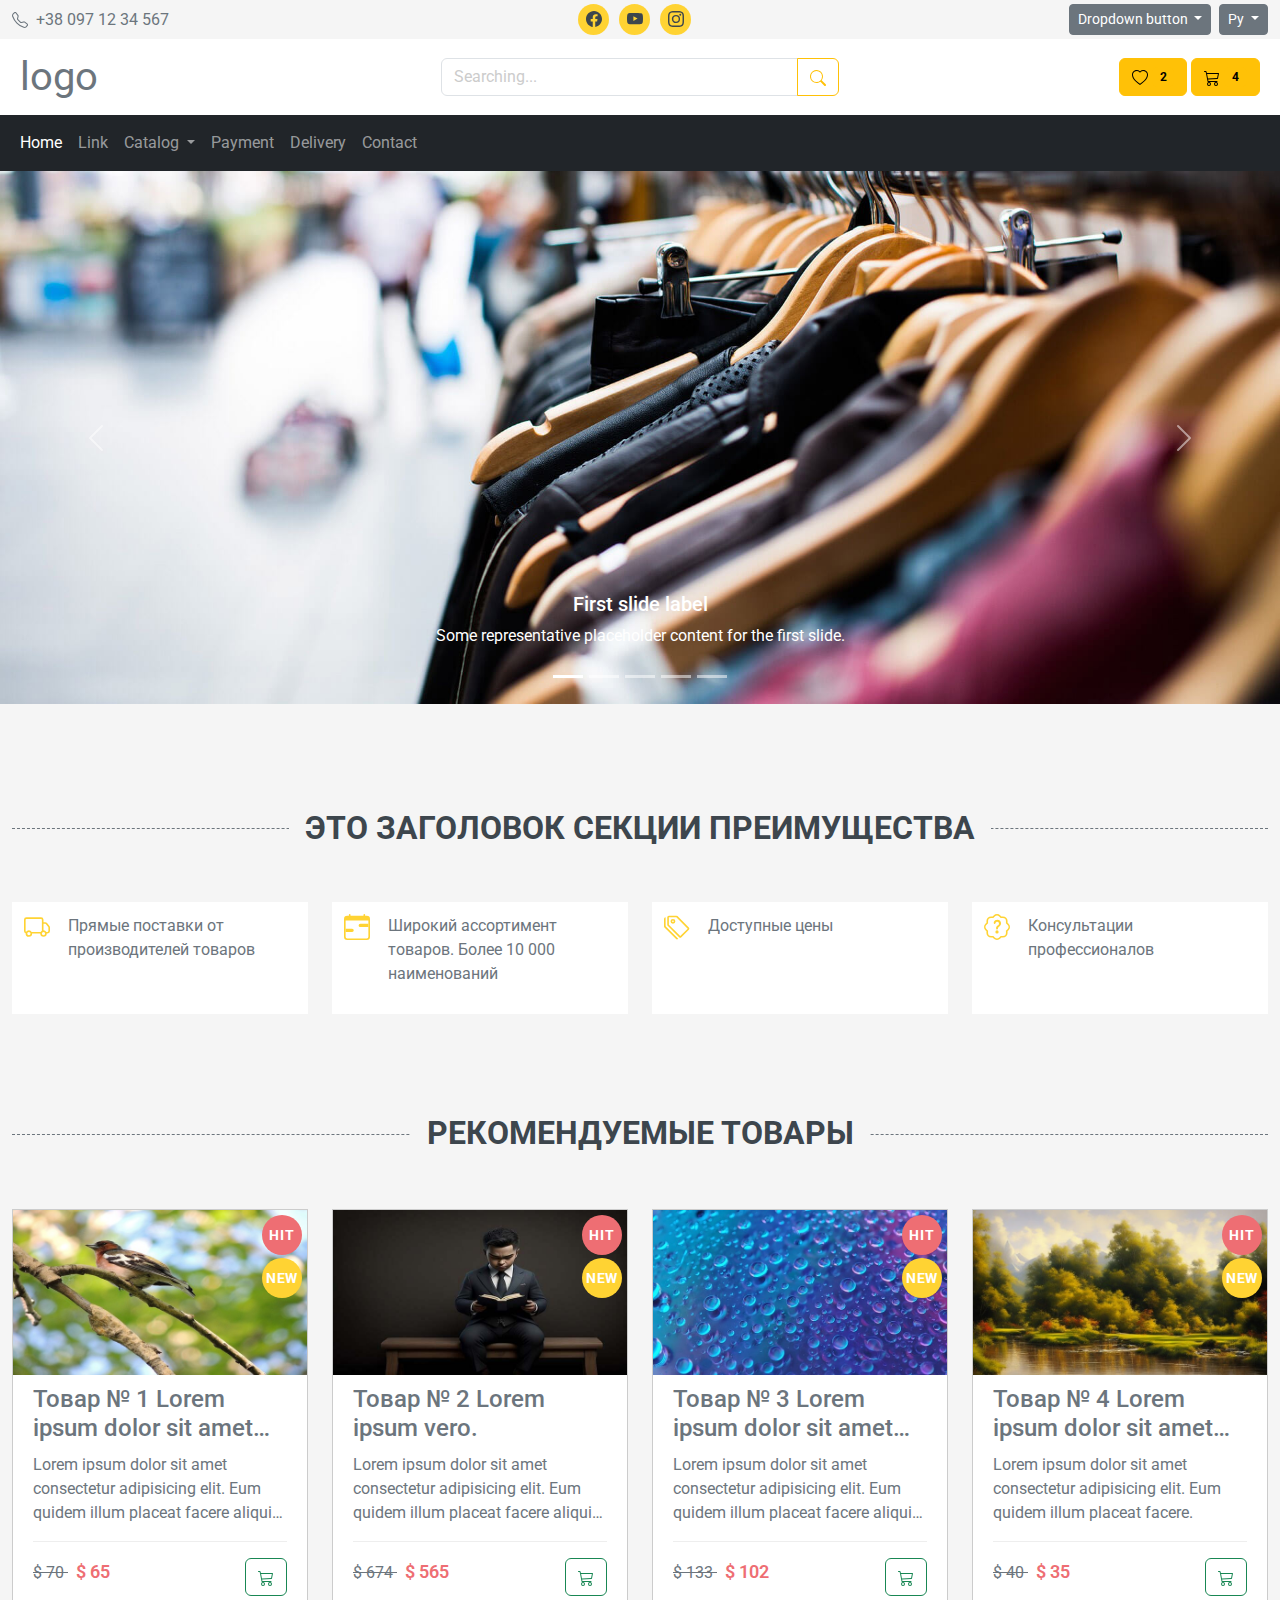
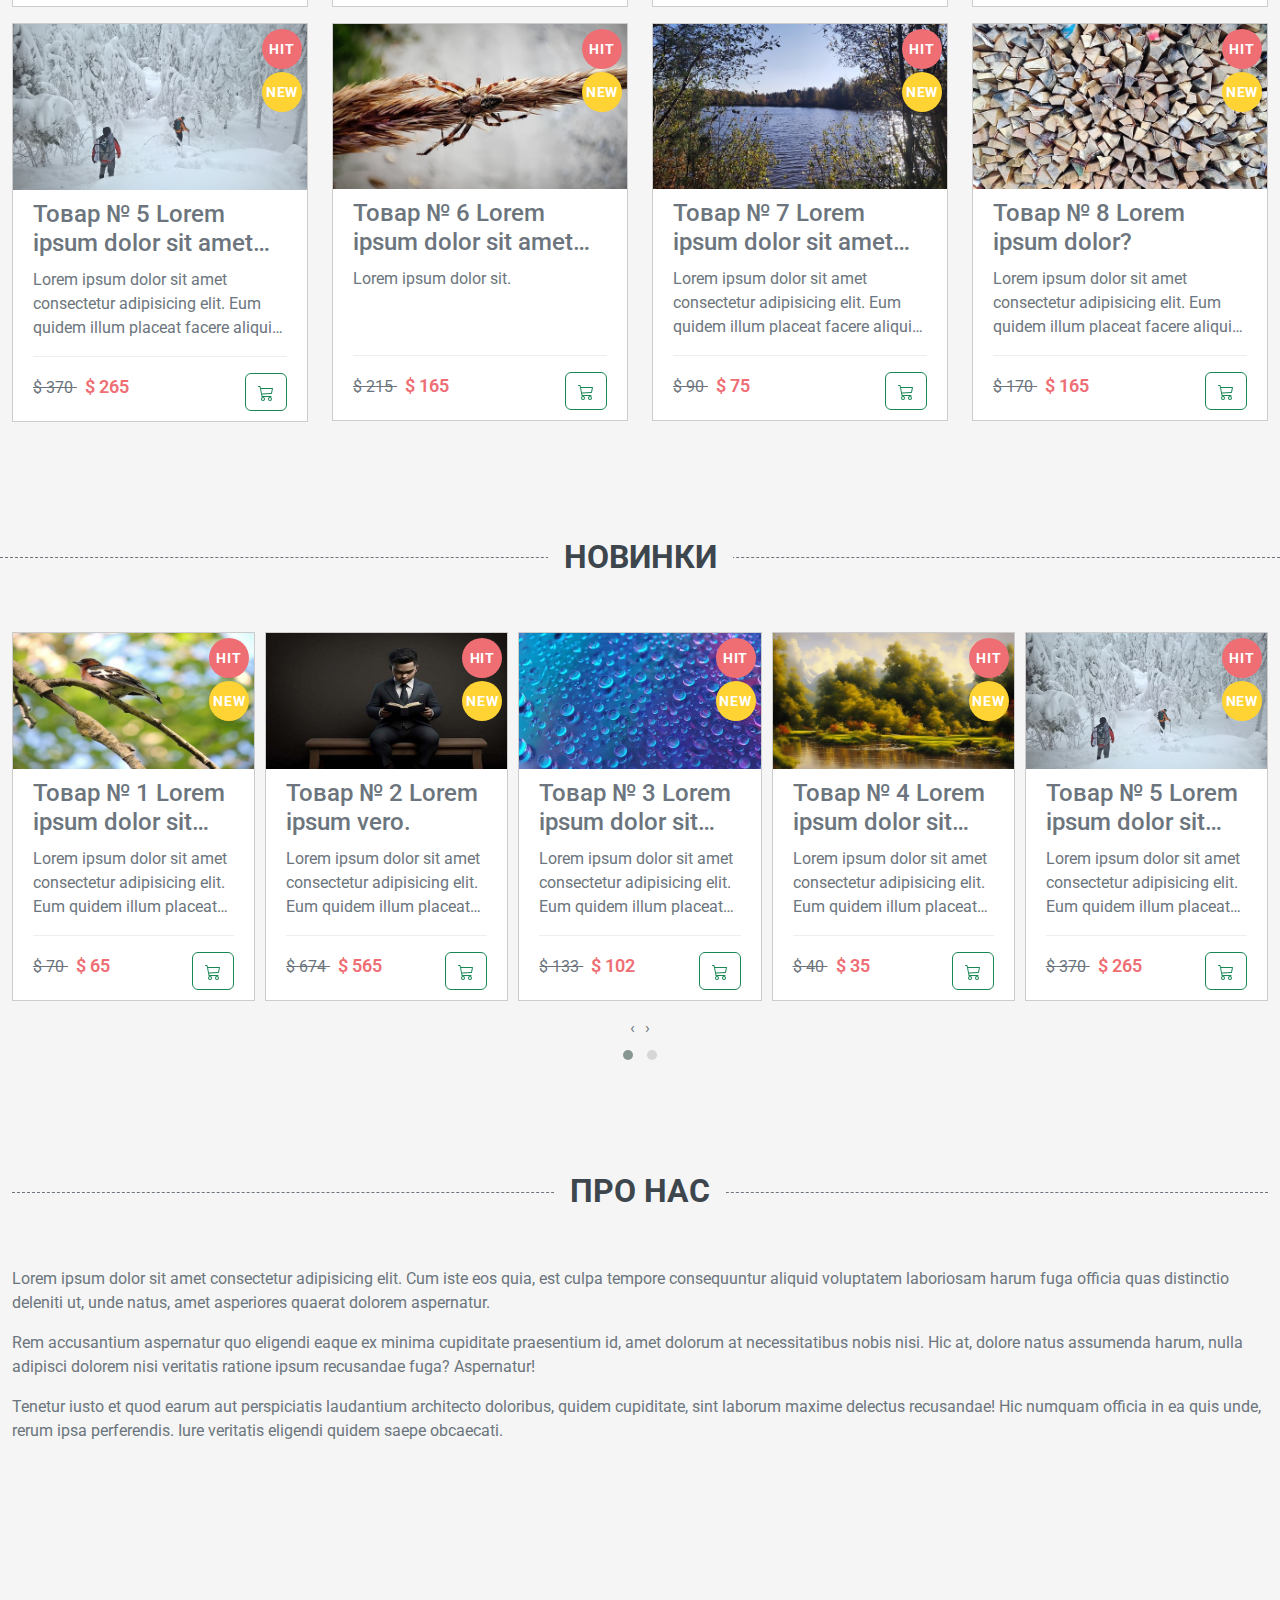
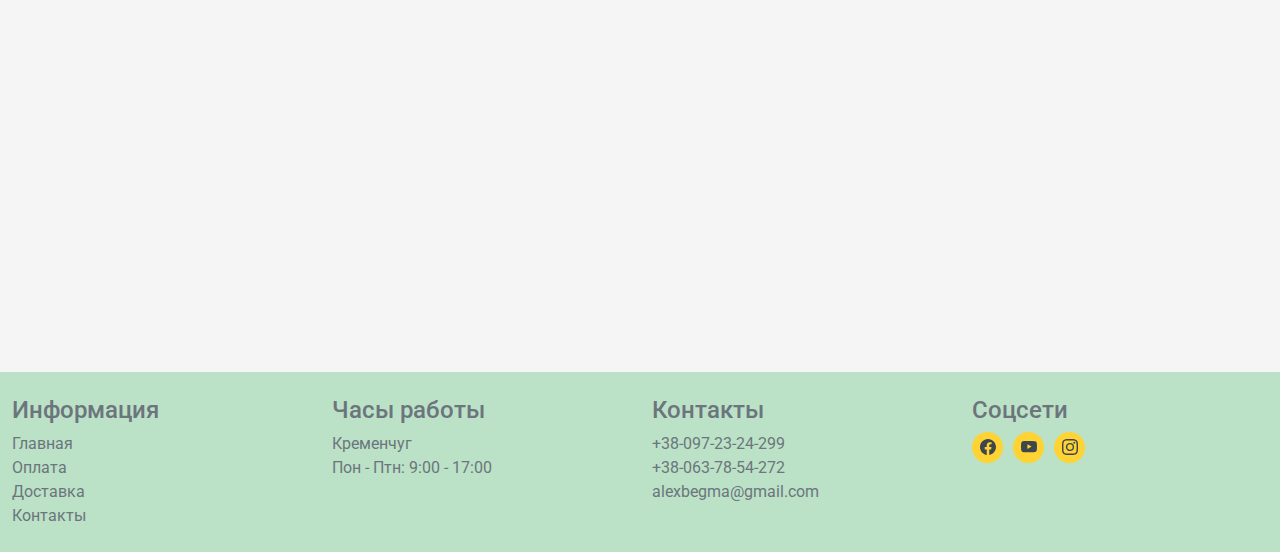
<file: index.html>
<!DOCTYPE html>
<html lang="ru">

<head>
  <meta charset="UTF-8">
  <meta name="viewport" content="width=device-width, initial-scale=1.0">
  <title>BBQ</title>
  <link rel="preconnect" href="https://fonts.googleapis.com">
  <link rel="preconnect" href="https://fonts.gstatic.com" crossorigin>
  <link
    href="https://fonts.googleapis.com/css2?family=Roboto:ital,wght@0,400;0,700;0,900;1,400;1,700;1,900&display=swap"
    rel="stylesheet">
  <link href="https://cdn.jsdelivr.net/npm/bootstrap@5.3.3/dist/css/bootstrap.min.css" rel="stylesheet"
    integrity="sha384-QWTKZyjpPEjISv5WaRU9OFeRpok6YctnYmDr5pNlyT2bRjXh0JMhjY6hW+ALEwIH" crossorigin="anonymous">

  <link rel="stylesheet" href="/assets/owlcarousel/owl.carousel.min.css">
  <link rel="stylesheet" href="/assets/owlcarousel/owl.theme.default.min.css">

  <link rel="shortcut icon" href="assets/images/favicons/hotdog_4882703.png" type="image/x-icon">
  <link rel="stylesheet" href="style.css">
</head>

<body>

  <header class="header">

    <!-- .header-top -->
    <div class="header-top py-1">
      <div class="container-fluid">
        <div class="row">
          <div class="col-6 col-sm-4">
            <div class="header-top-phone d-flex align-items-center h-100">
              <svg xmlns="http://www.w3.org/2000/svg" width="16" height="16" fill="currentColor" class="bi bi-telephone"
                viewBox="0 0 16 16">
                <path
                  d="M3.654 1.328a.678.678 0 0 0-1.015-.063L1.605 2.3c-.483.484-.661 1.169-.45 1.77a17.6 17.6 0 0 0 4.168 6.608 17.6 17.6 0 0 0 6.608 4.168c.601.211 1.286.033 1.77-.45l1.034-1.034a.678.678 0 0 0-.063-1.015l-2.307-1.794a.68.68 0 0 0-.58-.122l-2.19.547a1.75 1.75 0 0 1-1.657-.459L5.482 8.062a1.75 1.75 0 0 1-.46-1.657l.548-2.19a.68.68 0 0 0-.122-.58zM1.884.511a1.745 1.745 0 0 1 2.612.163L6.29 2.98c.329.423.445.974.315 1.494l-.547 2.19a.68.68 0 0 0 .178.643l2.457 2.457a.68.68 0 0 0 .644.178l2.189-.547a1.75 1.75 0 0 1 1.494.315l2.306 1.794c.829.645.905 1.87.163 2.611l-1.034 1.034c-.74.74-1.846 1.065-2.877.702a18.6 18.6 0 0 1-7.01-4.42 18.6 18.6 0 0 1-4.42-7.009c-.362-1.03-.037-2.137.703-2.877z" />
              </svg>
              <a href="tel:+380971234567" class=" d-none d-sm-block">
                <svg xmlns="http://www.w3.org/2000/svg" width="16" height="16" fill="currentColor"
                  class="bi bi-telephone-mobi" viewBox="0 0 16 16">
                  <path
                    d="M3.654 1.328a.678.678 0 0 0-1.015-.063L1.605 2.3c-.483.484-.661 1.169-.45 1.77a17.6 17.6 0 0 0 4.168 6.608 17.6 17.6 0 0 0 6.608 4.168c.601.211 1.286.033 1.77-.45l1.034-1.034a.678.678 0 0 0-.063-1.015l-2.307-1.794a.68.68 0 0 0-.58-.122l-2.19.547a1.75 1.75 0 0 1-1.657-.459L5.482 8.062a1.75 1.75 0 0 1-.46-1.657l.548-2.19a.68.68 0 0 0-.122-.58zM1.884.511a1.745 1.745 0 0 1 2.612.163L6.29 2.98c.329.423.445.974.315 1.494l-.547 2.19a.68.68 0 0 0 .178.643l2.457 2.457a.68.68 0 0 0 .644.178l2.189-.547a1.75 1.75 0 0 1 1.494.315l2.306 1.794c.829.645.905 1.87.163 2.611l-1.034 1.034c-.74.74-1.846 1.065-2.877.702a18.6 18.6 0 0 1-7.01-4.42 18.6 18.6 0 0 1-4.42-7.009c-.362-1.03-.037-2.137.703-2.877z" />
                </svg>+38 097 12 34 567</a>
            </div>
          </div>
          <div class="col-sm-4 d-none d-sm-block">
            <ul class="social-icons d-flex justify-content-center">
              <li><a href="" class="social-icons-link">
                  <svg xmlns="http://www.w3.org/2000/svg" width="16" height="16" fill="currentColor"
                    class="bi bi-facebook" viewBox="0 0 16 16">
                    <path
                      d="M16 8.049c0-4.446-3.582-8.05-8-8.05C3.58 0-.002 3.603-.002 8.05c0 4.017 2.926 7.347 6.75 7.951v-5.625h-2.03V8.05H6.75V6.275c0-2.017 1.195-3.131 3.022-3.131.876 0 1.791.157 1.791.157v1.98h-1.009c-.993 0-1.303.621-1.303 1.258v1.51h2.218l-.354 2.326H9.25V16c3.824-.604 6.75-3.934 6.75-7.951" />
                  </svg></a></li>
              <li><a href="" class="social-icons-link">
                  <svg xmlns="http://www.w3.org/2000/svg" width="16" height="16" fill="currentColor"
                    class="bi bi-youtube" viewBox="0 0 16 16">
                    <path
                      d="M8.051 1.999h.089c.822.003 4.987.033 6.11.335a2.01 2.01 0 0 1 1.415 1.42c.101.38.172.883.22 1.402l.01.104.022.26.008.104c.065.914.073 1.77.074 1.957v.075c-.001.194-.01 1.108-.082 2.06l-.008.105-.009.104c-.05.572-.124 1.14-.235 1.558a2.01 2.01 0 0 1-1.415 1.42c-1.16.312-5.569.334-6.18.335h-.142c-.309 0-1.587-.006-2.927-.052l-.17-.006-.087-.004-.171-.007-.171-.007c-1.11-.049-2.167-.128-2.654-.26a2.01 2.01 0 0 1-1.415-1.419c-.111-.417-.185-.986-.235-1.558L.09 9.82l-.008-.104A31 31 0 0 1 0 7.68v-.123c.002-.215.01-.958.064-1.778l.007-.103.003-.052.008-.104.022-.26.01-.104c.048-.519.119-1.023.22-1.402a2.01 2.01 0 0 1 1.415-1.42c.487-.13 1.544-.21 2.654-.26l.17-.007.172-.006.086-.003.171-.007A100 100 0 0 1 7.858 2zM6.4 5.209v4.818l4.157-2.408z" />
                  </svg></a></li>
              <li><a href="" class="social-icons-link">
                  <svg xmlns="http://www.w3.org/2000/svg" width="16" height="16" fill="currentColor"
                    class="bi bi-instagram" viewBox="0 0 16 16">
                    <path
                      d="M8 0C5.829 0 5.556.01 4.703.048 3.85.088 3.269.222 2.76.42a3.9 3.9 0 0 0-1.417.923A3.9 3.9 0 0 0 .42 2.76C.222 3.268.087 3.85.048 4.7.01 5.555 0 5.827 0 8.001c0 2.172.01 2.444.048 3.297.04.852.174 1.433.372 1.942.205.526.478.972.923 1.417.444.445.89.719 1.416.923.51.198 1.09.333 1.942.372C5.555 15.99 5.827 16 8 16s2.444-.01 3.298-.048c.851-.04 1.434-.174 1.943-.372a3.9 3.9 0 0 0 1.416-.923c.445-.445.718-.891.923-1.417.197-.509.332-1.09.372-1.942C15.99 10.445 16 10.173 16 8s-.01-2.445-.048-3.299c-.04-.851-.175-1.433-.372-1.941a3.9 3.9 0 0 0-.923-1.417A3.9 3.9 0 0 0 13.24.42c-.51-.198-1.092-.333-1.943-.372C10.443.01 10.172 0 7.998 0zm-.717 1.442h.718c2.136 0 2.389.007 3.232.046.78.035 1.204.166 1.486.275.373.145.64.319.92.599s.453.546.598.92c.11.281.24.705.275 1.485.039.843.047 1.096.047 3.231s-.008 2.389-.047 3.232c-.035.78-.166 1.203-.275 1.485a2.5 2.5 0 0 1-.599.919c-.28.28-.546.453-.92.598-.28.11-.704.24-1.485.276-.843.038-1.096.047-3.232.047s-2.39-.009-3.233-.047c-.78-.036-1.203-.166-1.485-.276a2.5 2.5 0 0 1-.92-.598 2.5 2.5 0 0 1-.6-.92c-.109-.281-.24-.705-.275-1.485-.038-.843-.046-1.096-.046-3.233s.008-2.388.046-3.231c.036-.78.166-1.204.276-1.486.145-.373.319-.64.599-.92s.546-.453.92-.598c.282-.11.705-.24 1.485-.276.738-.034 1.024-.044 2.515-.045zm4.988 1.328a.96.96 0 1 0 0 1.92.96.96 0 0 0 0-1.92m-4.27 1.122a4.109 4.109 0 1 0 0 8.217 4.109 4.109 0 0 0 0-8.217m0 1.441a2.667 2.667 0 1 1 0 5.334 2.667 2.667 0 0 1 0-5.334" />
                  </svg>
                </a></li>
            </ul>
          </div>
          <div class="col-6 col-sm-4 d-flex justify-content-end">
            <div class="btn-group">
              <div class="dropdown me-2">
                <button class="btn btn-secondary btn-sm dropdown-toggle" type="button" data-bs-toggle="dropdown"
                  aria-expanded="false">
                  Dropdown button
                </button>
                <ul class="dropdown-menu">
                  <li><a class="dropdown-item" href="#">Action</a></li>
                  <li><a class="dropdown-item" href="#">Another action</a></li>
                  <li><a class="dropdown-item" href="#">Something else here</a></li>
                </ul>
              </div>
              <div class="dropdown">
                <button class="btn btn-secondary btn-sm dropdown-toggle" type="button" data-bs-toggle="dropdown"
                  aria-expanded="false">
                  Ру
                </button>
                <ul class="dropdown-menu">
                  <li><a class="dropdown-item" href="#">Eng</a></li>
                </ul>
              </div>
            </div>
          </div>
        </div>
      </div>
    </div>

    <!-- .header-middle -->
    <div class="header-middle bg-white p-2">
      <div class="container-fluid">
        <div class="row align-items-center">
          <div class="col-md-4">
            <a href="index.html" class="header-logo fs-1">logo</a>
          </div>
          <div class="col-md-4 mb-2 mb-md-0">
            <form action="#">
              <div class="input-group">
                <input type="text" class="form-control" placeholder="Searching..." aria-label="Searching..."
                  aria-describedby="button-search">
                <button class="btn btn-outline-warning" type="submit" id="button-search">
                  <svg xmlns="http://www.w3.org/2000/svg" width="16" height="16" fill="currentColor"
                    class="bi bi-search" viewBox="0 0 16 16">
                    <path
                      d="M11.742 10.344a6.5 6.5 0 1 0-1.397 1.398h-.001q.044.06.098.115l3.85 3.85a1 1 0 0 0 1.415-1.414l-3.85-3.85a1 1 0 0 0-.115-.1zM12 6.5a5.5 5.5 0 1 1-11 0 5.5 5.5 0 0 1 11 0" />
                  </svg>
                </button>
              </div>
            </form>
          </div>
          <div class="col-md-4 cart-buttons text-end d-none d-lg-block">
            <a href="#" class="btn btn-warning">
              <svg xmlns="http://www.w3.org/2000/svg" width="16" height="16" fill="currentColor" class="bi bi-heart"
                viewBox="0 0 16 16">
                <path
                  d="m8 2.748-.717-.737C5.6.281 2.514.878 1.4 3.053c-.523 1.023-.641 2.5.314 4.385.92 1.815 2.834 3.989 6.286 6.357 3.452-2.368 5.365-4.542 6.286-6.357.955-1.886.838-3.362.314-4.385C13.486.878 10.4.28 8.717 2.01zM8 15C-7.333 4.868 3.279-3.04 7.824 1.143q.09.083.176.171a3 3 0 0 1 .176-.17C12.72-3.042 23.333 4.867 8 15" />
              </svg>
              <span class="badge text-bg-warning">2</span>
            </a>
            <button class="btn btn-warning" id="cart-open" type="button" data-bs-toggle="offcanvas-2"
              data-bs-target="#offcanvasCart" aria-controls="offcanvasCart">
              <svg xmlns="http://www.w3.org/2000/svg" width="16" height="16" fill="currentColor" class="bi bi-cart3"
                viewBox="0 0 16 16">
                <path
                  d="M0 1.5A.5.5 0 0 1 .5 1H2a.5.5 0 0 1 .485.379L2.89 3H14.5a.5.5 0 0 1 .49.598l-1 5a.5.5 0 0 1-.465.401l-9.397.472L4.415 11H13a.5.5 0 0 1 0 1H4a.5.5 0 0 1-.491-.408L2.01 3.607 1.61 2H.5a.5.5 0 0 1-.5-.5M3.102 4l.84 4.479 9.144-.459L13.89 4zM5 12a2 2 0 1 0 0 4 2 2 0 0 0 0-4m7 0a2 2 0 1 0 0 4 2 2 0 0 0 0-4m-7 1a1 1 0 1 1 0 2 1 1 0 0 1 0-2m7 0a1 1 0 1 1 0 2 1 1 0 0 1 0-2" />
              </svg>
              <span class="badge text-bg-warning">4</span>
            </button>
          </div>
        </div>
      </div>
    </div>

    <div class="offcanvas offcanvas-end" tabindex="-1" id="offcanvasCart" aria-labelledby="offcanvasCartLabel">
      <div class="offcanvas-header">
        <h5 class="offcanvas-title" id="offcanvasExampleLabel">Cart</h5>
        <button type="button" class="btn-close" data-bs-dismiss="offcanvas" aria-label="Close"></button>
      </div>
      <div class="offcanvas-body">
        <div class="table-responsive">
          <table class="table offcanvasCart-table">
            <tbody>
              <tr>
                <td class="product-img-td">
                  <a href="#">
                    <img class="image-dropdown" src="/assets/images/spider-8168560_640.jpg" alt="#">
                  </a>
                </td>
                <td>
                  <a href="#">Lorem ipsum dolor sit amet consectetur.</a>
                </td>
                <td>$ 65</td>
                <td>&times; 1</td>
                <td>
                  <button class="btn btn-dager">
                    <svg xmlns="http://www.w3.org/2000/svg" width="16" height="16" fill="currentColor"
                      class="bi bi-x-circle" viewBox="0 0 16 16">
                      <path d="M8 15A7 7 0 1 1 8 1a7 7 0 0 1 0 14m0 1A8 8 0 1 0 8 0a8 8 0 0 0 0 16" />
                      <path
                        d="M4.646 4.646a.5.5 0 0 1 .708 0L8 7.293l2.646-2.647a.5.5 0 0 1 .708.708L8.707 8l2.647 2.646a.5.5 0 0 1-.708.708L8 8.707l-2.646 2.647a.5.5 0 0 1-.708-.708L7.293 8 4.646 5.354a.5.5 0 0 1 0-.708" />
                    </svg>
                  </button>
                </td>
              </tr>
            </tbody>
            <tbody>
              <tr>
                <td class="product-img-td">
                  <a href="#">
                    <img src="/assets/images/droplets-8203505_640.jpg" alt="#">
                  </a>
                </td>
                <td>
                  <a href="#">Lorem ipsum dolor sit.</a>
                </td>
                <td>$ 95</td>
                <td>&times; 12</td>
                <td>
                  <button class="btn btn-dager">
                    <svg xmlns="http://www.w3.org/2000/svg" width="16" height="16" fill="currentColor"
                      class="bi bi-x-circle" viewBox="0 0 16 16">
                      <path d="M8 15A7 7 0 1 1 8 1a7 7 0 0 1 0 14m0 1A8 8 0 1 0 8 0a8 8 0 0 0 0 16" />
                      <path
                        d="M4.646 4.646a.5.5 0 0 1 .708 0L8 7.293l2.646-2.647a.5.5 0 0 1 .708.708L8.707 8l2.647 2.646a.5.5 0 0 1-.708.708L8 8.707l-2.646 2.647a.5.5 0 0 1-.708-.708L7.293 8 4.646 5.354a.5.5 0 0 1 0-.708" />
                    </svg>
                  </button>
                </td>
              </tr>
            </tbody>
            <tbody class="prod-cart-drop">
              <tr>
                <td class="product-img-td">
                  <a href="#">
                    <img src="/assets/images/snow-6060202_640.jpg" alt="#">
                  </a>
                </td>
                <td>
                  <a href="#">Lorem ipsum dolor sit amet.</a>
                </td>
                <td>$ 165</td>
                <td>&times; 3</td>
                <td>
                  <button class="btn btn-dager">
                    <svg xmlns="http://www.w3.org/2000/svg" width="16" height="16" fill="currentColor"
                      class="bi bi-x-circle" viewBox="0 0 16 16">
                      <path d="M8 15A7 7 0 1 1 8 1a7 7 0 0 1 0 14m0 1A8 8 0 1 0 8 0a8 8 0 0 0 0 16" />
                      <path
                        d="M4.646 4.646a.5.5 0 0 1 .708 0L8 7.293l2.646-2.647a.5.5 0 0 1 .708.708L8.707 8l2.647 2.646a.5.5 0 0 1-.708.708L8 8.707l-2.646 2.647a.5.5 0 0 1-.708-.708L7.293 8 4.646 5.354a.5.5 0 0 1 0-.708" />
                    </svg>
                  </button>
                </td>
              </tr>
            </tbody>
            <tfoot>
              <tr>
                <td class="text-end" colspan="4">Итого:</td>
                <td>$ 325</td>
              </tr>
            </tfoot>
          </table>
        </div>

        <a href="#" class="btn btn-outline-warning">Cart</a>
        <a href="#" class="btn btn-outline-warning">Checkout</a>

        <div class="dropdown mt-3">
          <button class="btn btn-secondary dropdown-toggle" type="button" data-bs-toggle="dropdown">
            Dropdown button
          </button>
          <ul class="dropdown-menu">
            <li><a class="dropdown-item closecart" href="#footer" data-href="footer">Footer</a></li>
            <li><a class="dropdown-item closecart" href="#about" data-href="about">About</a></li>
            <li><a class="dropdown-item closecart" href="#map" data-href="map">Map</a></li>
          </ul>
        </div>
      </div>
    </div>

  </header>

  <!-- .header-bottom -->
  <div class="header-bottom sticky-top" id="header-nav">
    <nav class="navbar navbar-expand-lg bg-dark" data-bs-theme="dark">
      <div class="container-fluid">
        <!-- <a class="navbar-brand" href="#">Navbar</a> -->
        <button class="navbar-toggler" type="button" data-bs-toggle="collapse" data-bs-target="#navbarSupportedContent"
          aria-controls="navbarSupportedContent" aria-expanded="false" aria-label="Toggle navigation">
          <span class="navbar-toggler-icon"></span>
        </button>
        <div class="collapse navbar-collapse" id="navbarSupportedContent">
          <ul class="navbar-nav me-auto mb-2 mb-lg-0">
            <li class="nav-item">
              <a class="nav-link active" aria-current="page" href="#">Home</a>
            </li>
            <li class="nav-item">
              <a class="nav-link" href="#">Link</a>
            </li>
            <li class="nav-item dropdown">
              <a class="nav-link dropdown-toggle" href="#" role="button" data-bs-toggle="dropdown"
                aria-expanded="false">
                Catalog
              </a>
              <ul class="dropdown-menu">
                <li><a class="dropdown-item" href="category.html">Barbecues</a></li>
                <li><a class="dropdown-item" href="category.html">Grils</a></li>
                <li><a class="dropdown-item" href="category.html">Accessories</a></li>
                <li><a class="dropdown-item" href="category.html">Components</a></li>
                <li>
                  <hr class="dropdown-divider">
                </li>
                <li><a class="dropdown-item" href="category.html">Something else here</a></li>
              </ul>
            </li>
            <li class="nav-item">
              <a class="nav-link" href="#">Payment</a>
            </li>
            <li class="nav-item">
              <a class="nav-link" href="#">Delivery</a>
            </li>
            <li class="nav-item">
              <a class="nav-link" href="#">Contact</a>
            </li>
          </ul>
          <!-- <form class="d-flex" role="search">
              <input class="form-control me-2" type="search" placeholder="Search" aria-label="Search">
              <button class="btn btn-outline-success" type="submit">Search</button>
            </form> -->
        </div>

        <div class="btn-mobi d-block d-lg-none">
          <a href="#" class="btn btn-warning">
            <svg xmlns="http://www.w3.org/2000/svg" width="16" height="16" fill="currentColor" class="bi bi-heart"
              viewBox="0 0 16 16">
              <path
                d="m8 2.748-.717-.737C5.6.281 2.514.878 1.4 3.053c-.523 1.023-.641 2.5.314 4.385.92 1.815 2.834 3.989 6.286 6.357 3.452-2.368 5.365-4.542 6.286-6.357.955-1.886.838-3.362.314-4.385C13.486.878 10.4.28 8.717 2.01zM8 15C-7.333 4.868 3.279-3.04 7.824 1.143q.09.083.176.171a3 3 0 0 1 .176-.17C12.72-3.042 23.333 4.867 8 15" />
            </svg>
            <span class="badge text-bg-warning">2</span>
          </a>
          <button class="btn btn-warning" type="button" data-bs-toggle="offcanvas" data-bs-target="#offcanvasCart"
            aria-controls="offcanvasCart">
            <svg xmlns="http://www.w3.org/2000/svg" width="16" height="16" fill="currentColor" class="bi bi-cart3"
              viewBox="0 0 16 16">
              <path
                d="M0 1.5A.5.5 0 0 1 .5 1H2a.5.5 0 0 1 .485.379L2.89 3H14.5a.5.5 0 0 1 .49.598l-1 5a.5.5 0 0 1-.465.401l-9.397.472L4.415 11H13a.5.5 0 0 1 0 1H4a.5.5 0 0 1-.491-.408L2.01 3.607 1.61 2H.5a.5.5 0 0 1-.5-.5M3.102 4l.84 4.479 9.144-.459L13.89 4zM5 12a2 2 0 1 0 0 4 2 2 0 0 0 0-4m7 0a2 2 0 1 0 0 4 2 2 0 0 0 0-4m-7 1a1 1 0 1 1 0 2 1 1 0 0 1 0-2m7 0a1 1 0 1 1 0 2 1 1 0 0 1 0-2" />
            </svg>
            <span class="badge text-bg-warning">4</span>
          </button>
        </div>

      </div>
    </nav>
  </div>

  <!-- main -->

  <main class="main">

    <div id="carouselExampleCaptions" class="carousel slide">
      <div class="carousel-indicators">
        <button type="button" data-bs-target="#carouselExampleCaptions" data-bs-slide-to="0" class="active"
          aria-current="true" aria-label="Slide 1"></button>
        <button type="button" data-bs-target="#carouselExampleCaptions" data-bs-slide-to="1"
          aria-label="Slide 2"></button>
        <button type="button" data-bs-target="#carouselExampleCaptions" data-bs-slide-to="2"
          aria-label="Slide 3"></button>
        <button type="button" data-bs-target="#carouselExampleCaptions" data-bs-slide-to="3"
          aria-label="Slide 4"></button>
        <button type="button" data-bs-target="#carouselExampleCaptions" data-bs-slide-to="4"
          aria-label="Slide 5"></button>
      </div>
      <div class="carousel-inner">
        <div class="carousel-item active">
          <img src="/assets/images/slider/1.jpg" class="d-block w-100" alt="...">
          <div class="carousel-caption d-none d-md-block">
            <h5>First slide label</h5>
            <p>Some representative placeholder content for the first slide.</p>
          </div>
        </div>
        <div class="carousel-item">
          <img src="/assets/images/slider/2.jpg" class="d-block w-100" alt="...">
          <div class="carousel-caption d-none d-md-block">
            <h5>Second slide label</h5>
            <p>Some representative placeholder content for the second slide.</p>
          </div>
        </div>
        <div class="carousel-item">
          <img src="/assets/images/slider/3.jpg" class="d-block w-100" alt="...">
          <div class="carousel-caption d-none d-md-block">
            <h5>Third slide label</h5>
            <p>Some representative placeholder content for the third slide.</p>
          </div>
        </div>
        <div class="carousel-item">
          <img src="/assets/images/slider/4.jpg" class="d-block w-100" alt="...">
          <div class="carousel-caption d-none d-md-block">
            <h5>Fourth slide label</h5>
            <p>Some representative placeholder content for the third slide.</p>
          </div>
        </div>
        <div class="carousel-item">
          <img src="/assets/images/slider/5.jpg" class="d-block w-100" alt="...">
          <div class="carousel-caption d-none d-md-block">
            <h5>Fifth slide label</h5>
            <p>Some representative placeholder content for the third slide.</p>
          </div>
        </div>
      </div>
      <button class="carousel-control-prev" type="button" data-bs-target="#carouselExampleCaptions"
        data-bs-slide="prev">
        <span class="carousel-control-prev-icon" aria-hidden="true"></span>
        <span class="visually-hidden">Previous</span>
      </button>
      <button class="carousel-control-next" type="button" data-bs-target="#carouselExampleCaptions"
        data-bs-slide="next">
        <span class="carousel-control-next-icon" aria-hidden="true"></span>
        <span class="visually-hidden">Next</span>
      </button>
    </div>

    <section class="advantages">
      <div class="container-fluid">
        <div class="row">
          <div class="col-12">
            <section class="section-title">
              <span>Это заголовок секции Преимущества</span>
            </section>
          </div>
        </div>

        <div class="row advantages__items gy-3">
          <div class="col-lg-3 col-sm-6">
            <div class="advantages__item d-flex flex-row h-100">
              <p class="advantages__icon"><svg xmlns="http://www.w3.org/2000/svg" width="26" height="26"
                  fill="currentColor" class="bi bi-truck" viewBox="0 0 16 16">
                  <path
                    d="M0 3.5A1.5 1.5 0 0 1 1.5 2h9A1.5 1.5 0 0 1 12 3.5V5h1.02a1.5 1.5 0 0 1 1.17.563l1.481 1.85a1.5 1.5 0 0 1 .329.938V10.5a1.5 1.5 0 0 1-1.5 1.5H14a2 2 0 1 1-4 0H5a2 2 0 1 1-3.998-.085A1.5 1.5 0 0 1 0 10.5zm1.294 7.456A2 2 0 0 1 4.732 11h5.536a2 2 0 0 1 .732-.732V3.5a.5.5 0 0 0-.5-.5h-9a.5.5 0 0 0-.5.5v7a.5.5 0 0 0 .294.456M12 10a2 2 0 0 1 1.732 1h.768a.5.5 0 0 0 .5-.5V8.35a.5.5 0 0 0-.11-.312l-1.48-1.85A.5.5 0 0 0 13.02 6H12zm-9 1a1 1 0 1 0 0 2 1 1 0 0 0 0-2m9 0a1 1 0 1 0 0 2 1 1 0 0 0 0-2" />
                </svg></p>
              <p>Прямые поставки от производителей товаров</p>
            </div>
          </div>
          <div class="col-lg-3 col-sm-6">
            <div class="advantages__item d-flex flex-row h-100">
              <p class="advantages__icon"><svg xmlns="http://www.w3.org/2000/svg" width="26" height="26"
                  fill="currentColor" class="bi bi-calendar-range" viewBox="0 0 16 16">
                  <path d="M9 7a1 1 0 0 1 1-1h5v2h-5a1 1 0 0 1-1-1M1 9h4a1 1 0 0 1 0 2H1z" />
                  <path
                    d="M3.5 0a.5.5 0 0 1 .5.5V1h8V.5a.5.5 0 0 1 1 0V1h1a2 2 0 0 1 2 2v11a2 2 0 0 1-2 2H2a2 2 0 0 1-2-2V3a2 2 0 0 1 2-2h1V.5a.5.5 0 0 1 .5-.5M1 4v10a1 1 0 0 0 1 1h12a1 1 0 0 0 1-1V4z" />
                </svg></p>
              <p>Широкий ассортимент товаров. Более 10 000 наименований</p>
            </div>
          </div>
          <div class="col-lg-3 col-sm-6">
            <div class="advantages__item d-flex flex-row h-100">
              <p class="advantages__icon"><svg xmlns="http://www.w3.org/2000/svg" width="26" height="26"
                  fill="currentColor" class="bi bi-tags" viewBox="0 0 16 16">
                  <path
                    d="M3 2v4.586l7 7L14.586 9l-7-7zM2 2a1 1 0 0 1 1-1h4.586a1 1 0 0 1 .707.293l7 7a1 1 0 0 1 0 1.414l-4.586 4.586a1 1 0 0 1-1.414 0l-7-7A1 1 0 0 1 2 6.586z" />
                  <path
                    d="M5.5 5a.5.5 0 1 1 0-1 .5.5 0 0 1 0 1m0 1a1.5 1.5 0 1 0 0-3 1.5 1.5 0 0 0 0 3M1 7.086a1 1 0 0 0 .293.707L8.75 15.25l-.043.043a1 1 0 0 1-1.414 0l-7-7A1 1 0 0 1 0 7.586V3a1 1 0 0 1 1-1z" />
                </svg></p>
              <p>Доступные цены</p>
            </div>
          </div>
          <div class="col-lg-3 col-sm-6">
            <div class="advantages__item d-flex flex-row h-100">
              <p class="advantages__icon"><svg xmlns="http://www.w3.org/2000/svg" width="26" height="26"
                  fill="currentColor" class="bi bi-patch-question" viewBox="0 0 16 16">
                  <path
                    d="M8.05 9.6c.336 0 .504-.24.554-.627.04-.534.198-.815.847-1.26.673-.475 1.049-1.09 1.049-1.986 0-1.325-.92-2.227-2.262-2.227-1.02 0-1.792.492-2.1 1.29A1.7 1.7 0 0 0 6 5.48c0 .393.203.64.545.64.272 0 .455-.147.564-.51.158-.592.525-.915 1.074-.915.61 0 1.03.446 1.03 1.084 0 .563-.208.885-.822 1.325-.619.433-.926.914-.926 1.64v.111c0 .428.208.745.585.745" />
                  <path
                    d="m10.273 2.513-.921-.944.715-.698.622.637.89-.011a2.89 2.89 0 0 1 2.924 2.924l-.01.89.636.622a2.89 2.89 0 0 1 0 4.134l-.637.622.011.89a2.89 2.89 0 0 1-2.924 2.924l-.89-.01-.622.636a2.89 2.89 0 0 1-4.134 0l-.622-.637-.89.011a2.89 2.89 0 0 1-2.924-2.924l.01-.89-.636-.622a2.89 2.89 0 0 1 0-4.134l.637-.622-.011-.89a2.89 2.89 0 0 1 2.924-2.924l.89.01.622-.636a2.89 2.89 0 0 1 4.134 0l-.715.698a1.89 1.89 0 0 0-2.704 0l-.92.944-1.32-.016a1.89 1.89 0 0 0-1.911 1.912l.016 1.318-.944.921a1.89 1.89 0 0 0 0 2.704l.944.92-.016 1.32a1.89 1.89 0 0 0 1.912 1.911l1.318-.016.921.944a1.89 1.89 0 0 0 2.704 0l.92-.944 1.32.016a1.89 1.89 0 0 0 1.911-1.912l-.016-1.318.944-.921a1.89 1.89 0 0 0 0-2.704l-.944-.92.016-1.32a1.89 1.89 0 0 0-1.912-1.911z" />
                  <path d="M7.001 11a1 1 0 1 1 2 0 1 1 0 0 1-2 0" />
                </svg></p>
              <p>Консультации профессионалов</p>
            </div>
          </div>
        </div>

      </div>
    </section>

    <section class="featured-products">
      <div class="container-fluid">
        <div class="row mb-5">
          <div class="col-12">
            <h2 class="section-title">
              <span>Рекомендуемые товары</span>
            </h2>
          </div>
        </div>

        <div class="row">

          <div class="col-lg-3 col-md-4 col-sm-6 mb-3">
            <div class="product-card">
              <div class="product-card-offer">
                <div class="offer-hit">Hit</div>
                <div class="offer-new">New</div>
              </div>
              <div class="product-thumb">
                <a href="product.html">
                  <img src="/assets/images/bird-6079394_640.jpg" class="col-12 col-md-4 col-md-4 col-sm-6" alt="">
                </a>
              </div>
              <div class="product-details">
                <h4>
                  <a href="product.html">Товар № 1 Lorem ipsum dolor sit amet consectetur adipisicing elit. Praesentium
                    corrupti eius esse neque! In et reiciendis voluptatibus vero?</a>
                </h4>
                <p class="product-excerpt">Lorem ipsum dolor sit amet consectetur adipisicing elit. Eum quidem illum
                  placeat facere aliquid ut voluptatum, eius vel, tempora pariatur excepturi odit. Lorem ipsum dolor sit
                  amet consectetur adipisicing elit. Eum quidem illum.</p>
                <div class="product-bottom-details d-flex justify-content-between">
                  <div class="prdouct-price">
                    <small>
                      $ 70
                    </small>
                    $ 65
                  </div>
                  <div class="product-links">
                    <a href="#" class="btn btn-outline-success   add-to-card">
                      <svg xmlns="http://www.w3.org/2000/svg" width="16" height="16" fill="currentColor"
                        class="bi bi-cart3" viewBox="0 0 16 16">
                        <path
                          d="M0 1.5A.5.5 0 0 1 .5 1H2a.5.5 0 0 1 .485.379L2.89 3H14.5a.5.5 0 0 1 .49.598l-1 5a.5.5 0 0 1-.465.401l-9.397.472L4.415 11H13a.5.5 0 0 1 0 1H4a.5.5 0 0 1-.491-.408L2.01 3.607 1.61 2H.5a.5.5 0 0 1-.5-.5M3.102 4l.84 4.479 9.144-.459L13.89 4zM5 12a2 2 0 1 0 0 4 2 2 0 0 0 0-4m7 0a2 2 0 1 0 0 4 2 2 0 0 0 0-4m-7 1a1 1 0 1 1 0 2 1 1 0 0 1 0-2m7 0a1 1 0 1 1 0 2 1 1 0 0 1 0-2" />
                      </svg>
                    </a>
                  </div>
                </div>
              </div>
            </div>
          </div>

          <div class="col-lg-3 col-md-4 col-sm-6 mb-3">
            <div class="product-card">
              <div class="product-card-offer">
                <div class="offer-hit">Hit</div>
                <div class="offer-new">New</div>
              </div>
              <div class="product-thumb">
                <a href="product.html">
                  <img src="/assets/images/child-7810863_640.jpg" class="col-12 col-md-4 col-md-4 col-sm-6" alt="">
                </a>
              </div>
              <div class="product-details">
                <h4>
                  <a href="product.html">Товар № 2 Lorem ipsum vero.</a>
                </h4>
                <p class="product-excerpt">Lorem ipsum dolor sit amet consectetur adipisicing elit. Eum quidem illum
                  placeat facere aliquid ut voluptatum, eius vel, tempora pariatur excepturi odit. Lorem ipsum dolor sit
                  amet consectetur adipisicing elit. Eum quidem illum.</p>
                <div class="product-bottom-details d-flex justify-content-between">
                  <div class="prdouct-price">
                    <small>
                      $ 674
                    </small>
                    $ 565
                  </div>
                  <div class="product-links">
                    <a href="#" class="btn btn-outline-success   add-to-card">
                      <svg xmlns="http://www.w3.org/2000/svg" width="16" height="16" fill="currentColor"
                        class="bi bi-cart3" viewBox="0 0 16 16">
                        <path
                          d="M0 1.5A.5.5 0 0 1 .5 1H2a.5.5 0 0 1 .485.379L2.89 3H14.5a.5.5 0 0 1 .49.598l-1 5a.5.5 0 0 1-.465.401l-9.397.472L4.415 11H13a.5.5 0 0 1 0 1H4a.5.5 0 0 1-.491-.408L2.01 3.607 1.61 2H.5a.5.5 0 0 1-.5-.5M3.102 4l.84 4.479 9.144-.459L13.89 4zM5 12a2 2 0 1 0 0 4 2 2 0 0 0 0-4m7 0a2 2 0 1 0 0 4 2 2 0 0 0 0-4m-7 1a1 1 0 1 1 0 2 1 1 0 0 1 0-2m7 0a1 1 0 1 1 0 2 1 1 0 0 1 0-2" />
                      </svg>
                    </a>
                  </div>
                </div>
              </div>
            </div>
          </div>

          <div class="col-lg-3 col-md-4 col-sm-6 mb-3">
            <div class="product-card">
              <div class="product-card-offer">
                <div class="offer-hit">Hit</div>
                <div class="offer-new">New</div>
              </div>
              <div class="product-thumb">
                <a href="product.html">
                  <img src="/assets/images/droplets-8203505_640.jpg" class="col-12 col-md-4 col-md-4 col-sm-6" alt="">
                </a>
              </div>
              <div class="product-details">
                <h4>
                  <a href="product.html">Товар № 3 Lorem ipsum dolor sit amet consectetur adipisicing elit. Praesentium
                    corrupti eius esse neque! In et reiciendis voluptatibus vero?</a>
                </h4>
                <p class="product-excerpt">Lorem ipsum dolor sit amet consectetur adipisicing elit. Eum quidem illum
                  placeat facere aliquid ut voluptatum, eius vel, tempora pariatur excepturi odit. Lorem ipsum dolor sit
                  amet consectetur adipisicing elit. Eum quidem illum.</p>
                <div class="product-bottom-details d-flex justify-content-between">
                  <div class="prdouct-price">
                    <small>
                      $ 133
                    </small>
                    $ 102
                  </div>
                  <div class="product-links">
                    <a href="#" class="btn btn-outline-success   add-to-card">
                      <svg xmlns="http://www.w3.org/2000/svg" width="16" height="16" fill="currentColor"
                        class="bi bi-cart3" viewBox="0 0 16 16">
                        <path
                          d="M0 1.5A.5.5 0 0 1 .5 1H2a.5.5 0 0 1 .485.379L2.89 3H14.5a.5.5 0 0 1 .49.598l-1 5a.5.5 0 0 1-.465.401l-9.397.472L4.415 11H13a.5.5 0 0 1 0 1H4a.5.5 0 0 1-.491-.408L2.01 3.607 1.61 2H.5a.5.5 0 0 1-.5-.5M3.102 4l.84 4.479 9.144-.459L13.89 4zM5 12a2 2 0 1 0 0 4 2 2 0 0 0 0-4m7 0a2 2 0 1 0 0 4 2 2 0 0 0 0-4m-7 1a1 1 0 1 1 0 2 1 1 0 0 1 0-2m7 0a1 1 0 1 1 0 2 1 1 0 0 1 0-2" />
                      </svg>
                    </a>
                  </div>
                </div>
              </div>
            </div>
          </div>

          <div class="col-lg-3 col-md-4 col-sm-6 mb-3">
            <div class="product-card">
              <div class="product-card-offer">
                <div class="offer-hit">Hit</div>
                <div class="offer-new">New</div>
              </div>
              <div class="product-thumb">
                <a href="product.html">
                  <img src="/assets/images/landscape-7655236_640.jpg" class="col-12 col-md-4 col-md-4 col-sm-6" alt="">
                </a>
              </div>
              <div class="product-details">
                <h4>
                  <a href="product.html">Товар № 4 Lorem ipsum dolor sit amet consectetur adipisicing elit. Praesentium
                    corrupti eius esse neque! In et reiciendis voluptatibus vero?</a>
                </h4>
                <p class="product-excerpt">Lorem ipsum dolor sit amet consectetur adipisicing elit. Eum quidem illum
                  placeat facere.</p>
                <div class="product-bottom-details d-flex justify-content-between">
                  <div class="prdouct-price">
                    <small>
                      $ 40
                    </small>
                    $ 35
                  </div>
                  <div class="product-links">
                    <a href="#" class="btn btn-outline-success   add-to-card">
                      <svg xmlns="http://www.w3.org/2000/svg" width="16" height="16" fill="currentColor"
                        class="bi bi-cart3" viewBox="0 0 16 16">
                        <path
                          d="M0 1.5A.5.5 0 0 1 .5 1H2a.5.5 0 0 1 .485.379L2.89 3H14.5a.5.5 0 0 1 .49.598l-1 5a.5.5 0 0 1-.465.401l-9.397.472L4.415 11H13a.5.5 0 0 1 0 1H4a.5.5 0 0 1-.491-.408L2.01 3.607 1.61 2H.5a.5.5 0 0 1-.5-.5M3.102 4l.84 4.479 9.144-.459L13.89 4zM5 12a2 2 0 1 0 0 4 2 2 0 0 0 0-4m7 0a2 2 0 1 0 0 4 2 2 0 0 0 0-4m-7 1a1 1 0 1 1 0 2 1 1 0 0 1 0-2m7 0a1 1 0 1 1 0 2 1 1 0 0 1 0-2" />
                      </svg>
                    </a>
                  </div>
                </div>
              </div>
            </div>
          </div>

          <div class="col-lg-3 col-md-4 col-sm-6 mb-3">
            <div class="product-card">
              <div class="product-card-offer">
                <div class="offer-hit">Hit</div>
                <div class="offer-new">New</div>
              </div>
              <div class="product-thumb">
                <a href="product.html">
                  <img src="/assets/images/snow-6060202_640.jpg" class="col-12 col-md-4 col-md-4 col-sm-6" alt="">
                </a>
              </div>
              <div class="product-details">
                <h4>
                  <a href="product.html">Товар № 5 Lorem ipsum dolor sit amet consectetur adipisicing elit. Praesentium
                    corrupti eius esse neque! In et reiciendis voluptatibus vero?</a>
                </h4>
                <p class="product-excerpt">Lorem ipsum dolor sit amet consectetur adipisicing elit. Eum quidem illum
                  placeat facere aliquid ut voluptatum, eius vel, tempora pariatur excepturi odit. Lorem ipsum dolor sit
                  amet consectetur adipisicing elit. Eum quidem illum.</p>
                <div class="product-bottom-details d-flex justify-content-between">
                  <div class="prdouct-price">
                    <small>
                      $ 370
                    </small>
                    $ 265
                  </div>
                  <div class="product-links">
                    <a href="#" class="btn btn-outline-success   add-to-card">
                      <svg xmlns="http://www.w3.org/2000/svg" width="16" height="16" fill="currentColor"
                        class="bi bi-cart3" viewBox="0 0 16 16">
                        <path
                          d="M0 1.5A.5.5 0 0 1 .5 1H2a.5.5 0 0 1 .485.379L2.89 3H14.5a.5.5 0 0 1 .49.598l-1 5a.5.5 0 0 1-.465.401l-9.397.472L4.415 11H13a.5.5 0 0 1 0 1H4a.5.5 0 0 1-.491-.408L2.01 3.607 1.61 2H.5a.5.5 0 0 1-.5-.5M3.102 4l.84 4.479 9.144-.459L13.89 4zM5 12a2 2 0 1 0 0 4 2 2 0 0 0 0-4m7 0a2 2 0 1 0 0 4 2 2 0 0 0 0-4m-7 1a1 1 0 1 1 0 2 1 1 0 0 1 0-2m7 0a1 1 0 1 1 0 2 1 1 0 0 1 0-2" />
                      </svg>
                    </a>
                  </div>
                </div>
              </div>
            </div>
          </div>

          <div class="col-lg-3 col-md-4 col-sm-6 mb-3">
            <div class="product-card">
              <div class="product-card-offer">
                <div class="offer-hit">Hit</div>
                <div class="offer-new">New</div>
              </div>
              <div class="product-thumb">
                <a href="product.html">
                  <img src="/assets/images/spider-8168560_640.jpg" class="col-12 col-md-4 col-md-4 col-sm-6" alt="">
                </a>
              </div>
              <div class="product-details">
                <h4>
                  <a href="product.html">Товар № 6 Lorem ipsum dolor sit amet consectetur adipisicing elit. Praesentium
                    corrupti eius esse neque! In et reiciendis voluptatibus vero?</a>
                </h4>
                <p class="product-excerpt">Lorem ipsum dolor sit.</p>
                <div class="product-bottom-details d-flex justify-content-between">
                  <div class="prdouct-price">
                    <small>
                      $ 215
                    </small>
                    $ 165
                  </div>
                  <div class="product-links">
                    <a href="#" class="btn btn-outline-success   add-to-card">
                      <svg xmlns="http://www.w3.org/2000/svg" width="16" height="16" fill="currentColor"
                        class="bi bi-cart3" viewBox="0 0 16 16">
                        <path
                          d="M0 1.5A.5.5 0 0 1 .5 1H2a.5.5 0 0 1 .485.379L2.89 3H14.5a.5.5 0 0 1 .49.598l-1 5a.5.5 0 0 1-.465.401l-9.397.472L4.415 11H13a.5.5 0 0 1 0 1H4a.5.5 0 0 1-.491-.408L2.01 3.607 1.61 2H.5a.5.5 0 0 1-.5-.5M3.102 4l.84 4.479 9.144-.459L13.89 4zM5 12a2 2 0 1 0 0 4 2 2 0 0 0 0-4m7 0a2 2 0 1 0 0 4 2 2 0 0 0 0-4m-7 1a1 1 0 1 1 0 2 1 1 0 0 1 0-2m7 0a1 1 0 1 1 0 2 1 1 0 0 1 0-2" />
                      </svg>
                    </a>
                  </div>
                </div>
              </div>
            </div>
          </div>

          <div class="col-lg-3 col-md-4 col-sm-6 mb-3">
            <div class="product-card">
              <div class="product-card-offer">
                <div class="offer-hit">Hit</div>
                <div class="offer-new">New</div>
              </div>
              <div class="product-thumb">
                <a href="product.html">
                  <img src="/assets/images/water-8164817_640.jpg" class="col-12 col-md-4 col-md-4 col-sm-6" alt="">
                </a>
              </div>
              <div class="product-details">
                <h4>
                  <a href="product.html">Товар № 7 Lorem ipsum dolor sit amet consectetur adipisicing elit. Praesentium
                    corrupti eius esse neque! In et reiciendis voluptatibus vero?</a>
                </h4>
                <p class="product-excerpt">Lorem ipsum dolor sit amet consectetur adipisicing elit. Eum quidem illum
                  placeat facere aliquid ut voluptatum, eius vel, tempora pariatur excepturi odit. Lorem ipsum dolor sit
                  amet consectetur adipisicing elit. Eum quidem illum.</p>
                <div class="product-bottom-details d-flex justify-content-between">
                  <div class="prdouct-price">
                    <small>
                      $ 90
                    </small>
                    $ 75
                  </div>
                  <div class="product-links">
                    <a href="#" class="btn btn-outline-success   add-to-card">
                      <svg xmlns="http://www.w3.org/2000/svg" width="16" height="16" fill="currentColor"
                        class="bi bi-cart3" viewBox="0 0 16 16">
                        <path
                          d="M0 1.5A.5.5 0 0 1 .5 1H2a.5.5 0 0 1 .485.379L2.89 3H14.5a.5.5 0 0 1 .49.598l-1 5a.5.5 0 0 1-.465.401l-9.397.472L4.415 11H13a.5.5 0 0 1 0 1H4a.5.5 0 0 1-.491-.408L2.01 3.607 1.61 2H.5a.5.5 0 0 1-.5-.5M3.102 4l.84 4.479 9.144-.459L13.89 4zM5 12a2 2 0 1 0 0 4 2 2 0 0 0 0-4m7 0a2 2 0 1 0 0 4 2 2 0 0 0 0-4m-7 1a1 1 0 1 1 0 2 1 1 0 0 1 0-2m7 0a1 1 0 1 1 0 2 1 1 0 0 1 0-2" />
                      </svg>
                    </a>
                  </div>
                </div>
              </div>
            </div>
          </div>

          <div class="col-lg-3 col-md-4 col-sm-6 mb-3">
            <div class="product-card">
              <div class="product-card-offer">
                <div class="offer-hit">Hit</div>
                <div class="offer-new">New</div>
              </div>
              <div class="product-thumb">
                <a href="product.html">
                  <img src="/assets/images/wood-8168588_640.jpg" class="col-12 col-md-4 col-md-4 col-sm-6" alt="">
                </a>
              </div>
              <div class="product-details">
                <h4>
                  <a href="product.html">Товар № 8 Lorem ipsum dolor?</a>
                </h4>
                <p class="product-excerpt">Lorem ipsum dolor sit amet consectetur adipisicing elit. Eum quidem illum
                  placeat facere aliquid ut voluptatum.</p>
                <div class="product-bottom-details d-flex justify-content-between">
                  <div class="prdouct-price">
                    <small>
                      $ 170
                    </small>
                    $ 165
                  </div>
                  <div class="product-links">
                    <a href="#" class="btn btn-outline-success   add-to-card">
                      <svg xmlns="http://www.w3.org/2000/svg" width="16" height="16" fill="currentColor"
                        class="bi bi-cart3" viewBox="0 0 16 16">
                        <path
                          d="M0 1.5A.5.5 0 0 1 .5 1H2a.5.5 0 0 1 .485.379L2.89 3H14.5a.5.5 0 0 1 .49.598l-1 5a.5.5 0 0 1-.465.401l-9.397.472L4.415 11H13a.5.5 0 0 1 0 1H4a.5.5 0 0 1-.491-.408L2.01 3.607 1.61 2H.5a.5.5 0 0 1-.5-.5M3.102 4l.84 4.479 9.144-.459L13.89 4zM5 12a2 2 0 1 0 0 4 2 2 0 0 0 0-4m7 0a2 2 0 1 0 0 4 2 2 0 0 0 0-4m-7 1a1 1 0 1 1 0 2 1 1 0 0 1 0-2m7 0a1 1 0 1 1 0 2 1 1 0 0 1 0-2" />
                      </svg>
                    </a>
                  </div>
                </div>
              </div>
            </div>
          </div>

        </div>

      </div>
    </section>

    <section class="new-products">
      <div class="container-fluid">
        <div class="row mb-5">
          <h2 class="section-title">
            <span>Новинки</span>
          </h2>
        </div>

        <div class="owl-carousel owl-carousel-full owl-theme">

          <div class="product-card">
            <div class="product-card-offer">
              <div class="offer-hit">Hit</div>
              <div class="offer-new">New</div>
            </div>
            <div class="product-thumb">
              <a href="product.html">
                <img src="/assets/images/bird-6079394_640.jpg" class="col-12 col-md-4 col-md-4 col-sm-6" alt="">
              </a>
            </div>
            <div class="product-details">
              <h4>
                <a href="product.html">Товар № 1 Lorem ipsum dolor sit amet consectetur adipisicing elit. Praesentium
                  corrupti eius esse neque! In et reiciendis voluptatibus vero?</a>
              </h4>
              <p class="product-excerpt">Lorem ipsum dolor sit amet consectetur adipisicing elit. Eum quidem illum
                placeat facere aliquid ut voluptatum, eius vel, tempora pariatur excepturi odit. Lorem ipsum dolor sit
                amet consectetur adipisicing elit. Eum quidem illum.</p>
              <div class="product-bottom-details d-flex justify-content-between">
                <div class="prdouct-price">
                  <small>
                    $ 70
                  </small>
                  $ 65
                </div>
                <div class="product-links">
                  <a href="#" class="btn btn-outline-success   add-to-card">
                    <svg xmlns="http://www.w3.org/2000/svg" width="16" height="16" fill="currentColor"
                      class="bi bi-cart3" viewBox="0 0 16 16">
                      <path
                        d="M0 1.5A.5.5 0 0 1 .5 1H2a.5.5 0 0 1 .485.379L2.89 3H14.5a.5.5 0 0 1 .49.598l-1 5a.5.5 0 0 1-.465.401l-9.397.472L4.415 11H13a.5.5 0 0 1 0 1H4a.5.5 0 0 1-.491-.408L2.01 3.607 1.61 2H.5a.5.5 0 0 1-.5-.5M3.102 4l.84 4.479 9.144-.459L13.89 4zM5 12a2 2 0 1 0 0 4 2 2 0 0 0 0-4m7 0a2 2 0 1 0 0 4 2 2 0 0 0 0-4m-7 1a1 1 0 1 1 0 2 1 1 0 0 1 0-2m7 0a1 1 0 1 1 0 2 1 1 0 0 1 0-2" />
                    </svg>
                  </a>
                </div>
              </div>
            </div>
          </div>
          <div class="product-card">
            <div class="product-card-offer">
              <div class="offer-hit">Hit</div>
              <div class="offer-new">New</div>
            </div>
            <div class="product-thumb">
              <a href="product.html">
                <img src="/assets/images/child-7810863_640.jpg" class="col-12 col-md-4 col-md-4 col-sm-6" alt="">
              </a>
            </div>
            <div class="product-details">
              <h4>
                <a href="product.html">Товар № 2 Lorem ipsum vero.</a>
              </h4>
              <p class="product-excerpt">Lorem ipsum dolor sit amet consectetur adipisicing elit. Eum quidem illum
                placeat facere aliquid ut voluptatum, eius vel, tempora pariatur excepturi odit. Lorem ipsum dolor sit
                amet consectetur adipisicing elit. Eum quidem illum.</p>
              <div class="product-bottom-details d-flex justify-content-between">
                <div class="prdouct-price">
                  <small>
                    $ 674
                  </small>
                  $ 565
                </div>
                <div class="product-links">
                  <a href="#" class="btn btn-outline-success   add-to-card">
                    <svg xmlns="http://www.w3.org/2000/svg" width="16" height="16" fill="currentColor"
                      class="bi bi-cart3" viewBox="0 0 16 16">
                      <path
                        d="M0 1.5A.5.5 0 0 1 .5 1H2a.5.5 0 0 1 .485.379L2.89 3H14.5a.5.5 0 0 1 .49.598l-1 5a.5.5 0 0 1-.465.401l-9.397.472L4.415 11H13a.5.5 0 0 1 0 1H4a.5.5 0 0 1-.491-.408L2.01 3.607 1.61 2H.5a.5.5 0 0 1-.5-.5M3.102 4l.84 4.479 9.144-.459L13.89 4zM5 12a2 2 0 1 0 0 4 2 2 0 0 0 0-4m7 0a2 2 0 1 0 0 4 2 2 0 0 0 0-4m-7 1a1 1 0 1 1 0 2 1 1 0 0 1 0-2m7 0a1 1 0 1 1 0 2 1 1 0 0 1 0-2" />
                    </svg>
                  </a>
                </div>
              </div>
            </div>
          </div>
          <div class="product-card">
            <div class="product-card-offer">
              <div class="offer-hit">Hit</div>
              <div class="offer-new">New</div>
            </div>
            <div class="product-thumb">
              <a href="product.html">
                <img src="/assets/images/droplets-8203505_640.jpg" class="col-12 col-md-4 col-md-4 col-sm-6" alt="">
              </a>
            </div>
            <div class="product-details">
              <h4>
                <a href="product.html">Товар № 3 Lorem ipsum dolor sit amet consectetur adipisicing elit. Praesentium
                  corrupti eius esse neque! In et reiciendis voluptatibus vero?</a>
              </h4>
              <p class="product-excerpt">Lorem ipsum dolor sit amet consectetur adipisicing elit. Eum quidem illum
                placeat facere aliquid ut voluptatum, eius vel, tempora pariatur excepturi odit. Lorem ipsum dolor sit
                amet consectetur adipisicing elit. Eum quidem illum.</p>
              <div class="product-bottom-details d-flex justify-content-between">
                <div class="prdouct-price">
                  <small>
                    $ 133
                  </small>
                  $ 102
                </div>
                <div class="product-links">
                  <a href="#" class="btn btn-outline-success   add-to-card">
                    <svg xmlns="http://www.w3.org/2000/svg" width="16" height="16" fill="currentColor"
                      class="bi bi-cart3" viewBox="0 0 16 16">
                      <path
                        d="M0 1.5A.5.5 0 0 1 .5 1H2a.5.5 0 0 1 .485.379L2.89 3H14.5a.5.5 0 0 1 .49.598l-1 5a.5.5 0 0 1-.465.401l-9.397.472L4.415 11H13a.5.5 0 0 1 0 1H4a.5.5 0 0 1-.491-.408L2.01 3.607 1.61 2H.5a.5.5 0 0 1-.5-.5M3.102 4l.84 4.479 9.144-.459L13.89 4zM5 12a2 2 0 1 0 0 4 2 2 0 0 0 0-4m7 0a2 2 0 1 0 0 4 2 2 0 0 0 0-4m-7 1a1 1 0 1 1 0 2 1 1 0 0 1 0-2m7 0a1 1 0 1 1 0 2 1 1 0 0 1 0-2" />
                    </svg>
                  </a>
                </div>
              </div>
            </div>
          </div>
          <div class="product-card">
            <div class="product-card-offer">
              <div class="offer-hit">Hit</div>
              <div class="offer-new">New</div>
            </div>
            <div class="product-thumb">
              <a href="product.html">
                <img src="/assets/images/landscape-7655236_640.jpg" class="col-12 col-md-4 col-md-4 col-sm-6" alt="">
              </a>
            </div>
            <div class="product-details">
              <h4>
                <a href="product.html">Товар № 4 Lorem ipsum dolor sit amet consectetur adipisicing elit. Praesentium
                  corrupti eius esse neque! In et reiciendis voluptatibus vero?</a>
              </h4>
              <p class="product-excerpt">Lorem ipsum dolor sit amet consectetur adipisicing elit. Eum quidem illum
                placeat facere.</p>
              <div class="product-bottom-details d-flex justify-content-between">
                <div class="prdouct-price">
                  <small>
                    $ 40
                  </small>
                  $ 35
                </div>
                <div class="product-links">
                  <a href="#" class="btn btn-outline-success   add-to-card">
                    <svg xmlns="http://www.w3.org/2000/svg" width="16" height="16" fill="currentColor"
                      class="bi bi-cart3" viewBox="0 0 16 16">
                      <path
                        d="M0 1.5A.5.5 0 0 1 .5 1H2a.5.5 0 0 1 .485.379L2.89 3H14.5a.5.5 0 0 1 .49.598l-1 5a.5.5 0 0 1-.465.401l-9.397.472L4.415 11H13a.5.5 0 0 1 0 1H4a.5.5 0 0 1-.491-.408L2.01 3.607 1.61 2H.5a.5.5 0 0 1-.5-.5M3.102 4l.84 4.479 9.144-.459L13.89 4zM5 12a2 2 0 1 0 0 4 2 2 0 0 0 0-4m7 0a2 2 0 1 0 0 4 2 2 0 0 0 0-4m-7 1a1 1 0 1 1 0 2 1 1 0 0 1 0-2m7 0a1 1 0 1 1 0 2 1 1 0 0 1 0-2" />
                    </svg>
                  </a>
                </div>
              </div>
            </div>
          </div>
          <div class="product-card">
            <div class="product-card-offer">
              <div class="offer-hit">Hit</div>
              <div class="offer-new">New</div>
            </div>
            <div class="product-thumb">
              <a href="product.html">
                <img src="/assets/images/snow-6060202_640.jpg" class="col-12 col-md-4 col-md-4 col-sm-6" alt="">
              </a>
            </div>
            <div class="product-details">
              <h4>
                <a href="product.html">Товар № 5 Lorem ipsum dolor sit amet consectetur adipisicing elit. Praesentium
                  corrupti eius esse neque! In et reiciendis voluptatibus vero?</a>
              </h4>
              <p class="product-excerpt">Lorem ipsum dolor sit amet consectetur adipisicing elit. Eum quidem illum
                placeat facere aliquid ut voluptatum, eius vel, tempora pariatur excepturi odit. Lorem ipsum dolor sit
                amet consectetur adipisicing elit. Eum quidem illum.</p>
              <div class="product-bottom-details d-flex justify-content-between">
                <div class="prdouct-price">
                  <small>
                    $ 370
                  </small>
                  $ 265
                </div>
                <div class="product-links">
                  <a href="#" class="btn btn-outline-success   add-to-card">
                    <svg xmlns="http://www.w3.org/2000/svg" width="16" height="16" fill="currentColor"
                      class="bi bi-cart3" viewBox="0 0 16 16">
                      <path
                        d="M0 1.5A.5.5 0 0 1 .5 1H2a.5.5 0 0 1 .485.379L2.89 3H14.5a.5.5 0 0 1 .49.598l-1 5a.5.5 0 0 1-.465.401l-9.397.472L4.415 11H13a.5.5 0 0 1 0 1H4a.5.5 0 0 1-.491-.408L2.01 3.607 1.61 2H.5a.5.5 0 0 1-.5-.5M3.102 4l.84 4.479 9.144-.459L13.89 4zM5 12a2 2 0 1 0 0 4 2 2 0 0 0 0-4m7 0a2 2 0 1 0 0 4 2 2 0 0 0 0-4m-7 1a1 1 0 1 1 0 2 1 1 0 0 1 0-2m7 0a1 1 0 1 1 0 2 1 1 0 0 1 0-2" />
                    </svg>
                  </a>
                </div>
              </div>
            </div>
          </div>
          <div class="product-card">
            <div class="product-card-offer">
              <div class="offer-hit">Hit</div>
              <div class="offer-new">New</div>
            </div>
            <div class="product-thumb">
              <a href="product.html">
                <img src="/assets/images/spider-8168560_640.jpg" class="col-12 col-md-4 col-md-4 col-sm-6" alt="">
              </a>
            </div>
            <div class="product-details">
              <h4>
                <a href="product.html">Товар № 6 Lorem ipsum dolor sit amet consectetur adipisicing elit. Praesentium
                  corrupti eius esse neque! In et reiciendis voluptatibus vero?</a>
              </h4>
              <p class="product-excerpt">Lorem ipsum dolor sit.</p>
              <div class="product-bottom-details d-flex justify-content-between">
                <div class="prdouct-price">
                  <small>
                    $ 215
                  </small>
                  $ 165
                </div>
                <div class="product-links">
                  <a href="#" class="btn btn-outline-success   add-to-card">
                    <svg xmlns="http://www.w3.org/2000/svg" width="16" height="16" fill="currentColor"
                      class="bi bi-cart3" viewBox="0 0 16 16">
                      <path
                        d="M0 1.5A.5.5 0 0 1 .5 1H2a.5.5 0 0 1 .485.379L2.89 3H14.5a.5.5 0 0 1 .49.598l-1 5a.5.5 0 0 1-.465.401l-9.397.472L4.415 11H13a.5.5 0 0 1 0 1H4a.5.5 0 0 1-.491-.408L2.01 3.607 1.61 2H.5a.5.5 0 0 1-.5-.5M3.102 4l.84 4.479 9.144-.459L13.89 4zM5 12a2 2 0 1 0 0 4 2 2 0 0 0 0-4m7 0a2 2 0 1 0 0 4 2 2 0 0 0 0-4m-7 1a1 1 0 1 1 0 2 1 1 0 0 1 0-2m7 0a1 1 0 1 1 0 2 1 1 0 0 1 0-2" />
                    </svg>
                  </a>
                </div>
              </div>
            </div>
          </div>
          <div class="product-card">
            <div class="product-card-offer">
              <div class="offer-hit">Hit</div>
              <div class="offer-new">New</div>
            </div>
            <div class="product-thumb">
              <a href="product.html">
                <img src="/assets/images/water-8164817_640.jpg" class="col-12 col-md-4 col-md-4 col-sm-6" alt="">
              </a>
            </div>
            <div class="product-details">
              <h4>
                <a href="product.html">Товар № 7 Lorem ipsum dolor sit amet consectetur adipisicing elit. Praesentium
                  corrupti eius esse neque! In et reiciendis voluptatibus vero?</a>
              </h4>
              <p class="product-excerpt">Lorem ipsum dolor sit amet consectetur adipisicing elit. Eum quidem illum
                placeat facere aliquid ut voluptatum, eius vel, tempora pariatur excepturi odit. Lorem ipsum dolor sit
                amet consectetur adipisicing elit. Eum quidem illum.</p>
              <div class="product-bottom-details d-flex justify-content-between">
                <div class="prdouct-price">
                  <small>
                    $ 90
                  </small>
                  $ 75
                </div>
                <div class="product-links">
                  <a href="#" class="btn btn-outline-success   add-to-card">
                    <svg xmlns="http://www.w3.org/2000/svg" width="16" height="16" fill="currentColor"
                      class="bi bi-cart3" viewBox="0 0 16 16">
                      <path
                        d="M0 1.5A.5.5 0 0 1 .5 1H2a.5.5 0 0 1 .485.379L2.89 3H14.5a.5.5 0 0 1 .49.598l-1 5a.5.5 0 0 1-.465.401l-9.397.472L4.415 11H13a.5.5 0 0 1 0 1H4a.5.5 0 0 1-.491-.408L2.01 3.607 1.61 2H.5a.5.5 0 0 1-.5-.5M3.102 4l.84 4.479 9.144-.459L13.89 4zM5 12a2 2 0 1 0 0 4 2 2 0 0 0 0-4m7 0a2 2 0 1 0 0 4 2 2 0 0 0 0-4m-7 1a1 1 0 1 1 0 2 1 1 0 0 1 0-2m7 0a1 1 0 1 1 0 2 1 1 0 0 1 0-2" />
                    </svg>
                  </a>
                </div>
              </div>
            </div>
          </div>
          <div class="product-card">
            <div class="product-card-offer">
              <div class="offer-hit">Hit</div>
              <div class="offer-new">New</div>
            </div>
            <div class="product-thumb">
              <a href="product.html">
                <img src="/assets/images/wood-8168588_640.jpg" class="col-12 col-md-4 col-md-4 col-sm-6" alt="">
              </a>
            </div>
            <div class="product-details">
              <h4>
                <a href="product.html">Товар № 8 Lorem ipsum dolor?</a>
              </h4>
              <p class="product-excerpt">Lorem ipsum dolor sit amet consectetur adipisicing elit. Eum quidem illum
                placeat facere aliquid ut voluptatum.</p>
              <div class="product-bottom-details d-flex justify-content-between">
                <div class="prdouct-price">
                  <small>
                    $ 170
                  </small>
                  $ 165
                </div>
                <div class="product-links">
                  <a href="#" class="btn btn-outline-success   add-to-card">
                    <svg xmlns="http://www.w3.org/2000/svg" width="16" height="16" fill="currentColor"
                      class="bi bi-cart3" viewBox="0 0 16 16">
                      <path
                        d="M0 1.5A.5.5 0 0 1 .5 1H2a.5.5 0 0 1 .485.379L2.89 3H14.5a.5.5 0 0 1 .49.598l-1 5a.5.5 0 0 1-.465.401l-9.397.472L4.415 11H13a.5.5 0 0 1 0 1H4a.5.5 0 0 1-.491-.408L2.01 3.607 1.61 2H.5a.5.5 0 0 1-.5-.5M3.102 4l.84 4.479 9.144-.459L13.89 4zM5 12a2 2 0 1 0 0 4 2 2 0 0 0 0-4m7 0a2 2 0 1 0 0 4 2 2 0 0 0 0-4m-7 1a1 1 0 1 1 0 2 1 1 0 0 1 0-2m7 0a1 1 0 1 1 0 2 1 1 0 0 1 0-2" />
                    </svg>
                  </a>
                </div>
              </div>
            </div>
          </div>

        </div>

      </div>
    </section>

    <section class="about-us" id="about">
      <div class="container-fluid">
        <div class="row mb-5">
          <div class="col-12">
            <h2 class="section-title">
              <span>Про нас</span>
            </h2>
          </div>
        </div>
        <div class="row">
          <div class="col-12">
            <p>Lorem ipsum dolor sit amet consectetur adipisicing elit. Cum iste eos quia, est culpa tempore
              consequuntur aliquid voluptatem laboriosam harum fuga officia quas distinctio deleniti ut, unde natus,
              amet asperiores quaerat dolorem aspernatur.</p>
            <p>Rem accusantium aspernatur quo eligendi eaque ex minima cupiditate praesentium id, amet dolorum at
              necessitatibus nobis nisi. Hic at, dolore natus assumenda harum, nulla adipisci dolorem nisi veritatis
              ratione ipsum recusandae fuga? Aspernatur!</p>
            <p>Tenetur iusto et quod earum aut perspiciatis laudantium architecto doloribus, quidem cupiditate, sint
              laborum maxime delectus recusandae! Hic numquam officia in ea quis unde, rerum ipsa perferendis. Iure
              veritatis eligendi quidem saepe obcaecati.</p>
          </div>
        </div>
      </div>
    </section>

    <iframe id="map"
      src="https://www.google.com/maps/embed?pb=!1m18!1m12!1m3!1d41802.63019753642!2d33.4331904!3d49.0930176!2m3!1f0!2f0!3f0!3m2!1i1024!2i768!4f13.1!3m3!1m2!1s0x40d7531bc32d6629%3A0xcdd30a6b5989dcf9!2z0JzRltGB0YzQutC40Lkg0KHQsNC0!5e0!3m2!1sru!2sua!4v1714976847237!5m2!1sru!2sua"
      width="100%" height="450" style="border:0; display: block;" allowfullscreen="" loading="lazy"
      referrerpolicy="no-referrer-when-downgrade"></iframe>

  </main>

  <footer class="footer" id="footer">
    <div class="container-fluid">
      <div class="row">
        <div class="col-md-3 col-6 col-12 mb-4 mt-4">
          <h4>Информация</h4>
          <ul class="list-unstyled">
            <li><a href="index.html">Главная</a></li>
            <li><a href="#">Оплата</a></li>
            <li><a href="#">Доставка</a></li>
            <li><a href="#">Контакты</a></li>
          </ul>
        </div>
        <div class="col-md-3 col-6 col-12 mb-4 mt-4">
          <h4>Часы работы</h4>
          <ul class="list-unstyled">
            <li><a href="index.html">Кременчуг</a></li>
            <li>Пон - Птн: 9:00 - 17:00</li>
          </ul>
        </div>
        <div class="col-md-3 col-6 col-12 mb-4 mt-4">
          <h4>Контакты</h4>
          <ul class="list-unstyled">
            <li><a href="tel:380972324299">+38-097-23-24-299</a></li>
            <li><a href="tel:380637854272">+38-063-78-54-272</a></li>
            <li><a href="mailto:alexbegma@gmail.com">alexbegma@gmail.com</a></li>
          </ul>
        </div>
        <div class="col-md-3 col-6 col-12 mb-4 mt-4">
          <h4>Соцсети</h4>
          <ul class="footer-social-icons">
            <li><a href="" class="social-icons-link">
                <svg xmlns="http://www.w3.org/2000/svg" width="16" height="16" fill="currentColor"
                  class="bi bi-facebook" viewBox="0 0 16 16">
                  <path
                    d="M16 8.049c0-4.446-3.582-8.05-8-8.05C3.58 0-.002 3.603-.002 8.05c0 4.017 2.926 7.347 6.75 7.951v-5.625h-2.03V8.05H6.75V6.275c0-2.017 1.195-3.131 3.022-3.131.876 0 1.791.157 1.791.157v1.98h-1.009c-.993 0-1.303.621-1.303 1.258v1.51h2.218l-.354 2.326H9.25V16c3.824-.604 6.75-3.934 6.75-7.951" />
                </svg></a></li>
            <li><a href="" class="social-icons-link">
                <svg xmlns="http://www.w3.org/2000/svg" width="16" height="16" fill="currentColor" class="bi bi-youtube"
                  viewBox="0 0 16 16">
                  <path
                    d="M8.051 1.999h.089c.822.003 4.987.033 6.11.335a2.01 2.01 0 0 1 1.415 1.42c.101.38.172.883.22 1.402l.01.104.022.26.008.104c.065.914.073 1.77.074 1.957v.075c-.001.194-.01 1.108-.082 2.06l-.008.105-.009.104c-.05.572-.124 1.14-.235 1.558a2.01 2.01 0 0 1-1.415 1.42c-1.16.312-5.569.334-6.18.335h-.142c-.309 0-1.587-.006-2.927-.052l-.17-.006-.087-.004-.171-.007-.171-.007c-1.11-.049-2.167-.128-2.654-.26a2.01 2.01 0 0 1-1.415-1.419c-.111-.417-.185-.986-.235-1.558L.09 9.82l-.008-.104A31 31 0 0 1 0 7.68v-.123c.002-.215.01-.958.064-1.778l.007-.103.003-.052.008-.104.022-.26.01-.104c.048-.519.119-1.023.22-1.402a2.01 2.01 0 0 1 1.415-1.42c.487-.13 1.544-.21 2.654-.26l.17-.007.172-.006.086-.003.171-.007A100 100 0 0 1 7.858 2zM6.4 5.209v4.818l4.157-2.408z" />
                </svg></a></li>
            <li><a href="" class="social-icons-link">
                <svg xmlns="http://www.w3.org/2000/svg" width="16" height="16" fill="currentColor"
                  class="bi bi-instagram" viewBox="0 0 16 16">
                  <path
                    d="M8 0C5.829 0 5.556.01 4.703.048 3.85.088 3.269.222 2.76.42a3.9 3.9 0 0 0-1.417.923A3.9 3.9 0 0 0 .42 2.76C.222 3.268.087 3.85.048 4.7.01 5.555 0 5.827 0 8.001c0 2.172.01 2.444.048 3.297.04.852.174 1.433.372 1.942.205.526.478.972.923 1.417.444.445.89.719 1.416.923.51.198 1.09.333 1.942.372C5.555 15.99 5.827 16 8 16s2.444-.01 3.298-.048c.851-.04 1.434-.174 1.943-.372a3.9 3.9 0 0 0 1.416-.923c.445-.445.718-.891.923-1.417.197-.509.332-1.09.372-1.942C15.99 10.445 16 10.173 16 8s-.01-2.445-.048-3.299c-.04-.851-.175-1.433-.372-1.941a3.9 3.9 0 0 0-.923-1.417A3.9 3.9 0 0 0 13.24.42c-.51-.198-1.092-.333-1.943-.372C10.443.01 10.172 0 7.998 0zm-.717 1.442h.718c2.136 0 2.389.007 3.232.046.78.035 1.204.166 1.486.275.373.145.64.319.92.599s.453.546.598.92c.11.281.24.705.275 1.485.039.843.047 1.096.047 3.231s-.008 2.389-.047 3.232c-.035.78-.166 1.203-.275 1.485a2.5 2.5 0 0 1-.599.919c-.28.28-.546.453-.92.598-.28.11-.704.24-1.485.276-.843.038-1.096.047-3.232.047s-2.39-.009-3.233-.047c-.78-.036-1.203-.166-1.485-.276a2.5 2.5 0 0 1-.92-.598 2.5 2.5 0 0 1-.6-.92c-.109-.281-.24-.705-.275-1.485-.038-.843-.046-1.096-.046-3.233s.008-2.388.046-3.231c.036-.78.166-1.204.276-1.486.145-.373.319-.64.599-.92s.546-.453.92-.598c.282-.11.705-.24 1.485-.276.738-.034 1.024-.044 2.515-.045zm4.988 1.328a.96.96 0 1 0 0 1.92.96.96 0 0 0 0-1.92m-4.27 1.122a4.109 4.109 0 1 0 0 8.217 4.109 4.109 0 0 0 0-8.217m0 1.441a2.667 2.667 0 1 1 0 5.334 2.667 2.667 0 0 1 0-5.334" />
                </svg>
              </a>
            </li>
          </ul>

        </div>
      </div>
    </div>
  </footer>

  <button id="to-top">
    <svg xmlns="http://www.w3.org/2000/svg" width="16" height="16" fill="currentColor" class="bi bi-arrow-up-square"
      viewBox="0 0 16 16">
      <path fill-rule="evenodd"
        d="M15 2a1 1 0 0 0-1-1H2a1 1 0 0 0-1 1v12a1 1 0 0 0 1 1h12a1 1 0 0 0 1-1zM0 2a2 2 0 0 1 2-2h12a2 2 0 0 1 2 2v12a2 2 0 0 1-2 2H2a2 2 0 0 1-2-2zm8.5 9.5a.5.5 0 0 1-1 0V5.707L5.354 7.854a.5.5 0 1 1-.708-.708l3-3a.5.5 0 0 1 .708 0l3 3a.5.5 0 0 1-.708.708L8.5 5.707z" />
    </svg>
  </button>

  <script src="https://cdnjs.cloudflare.com/ajax/libs/jquery/3.7.1/jquery.min.js"></script>

  <script src="https://cdn.jsdelivr.net/npm/@popperjs/core@2.11.8/dist/umd/popper.min.js"
    integrity="sha384-I7E8VVD/ismYTF4hNIPjVp/Zjvgyol6VFvRkX/vR+Vc4jQkC+hVqc2pM8ODewa9r"
    crossorigin="anonymous"></script>
  <script src="https://cdn.jsdelivr.net/npm/bootstrap@5.3.3/dist/js/bootstrap.bundle.min.js"
    integrity="sha384-YvpcrYf0tY3lHB60NNkmXc5s9fDVZLESaAA55NDzOxhy9GkcIdslK1eN7N6jIeHz"
    crossorigin="anonymous"></script>
  <script src="/assets/owlcarousel/owl.carousel.min.js"></script>
  <script src="assets/js/main.js"></script>

</body>

</html>
</file>
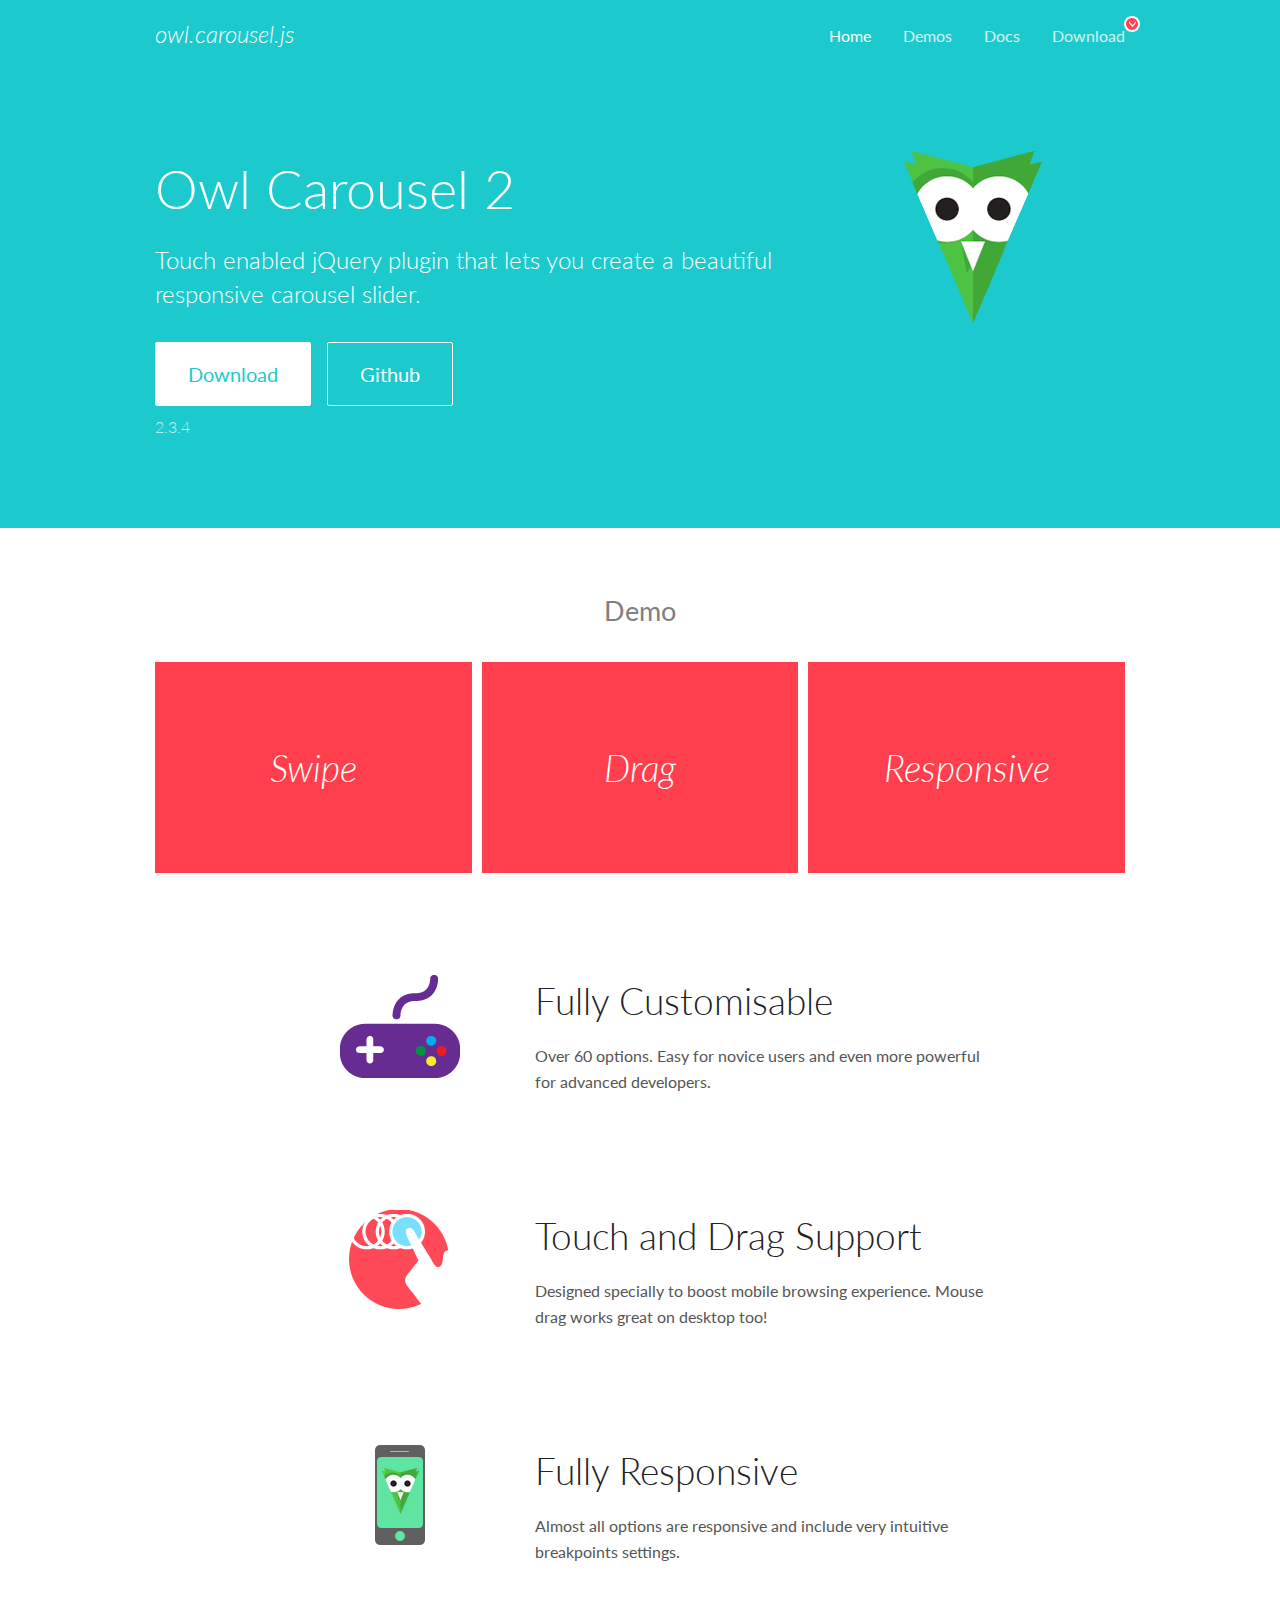
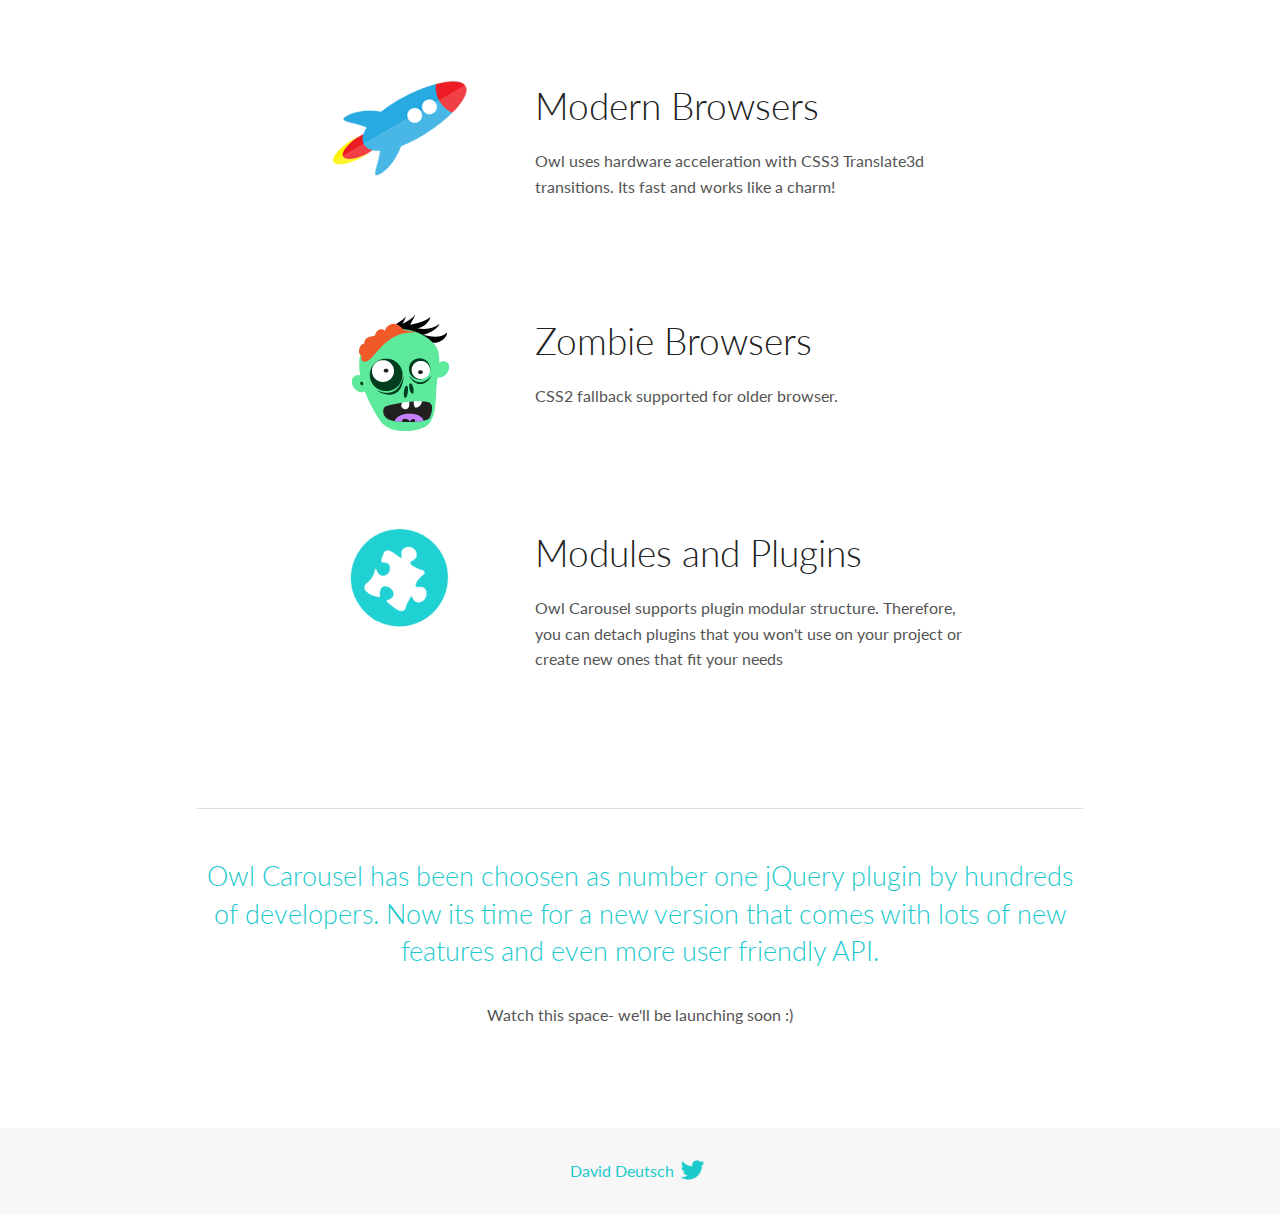
<file: assets/OwlCarousel2-2.3.4/docs/index.html>
<!DOCTYPE html>
<html lang="en">
  <head>

    <!-- head -->
    <meta charset="utf-8">
    <meta name="msapplication-tap-highlight" content="no" />
    <meta name="viewport" content="width=device-width, initial-scale=1.0" />
    <meta name="description" content="Touch enabled jQuery plugin that lets you create beautiful responsive carousel slider.">
    <meta name="author" content="David Deutsch">
    <title>
      Home | Owl Carousel | 2.3.4
    </title>

    <!-- Stylesheets -->
    <link href='https://fonts.googleapis.com/css?family=Lato:300,400,700,400italic,300italic' rel='stylesheet' type='text/css'>
    <link rel="stylesheet" href="assets/css/docs.theme.min.css">

    <!-- Owl Stylesheets -->
    <link rel="stylesheet" href="assets/owlcarousel/assets/owl.carousel.min.css">
    <link rel="stylesheet" href="assets/owlcarousel/assets/owl.theme.default.min.css">

    <!-- HTML5 shim and Respond.js IE8 support of HTML5 elements and media queries -->

    <!--[if lt IE 9]>
      <script src="https://oss.maxcdn.com/libs/html5shiv/3.7.0/html5shiv.js"></script>
      <script src="https://oss.maxcdn.com/libs/respond.js/1.3.0/respond.min.js"></script>
    <![endif]-->

    <!-- Favicons -->
    <link rel="apple-touch-icon-precomposed" sizes="144x144" href="assets/ico/apple-touch-icon-144-precomposed.png">
    <link rel="shortcut icon" href="assets/ico/favicon.png">
    <link rel="shortcut icon" href="favicon.ico">

    <!-- Yeah i know js should not be in header. Its required for demos.-->

    <!-- javascript -->
    <script src="assets/vendors/jquery.min.js"></script>
    <script src="assets/owlcarousel/owl.carousel.js"></script>
  </head>
  <body>

    <!-- header -->
    <header class="header">
      <div class="row">
        <div class="large-12 columns">
          <div class="brand left">
            <h3>
              <a href="/OwlCarousel2/">owl.carousel.js</a> 
            </h3>
          </div>
          <a id="toggle-nav" class="right">
            <span></span> <span></span> <span></span> 
          </a> 
          <div class="nav-bar">
            <ul class="clearfix">
              <li class="active">
                <a href="/OwlCarousel2/index.html">Home</a> 
              </li>
              <li> <a href="/OwlCarousel2/demos/demos.html">Demos</a>  </li>
              <li> <a href="/OwlCarousel2/docs/started-welcome.html">Docs</a>  </li>
              <li>
                <a href="https://github.com/OwlCarousel2/OwlCarousel2/archive/2.3.4.zip">Download</a> 
                <span class="download"></span> 
              </li>
            </ul>
          </div>
        </div>
      </div>
    </header>

    <!-- home panel -->
    <section id="hero">
      <div class="row">
        <div class="large-8 medium-8 columns">
          <h1>Owl Carousel 2</h1>
          <h4>Touch enabled jQuery plugin that lets you create a beautiful responsive carousel slider.</h4>
          <a href="https://github.com/OwlCarousel2/OwlCarousel2/archive/2.3.4.zip" class="hero-button">Download</a> 
          <a href="https://github.com/OwlCarousel2/OwlCarousel2" class="hero-button outline">Github</a> 
          <p>2.3.4</p>
        </div>
        <div class="large-4 medium-4 columns">
          <img class="owl-logo" src="assets/img/owl-logo.png" alt="mr. Owl">
        </div>
      </div>
    </section>

    <!-- body -->
    <div class="home-demo">
      <div class="row">
        <div class="large-12 columns">
          <h3>Demo</h3>
          <div class="owl-carousel">
            <div class="item">
              <h2>Swipe</h2>
            </div>
            <div class="item">
              <h2>Drag</h2>
            </div>
            <div class="item">
              <h2>Responsive</h2>
            </div>
            <div class="item">
              <h2>CSS3</h2>
            </div>
            <div class="item">
              <h2>Fast</h2>
            </div>
            <div class="item">
              <h2>Easy</h2>
            </div>
            <div class="item">
              <h2>Free</h2>
            </div>
            <div class="item">
              <h2>Upgradable</h2>
            </div>
            <div class="item">
              <h2>Tons of options</h2>
            </div>
            <div class="item">
              <h2>Infinity</h2>
            </div>
            <div class="item">
              <h2>Auto Width</h2>
            </div>
          </div>
        </div>
      </div>
    </div>
    <script>
      var owl = $('.owl-carousel');
      owl.owlCarousel({
        margin: 10,
        loop: true,
        responsive: {
          0: {
            items: 1
          },
          600: {
            items: 2
          },
          1000: {
            items: 3
          }
        }
      })
    </script>

    <!-- features -->
    <div id="features">
      <div class="row">
        <div class="small-12 medium-9 small-centered columns">
          <section class="row feature">
            <div class="medium-4 small-12 columns">
              <img src="assets/img/feature-options.png" alt="">
            </div>
            <div class="medium-8 small-12 columns">
              <h2>Fully Customisable</h2>
              <p>Over 60 options. Easy for novice users and even more powerful for advanced developers.</p>
            </div>
          </section>
          <section class="row feature">
            <div class="medium-4 small-12 columns">
              <img src="assets/img/feature-drag.png" alt="">
            </div>
            <div class="medium-8 small-12 columns">
              <h2>Touch and Drag Support</h2>
              <p>Designed specially to boost mobile browsing experience. Mouse drag works great on desktop too!</p>
            </div>
          </section>
          <section class="row feature">
            <div class="medium-4 small-12 columns">
              <img src="assets/img/feature-responsive.png" alt="">
            </div>
            <div class="medium-8 small-12 columns">
              <h2>Fully Responsive</h2>
              <p>Almost all options are responsive and include very intuitive breakpoints settings.</p>
            </div>
          </section>
          <section class="row feature">
            <div class="medium-4 small-12 columns">
              <img src="assets/img/feature-modern.png" alt="">
            </div>
            <div class="medium-8 small-12 columns">
              <h2>Modern Browsers</h2>
              <p>Owl uses hardware acceleration with CSS3 Translate3d transitions. Its fast and works like a charm! </p>
            </div>
          </section>
          <section class="row feature">
            <div class="medium-4 small-12 columns">
              <img src="assets/img/feature-zombie.png" alt="">
            </div>
            <div class="medium-8 small-12 columns">
              <h2>Zombie Browsers</h2>
              <p>CSS2 fallback supported for older browser.</p>
            </div>
          </section>
          <section class="row feature">
            <div class="medium-4 small-12 columns">
              <img src="assets/img/feature-module.png" alt="">
            </div>
            <div class="medium-8 small-12 columns">
              <h2>Modules and Plugins</h2>
              <p>Owl Carousel supports plugin modular structure. Therefore, you can detach plugins that you won&#x27;t use on your project or create new ones that fit your needs</p>
            </div>
          </section>
        </div>
      </div>
    </div>

    <!-- footer -->
    <section id="teaser-text">
      <div class="row">
        <div class="small-12 medium-11 small-centered columns">
          <hr>
          <h3 id="owl-carousel-has-been-choosen-as-number-one-jquery-plugin-by-hundreds-of-developers-now-its-time-for-a-new-version-that-comes-with-lots-of-new-features-and-even-more-user-friendly-api-">Owl Carousel has been choosen as number one jQuery plugin by hundreds of developers. Now its time for a new version that comes with lots of new features and even more user friendly API.</h3>
          <p>Watch this space- we&#39;ll be launching soon :)</p>
        </div>
      </div>
    </section>

    <!-- footer -->
    <footer class="footer">
      <div class="row">
        <div class="large-12 columns">
          <h5>
            <a href="/OwlCarousel2/docs/support-contact.html">David Deutsch</a> 
            <a id="custom-tweet-button" href="https://twitter.com/share?url=https://github.com/OwlCarousel2/OwlCarousel2&text=Owl Carousel - This is so awesome! " target="_blank"></a> 
          </h5>
        </div>
      </div>
    </footer>

    <!-- vendors -->
    <script src="assets/vendors/highlight.js"></script>
    <script src="assets/js/app.js"></script>
  </body>
</html>
</file>
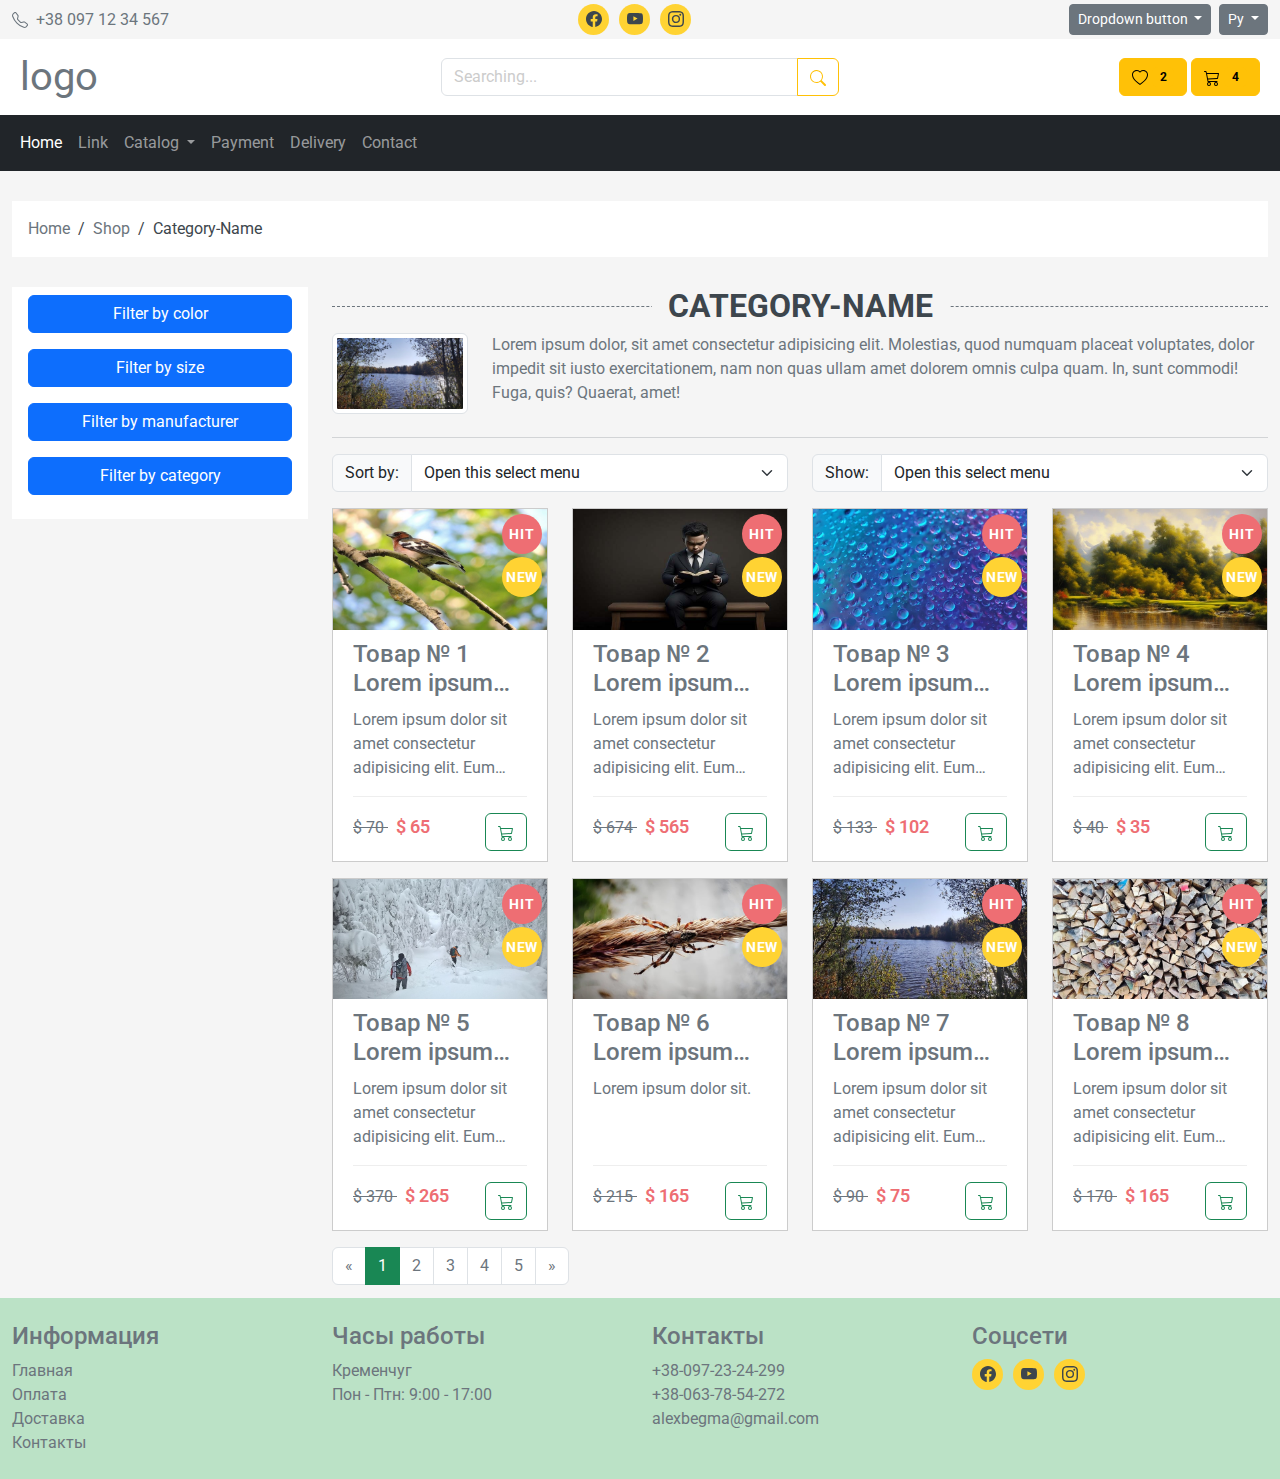
<file: category.html>
<!DOCTYPE html>
<html lang="ru">

<head>
  <meta charset="UTF-8">
  <meta name="viewport" content="width=device-width, initial-scale=1.0">
  <title>Category</title>
  <link rel="preconnect" href="https://fonts.googleapis.com">
  <link rel="preconnect" href="https://fonts.gstatic.com" crossorigin>
  <link
    href="https://fonts.googleapis.com/css2?family=Roboto:ital,wght@0,400;0,700;0,900;1,400;1,700;1,900&display=swap"
    rel="stylesheet">
  <link href="https://cdn.jsdelivr.net/npm/bootstrap@5.3.3/dist/css/bootstrap.min.css" rel="stylesheet"
    integrity="sha384-QWTKZyjpPEjISv5WaRU9OFeRpok6YctnYmDr5pNlyT2bRjXh0JMhjY6hW+ALEwIH" crossorigin="anonymous">

  <link rel="stylesheet" href="/assets/owlcarousel/owl.carousel.min.css">
  <link rel="stylesheet" href="/assets/owlcarousel/owl.theme.default.min.css">

  <link rel="shortcut icon" href="assets/images/favicons/hotdog_4882703.png" type="image/x-icon">
  <link rel="stylesheet" href="style.css">
</head>

<body>

  <header class="header">

    <!-- .header-top -->
    <div class="header-top py-1">
      <div class="container-fluid">
        <div class="row">
          <div class="col-6 col-sm-4">
            <div class="header-top-phone d-flex align-items-center h-100">
              <svg xmlns="http://www.w3.org/2000/svg" width="16" height="16" fill="currentColor" class="bi bi-telephone"
                viewBox="0 0 16 16">
                <path
                  d="M3.654 1.328a.678.678 0 0 0-1.015-.063L1.605 2.3c-.483.484-.661 1.169-.45 1.77a17.6 17.6 0 0 0 4.168 6.608 17.6 17.6 0 0 0 6.608 4.168c.601.211 1.286.033 1.77-.45l1.034-1.034a.678.678 0 0 0-.063-1.015l-2.307-1.794a.68.68 0 0 0-.58-.122l-2.19.547a1.75 1.75 0 0 1-1.657-.459L5.482 8.062a1.75 1.75 0 0 1-.46-1.657l.548-2.19a.68.68 0 0 0-.122-.58zM1.884.511a1.745 1.745 0 0 1 2.612.163L6.29 2.98c.329.423.445.974.315 1.494l-.547 2.19a.68.68 0 0 0 .178.643l2.457 2.457a.68.68 0 0 0 .644.178l2.189-.547a1.75 1.75 0 0 1 1.494.315l2.306 1.794c.829.645.905 1.87.163 2.611l-1.034 1.034c-.74.74-1.846 1.065-2.877.702a18.6 18.6 0 0 1-7.01-4.42 18.6 18.6 0 0 1-4.42-7.009c-.362-1.03-.037-2.137.703-2.877z" />
              </svg>
              <a href="tel:+380971234567" class=" d-none d-sm-block">
                <svg xmlns="http://www.w3.org/2000/svg" width="16" height="16" fill="currentColor"
                  class="bi bi-telephone-mobi" viewBox="0 0 16 16">
                  <path
                    d="M3.654 1.328a.678.678 0 0 0-1.015-.063L1.605 2.3c-.483.484-.661 1.169-.45 1.77a17.6 17.6 0 0 0 4.168 6.608 17.6 17.6 0 0 0 6.608 4.168c.601.211 1.286.033 1.77-.45l1.034-1.034a.678.678 0 0 0-.063-1.015l-2.307-1.794a.68.68 0 0 0-.58-.122l-2.19.547a1.75 1.75 0 0 1-1.657-.459L5.482 8.062a1.75 1.75 0 0 1-.46-1.657l.548-2.19a.68.68 0 0 0-.122-.58zM1.884.511a1.745 1.745 0 0 1 2.612.163L6.29 2.98c.329.423.445.974.315 1.494l-.547 2.19a.68.68 0 0 0 .178.643l2.457 2.457a.68.68 0 0 0 .644.178l2.189-.547a1.75 1.75 0 0 1 1.494.315l2.306 1.794c.829.645.905 1.87.163 2.611l-1.034 1.034c-.74.74-1.846 1.065-2.877.702a18.6 18.6 0 0 1-7.01-4.42 18.6 18.6 0 0 1-4.42-7.009c-.362-1.03-.037-2.137.703-2.877z" />
                </svg>+38 097 12 34 567</a>
            </div>
          </div>
          <div class="col-sm-4 d-none d-sm-block">
            <ul class="social-icons d-flex justify-content-center">
              <li><a href="" class="social-icons-link">
                  <svg xmlns="http://www.w3.org/2000/svg" width="16" height="16" fill="currentColor"
                    class="bi bi-facebook" viewBox="0 0 16 16">
                    <path
                      d="M16 8.049c0-4.446-3.582-8.05-8-8.05C3.58 0-.002 3.603-.002 8.05c0 4.017 2.926 7.347 6.75 7.951v-5.625h-2.03V8.05H6.75V6.275c0-2.017 1.195-3.131 3.022-3.131.876 0 1.791.157 1.791.157v1.98h-1.009c-.993 0-1.303.621-1.303 1.258v1.51h2.218l-.354 2.326H9.25V16c3.824-.604 6.75-3.934 6.75-7.951" />
                  </svg></a></li>
              <li><a href="" class="social-icons-link">
                  <svg xmlns="http://www.w3.org/2000/svg" width="16" height="16" fill="currentColor"
                    class="bi bi-youtube" viewBox="0 0 16 16">
                    <path
                      d="M8.051 1.999h.089c.822.003 4.987.033 6.11.335a2.01 2.01 0 0 1 1.415 1.42c.101.38.172.883.22 1.402l.01.104.022.26.008.104c.065.914.073 1.77.074 1.957v.075c-.001.194-.01 1.108-.082 2.06l-.008.105-.009.104c-.05.572-.124 1.14-.235 1.558a2.01 2.01 0 0 1-1.415 1.42c-1.16.312-5.569.334-6.18.335h-.142c-.309 0-1.587-.006-2.927-.052l-.17-.006-.087-.004-.171-.007-.171-.007c-1.11-.049-2.167-.128-2.654-.26a2.01 2.01 0 0 1-1.415-1.419c-.111-.417-.185-.986-.235-1.558L.09 9.82l-.008-.104A31 31 0 0 1 0 7.68v-.123c.002-.215.01-.958.064-1.778l.007-.103.003-.052.008-.104.022-.26.01-.104c.048-.519.119-1.023.22-1.402a2.01 2.01 0 0 1 1.415-1.42c.487-.13 1.544-.21 2.654-.26l.17-.007.172-.006.086-.003.171-.007A100 100 0 0 1 7.858 2zM6.4 5.209v4.818l4.157-2.408z" />
                  </svg></a></li>
              <li><a href="" class="social-icons-link">
                  <svg xmlns="http://www.w3.org/2000/svg" width="16" height="16" fill="currentColor"
                    class="bi bi-instagram" viewBox="0 0 16 16">
                    <path
                      d="M8 0C5.829 0 5.556.01 4.703.048 3.85.088 3.269.222 2.76.42a3.9 3.9 0 0 0-1.417.923A3.9 3.9 0 0 0 .42 2.76C.222 3.268.087 3.85.048 4.7.01 5.555 0 5.827 0 8.001c0 2.172.01 2.444.048 3.297.04.852.174 1.433.372 1.942.205.526.478.972.923 1.417.444.445.89.719 1.416.923.51.198 1.09.333 1.942.372C5.555 15.99 5.827 16 8 16s2.444-.01 3.298-.048c.851-.04 1.434-.174 1.943-.372a3.9 3.9 0 0 0 1.416-.923c.445-.445.718-.891.923-1.417.197-.509.332-1.09.372-1.942C15.99 10.445 16 10.173 16 8s-.01-2.445-.048-3.299c-.04-.851-.175-1.433-.372-1.941a3.9 3.9 0 0 0-.923-1.417A3.9 3.9 0 0 0 13.24.42c-.51-.198-1.092-.333-1.943-.372C10.443.01 10.172 0 7.998 0zm-.717 1.442h.718c2.136 0 2.389.007 3.232.046.78.035 1.204.166 1.486.275.373.145.64.319.92.599s.453.546.598.92c.11.281.24.705.275 1.485.039.843.047 1.096.047 3.231s-.008 2.389-.047 3.232c-.035.78-.166 1.203-.275 1.485a2.5 2.5 0 0 1-.599.919c-.28.28-.546.453-.92.598-.28.11-.704.24-1.485.276-.843.038-1.096.047-3.232.047s-2.39-.009-3.233-.047c-.78-.036-1.203-.166-1.485-.276a2.5 2.5 0 0 1-.92-.598 2.5 2.5 0 0 1-.6-.92c-.109-.281-.24-.705-.275-1.485-.038-.843-.046-1.096-.046-3.233s.008-2.388.046-3.231c.036-.78.166-1.204.276-1.486.145-.373.319-.64.599-.92s.546-.453.92-.598c.282-.11.705-.24 1.485-.276.738-.034 1.024-.044 2.515-.045zm4.988 1.328a.96.96 0 1 0 0 1.92.96.96 0 0 0 0-1.92m-4.27 1.122a4.109 4.109 0 1 0 0 8.217 4.109 4.109 0 0 0 0-8.217m0 1.441a2.667 2.667 0 1 1 0 5.334 2.667 2.667 0 0 1 0-5.334" />
                  </svg>
                </a></li>
            </ul>
          </div>
          <div class="col-6 col-sm-4 d-flex justify-content-end">
            <div class="btn-group">
              <div class="dropdown me-2">
                <button class="btn btn-secondary btn-sm dropdown-toggle" type="button" data-bs-toggle="dropdown"
                  aria-expanded="false">
                  Dropdown button
                </button>
                <ul class="dropdown-menu">
                  <li><a class="dropdown-item" href="#">Action</a></li>
                  <li><a class="dropdown-item" href="#">Another action</a></li>
                  <li><a class="dropdown-item" href="#">Something else here</a></li>
                </ul>
              </div>
              <div class="dropdown">
                <button class="btn btn-secondary btn-sm dropdown-toggle" type="button" data-bs-toggle="dropdown"
                  aria-expanded="false">
                  Ру
                </button>
                <ul class="dropdown-menu">
                  <li><a class="dropdown-item" href="#">Eng</a></li>
                </ul>
              </div>
            </div>
          </div>
        </div>
      </div>
    </div>

    <!-- .header-middle -->
    <div class="header-middle bg-white p-2">
      <div class="container-fluid">
        <div class="row align-items-center">
          <div class="col-md-4">
            <a href="index.html" class="header-logo fs-1">logo</a>
          </div>
          <div class="col-md-4 mb-2 mb-md-0">
            <form action="#">
              <div class="input-group">
                <input type="text" class="form-control" placeholder="Searching..." aria-label="Searching..."
                  aria-describedby="button-search">
                <button class="btn btn-outline-warning" type="submit" id="button-search">
                  <svg xmlns="http://www.w3.org/2000/svg" width="16" height="16" fill="currentColor"
                    class="bi bi-search" viewBox="0 0 16 16">
                    <path
                      d="M11.742 10.344a6.5 6.5 0 1 0-1.397 1.398h-.001q.044.06.098.115l3.85 3.85a1 1 0 0 0 1.415-1.414l-3.85-3.85a1 1 0 0 0-.115-.1zM12 6.5a5.5 5.5 0 1 1-11 0 5.5 5.5 0 0 1 11 0" />
                  </svg>
                </button>
              </div>
            </form>
          </div>
          <div class="col-md-4 cart-buttons text-end d-none d-lg-block">
            <a href="#" class="btn btn-warning">
              <svg xmlns="http://www.w3.org/2000/svg" width="16" height="16" fill="currentColor" class="bi bi-heart"
                viewBox="0 0 16 16">
                <path
                  d="m8 2.748-.717-.737C5.6.281 2.514.878 1.4 3.053c-.523 1.023-.641 2.5.314 4.385.92 1.815 2.834 3.989 6.286 6.357 3.452-2.368 5.365-4.542 6.286-6.357.955-1.886.838-3.362.314-4.385C13.486.878 10.4.28 8.717 2.01zM8 15C-7.333 4.868 3.279-3.04 7.824 1.143q.09.083.176.171a3 3 0 0 1 .176-.17C12.72-3.042 23.333 4.867 8 15" />
              </svg>
              <span class="badge text-bg-warning">2</span>
            </a>
            <button class="btn btn-warning" id="cart-open" type="button" data-bs-toggle="offcanvas-2"
              data-bs-target="#offcanvasCart" aria-controls="offcanvasCart">
              <svg xmlns="http://www.w3.org/2000/svg" width="16" height="16" fill="currentColor" class="bi bi-cart3"
                viewBox="0 0 16 16">
                <path
                  d="M0 1.5A.5.5 0 0 1 .5 1H2a.5.5 0 0 1 .485.379L2.89 3H14.5a.5.5 0 0 1 .49.598l-1 5a.5.5 0 0 1-.465.401l-9.397.472L4.415 11H13a.5.5 0 0 1 0 1H4a.5.5 0 0 1-.491-.408L2.01 3.607 1.61 2H.5a.5.5 0 0 1-.5-.5M3.102 4l.84 4.479 9.144-.459L13.89 4zM5 12a2 2 0 1 0 0 4 2 2 0 0 0 0-4m7 0a2 2 0 1 0 0 4 2 2 0 0 0 0-4m-7 1a1 1 0 1 1 0 2 1 1 0 0 1 0-2m7 0a1 1 0 1 1 0 2 1 1 0 0 1 0-2" />
              </svg>
              <span class="badge text-bg-warning">4</span>
            </button>
          </div>
        </div>
      </div>
    </div>

    <div class="offcanvas offcanvas-end" tabindex="-1" id="offcanvasCart" aria-labelledby="offcanvasCartLabel">
      <div class="offcanvas-header">
        <h5 class="offcanvas-title" id="offcanvasExampleLabel">Cart</h5>
        <button type="button" class="btn-close" data-bs-dismiss="offcanvas" aria-label="Close"></button>
      </div>
      <div class="offcanvas-body">
        <div class="table-responsive">
          <table class="table offcanvasCart-table">
            <tbody>
              <tr>
                <td class="product-img-td">
                  <a href="#">
                    <img class="image-dropdown" src="/assets/images/spider-8168560_640.jpg" alt="#">
                  </a>
                </td>
                <td>
                  <a href="#">Lorem ipsum dolor sit amet consectetur.</a>
                </td>
                <td>$ 65</td>
                <td>&times; 1</td>
                <td>
                  <button class="btn btn-dager">
                    <svg xmlns="http://www.w3.org/2000/svg" width="16" height="16" fill="currentColor"
                      class="bi bi-x-circle" viewBox="0 0 16 16">
                      <path d="M8 15A7 7 0 1 1 8 1a7 7 0 0 1 0 14m0 1A8 8 0 1 0 8 0a8 8 0 0 0 0 16" />
                      <path
                        d="M4.646 4.646a.5.5 0 0 1 .708 0L8 7.293l2.646-2.647a.5.5 0 0 1 .708.708L8.707 8l2.647 2.646a.5.5 0 0 1-.708.708L8 8.707l-2.646 2.647a.5.5 0 0 1-.708-.708L7.293 8 4.646 5.354a.5.5 0 0 1 0-.708" />
                    </svg>
                  </button>
                </td>
              </tr>
            </tbody>
            <tbody>
              <tr>
                <td class="product-img-td">
                  <a href="#">
                    <img src="/assets/images/droplets-8203505_640.jpg" alt="#">
                  </a>
                </td>
                <td>
                  <a href="#">Lorem ipsum dolor sit.</a>
                </td>
                <td>$ 95</td>
                <td>&times; 12</td>
                <td>
                  <button class="btn btn-dager">
                    <svg xmlns="http://www.w3.org/2000/svg" width="16" height="16" fill="currentColor"
                      class="bi bi-x-circle" viewBox="0 0 16 16">
                      <path d="M8 15A7 7 0 1 1 8 1a7 7 0 0 1 0 14m0 1A8 8 0 1 0 8 0a8 8 0 0 0 0 16" />
                      <path
                        d="M4.646 4.646a.5.5 0 0 1 .708 0L8 7.293l2.646-2.647a.5.5 0 0 1 .708.708L8.707 8l2.647 2.646a.5.5 0 0 1-.708.708L8 8.707l-2.646 2.647a.5.5 0 0 1-.708-.708L7.293 8 4.646 5.354a.5.5 0 0 1 0-.708" />
                    </svg>
                  </button>
                </td>
              </tr>
            </tbody>
            <tbody class="prod-cart-drop">
              <tr>
                <td class="product-img-td">
                  <a href="#">
                    <img src="/assets/images/snow-6060202_640.jpg" alt="#">
                  </a>
                </td>
                <td>
                  <a href="#">Lorem ipsum dolor sit amet.</a>
                </td>
                <td>$ 165</td>
                <td>&times; 3</td>
                <td>
                  <button class="btn btn-dager">
                    <svg xmlns="http://www.w3.org/2000/svg" width="16" height="16" fill="currentColor"
                      class="bi bi-x-circle" viewBox="0 0 16 16">
                      <path d="M8 15A7 7 0 1 1 8 1a7 7 0 0 1 0 14m0 1A8 8 0 1 0 8 0a8 8 0 0 0 0 16" />
                      <path
                        d="M4.646 4.646a.5.5 0 0 1 .708 0L8 7.293l2.646-2.647a.5.5 0 0 1 .708.708L8.707 8l2.647 2.646a.5.5 0 0 1-.708.708L8 8.707l-2.646 2.647a.5.5 0 0 1-.708-.708L7.293 8 4.646 5.354a.5.5 0 0 1 0-.708" />
                    </svg>
                  </button>
                </td>
              </tr>
            </tbody>
            <tfoot>
              <tr>
                <td class="text-end" colspan="4">Итого:</td>
                <td>$ 325</td>
              </tr>
            </tfoot>
          </table>
        </div>

        <a href="#" class="btn btn-outline-warning">Cart</a>
        <a href="#" class="btn btn-outline-warning">Checkout</a>

        <div class="dropdown mt-3">
          <button class="btn btn-secondary dropdown-toggle" type="button" data-bs-toggle="dropdown">
            Dropdown button
          </button>
          <ul class="dropdown-menu">
            <li><a class="dropdown-item closecart" href="#footer" data-href="footer">Footer</a></li>
            <li><a class="dropdown-item closecart" href="#about" data-href="about">About</a></li>
            <li><a class="dropdown-item closecart" href="#map" data-href="map">Map</a></li>
          </ul>
        </div>
      </div>
    </div>

  </header>

  <!-- .header-bottom -->
  <div class="header-bottom sticky-top" id="header-nav">
    <nav class="navbar navbar-expand-lg bg-dark" data-bs-theme="dark">
      <div class="container-fluid">
        <!-- <a class="navbar-brand" href="#">Navbar</a> -->
        <button class="navbar-toggler" type="button" data-bs-toggle="collapse" data-bs-target="#navbarSupportedContent"
          aria-controls="navbarSupportedContent" aria-expanded="false" aria-label="Toggle navigation">
          <span class="navbar-toggler-icon"></span>
        </button>
        <div class="collapse navbar-collapse" id="navbarSupportedContent">
          <ul class="navbar-nav me-auto mb-2 mb-lg-0">
            <li class="nav-item">
              <a class="nav-link active" aria-current="page" href="index.html">Home</a>
            </li>
            <li class="nav-item">
              <a class="nav-link" href="#">Link</a>
            </li>
            <li class="nav-item dropdown">
              <a class="nav-link dropdown-toggle" href="#" role="button" data-bs-toggle="dropdown"
                aria-expanded="false">
                Catalog
              </a>
              <ul class="dropdown-menu">
                <li><a class="dropdown-item" href="category.html">Barbecues</a></li>
                <li><a class="dropdown-item" href="category.html">Grils</a></li>
                <li><a class="dropdown-item" href="category.html">Accessories</a></li>
                <li><a class="dropdown-item" href="category.html">Components</a></li>
                <li>
                  <hr class="dropdown-divider">
                </li>
                <li><a class="dropdown-item" href="category.html">Something else here</a></li>
              </ul>
            </li>
            <li class="nav-item">
              <a class="nav-link" href="#">Payment</a>
            </li>
            <li class="nav-item">
              <a class="nav-link" href="#">Delivery</a>
            </li>
            <li class="nav-item">
              <a class="nav-link" href="#">Contact</a>
            </li>
          </ul>
          <!-- <form class="d-flex" role="search">
              <input class="form-control me-2" type="search" placeholder="Search" aria-label="Search">
              <button class="btn btn-outline-success" type="submit">Search</button>
            </form> -->
        </div>

        <div class="btn-mobi d-block d-lg-none">
          <a href="#" class="btn btn-warning">
            <svg xmlns="http://www.w3.org/2000/svg" width="16" height="16" fill="currentColor" class="bi bi-heart"
              viewBox="0 0 16 16">
              <path
                d="m8 2.748-.717-.737C5.6.281 2.514.878 1.4 3.053c-.523 1.023-.641 2.5.314 4.385.92 1.815 2.834 3.989 6.286 6.357 3.452-2.368 5.365-4.542 6.286-6.357.955-1.886.838-3.362.314-4.385C13.486.878 10.4.28 8.717 2.01zM8 15C-7.333 4.868 3.279-3.04 7.824 1.143q.09.083.176.171a3 3 0 0 1 .176-.17C12.72-3.042 23.333 4.867 8 15" />
            </svg>
            <span class="badge text-bg-warning">2</span>
          </a>
          <button class="btn btn-warning" type="button" data-bs-toggle="offcanvas" data-bs-target="#offcanvasCart"
            aria-controls="offcanvasCart">
            <svg xmlns="http://www.w3.org/2000/svg" width="16" height="16" fill="currentColor" class="bi bi-cart3"
              viewBox="0 0 16 16">
              <path
                d="M0 1.5A.5.5 0 0 1 .5 1H2a.5.5 0 0 1 .485.379L2.89 3H14.5a.5.5 0 0 1 .49.598l-1 5a.5.5 0 0 1-.465.401l-9.397.472L4.415 11H13a.5.5 0 0 1 0 1H4a.5.5 0 0 1-.491-.408L2.01 3.607 1.61 2H.5a.5.5 0 0 1-.5-.5M3.102 4l.84 4.479 9.144-.459L13.89 4zM5 12a2 2 0 1 0 0 4 2 2 0 0 0 0-4m7 0a2 2 0 1 0 0 4 2 2 0 0 0 0-4m-7 1a1 1 0 1 1 0 2 1 1 0 0 1 0-2m7 0a1 1 0 1 1 0 2 1 1 0 0 1 0-2" />
            </svg>
            <span class="badge text-bg-warning">4</span>
          </button>
        </div>

      </div>
    </nav>
  </div>

  <!-- main -->
  <main class="main">

    <div class="container-fluid">
      <div class="row">
        <div class="col-12">
          <nav class="breadcrumbs">
            <ul class="d-flex">
              <li><a href="index.html">Home</a></li>
              <li><a href="#">Shop</a></li>
              <li> <span>Category-Name</span> </li>
            </ul>
          </nav>
        </div>
      </div>
    </div>

    <div class="container-fluid">
      <div class="row">

        <div class="col-lg-3 col-md-4">
          <div class="sidebar">

            <button class="btn btn-primary mb-3 w-100" type="button" data-bs-toggle="collapse" data-bs-target="#collapseColor"
              aria-expanded="false" aria-controls="collapseColor">
              Filter by color
            </button>
            <div class="filter-block collapse" id="collapseColor">
              <form action="">
                <div class="form-check d-flex justify-content-between">
                  <div>
                    <input class="form-check-input" type="checkbox" value="" id="black">
                    <label class="form-check-label" for="black">
                      Black
                    </label>
                  </div>
                  <span class="badge border rounded-0">765</span>
                </div>
                <div class="form-check d-flex justify-content-between">
                  <div>
                    <input class="form-check-input" type="checkbox" value="" id="white">
                    <label class="form-check-label" for="white">
                      White
                    </label>
                  </div>
                  <span class="badge border rounded-0">428</span>
                </div>
                <div class="form-check d-flex justify-content-between">
                  <div>
                    <input class="form-check-input" type="checkbox" value="" id="red">
                    <label class="form-check-label" for="red">
                      Red
                    </label>
                  </div>
                  <span class="badge border rounded-0">87</span>
                </div>
                <div class="form-check d-flex justify-content-between">
                  <div>
                    <input class="form-check-input" type="checkbox" value="" id="blue">
                    <label class="form-check-label" for="blue">
                      Blue
                    </label>
                  </div>
                  <span class="badge border rounded-0">234</span>
                </div>
              </form>
            </div>

            <button class="btn btn-primary mb-3 w-100" type="button" data-bs-toggle="collapse" data-bs-target="#collapseSize"
              aria-expanded="false" aria-controls="collapseSize">
              Filter by size
            </button>
            <div class="filter-block collapse" id="collapseSize">
              <form action="#">
                <div class="form-check d-flex justify-content-between">
                  <div>
                    <input class="form-check-input" type="checkbox" value="" id="xl">
                    <label class="form-check-label" for="xl">
                      XL
                    </label>
                  </div>
                  <span class="badge border rounded-0">765</span>
                </div>
                <div class="form-check d-flex justify-content-between">
                  <div>
                    <input class="form-check-input" type="checkbox" value="" id="mh">
                    <label class="form-check-label" for="mh">
                      MH
                    </label>
                  </div>
                  <span class="badge border rounded-0">428</span>
                </div>
                <div class="form-check d-flex justify-content-between">
                  <div>
                    <input class="form-check-input" type="checkbox" value="" id="sl">
                    <label class="form-check-label" for="sl">
                      SL
                    </label>
                  </div>
                  <span class="badge border rounded-0">87</span>
                </div>
                <div class="form-check d-flex justify-content-between">
                  <div>
                    <input class="form-check-input" type="checkbox" value="" id="xxx">
                    <label class="form-check-label" for="xxx">
                      XXX
                    </label>
                  </div>
                  <span class="badge border rounded-0">234</span>
                </div>
              </form>
            </div>

            <button class="btn btn-primary mb-3 w-100" type="button" data-bs-toggle="collapse" data-bs-target="#collapseManufacturer"
              aria-expanded="false" aria-controls="collapseManufacturer">
              Filter by manufacturer
            </button>
            <div class="filter-block collapse" id="collapseManufacturer">
              <form action="">
                <div class="form-check d-flex justify-content-between">
                  <div>
                    <input class="form-check-input" type="checkbox" value="" id="black">
                    <label class="form-check-label" for="black">
                      Black
                    </label>
                  </div>
                  <span class="badge border rounded-0">765</span>
                </div>
                <div class="form-check d-flex justify-content-between">
                  <div>
                    <input class="form-check-input" type="checkbox" value="" id="white">
                    <label class="form-check-label" for="white">
                      White
                    </label>
                  </div>
                  <span class="badge border rounded-0">428</span>
                </div>
                <div class="form-check d-flex justify-content-between">
                  <div>
                    <input class="form-check-input" type="checkbox" value="" id="red">
                    <label class="form-check-label" for="red">
                      Red
                    </label>
                  </div>
                  <span class="badge border rounded-0">87</span>
                </div>
                <div class="form-check d-flex justify-content-between">
                  <div>
                    <input class="form-check-input" type="checkbox" value="" id="blue">
                    <label class="form-check-label" for="blue">
                      Blue
                    </label>
                  </div>
                  <span class="badge border rounded-0">234</span>
                </div>
              </form>
            </div>

            <button class="btn btn-primary mb-3 w-100" type="button" data-bs-toggle="collapse" data-bs-target="#collapseCategory"
              aria-expanded="false" aria-controls="collapseCategory">
              Filter by category
            </button>
            <div class="filter-block collapse" id="collapseCategory">
              <form action="">
                <div class="form-check d-flex justify-content-between">
                  <div>
                    <input class="form-check-input" type="checkbox" value="" id="xl">
                    <label class="form-check-label" for="xl">
                      XL
                    </label>
                  </div>
                  <span class="badge border rounded-0">765</span>
                </div>
                <div class="form-check d-flex justify-content-between">
                  <div>
                    <input class="form-check-input" type="checkbox" value="" id="mh">
                    <label class="form-check-label" for="mh">
                      MH
                    </label>
                  </div>
                  <span class="badge border rounded-0">428</span>
                </div>
                <div class="form-check d-flex justify-content-between">
                  <div>
                    <input class="form-check-input" type="checkbox" value="" id="sl">
                    <label class="form-check-label" for="sl">
                      SL
                    </label>
                  </div>
                  <span class="badge border rounded-0">87</span>
                </div>
                <div class="form-check d-flex justify-content-between">
                  <div>
                    <input class="form-check-input" type="checkbox" value="" id="xxx">
                    <label class="form-check-label" for="xxx">
                      XXX
                    </label>
                  </div>
                  <span class="badge border rounded-0">234</span>
                </div>
              </form>
            </div>

          </div>
        </div>

        <div class="col-lg-9 col-md-8">
          <div class="row mb-3">
            <div class="col-12">
              <h1 class="section-title h3">
                <span>Category-Name</span>
              </h1>
            </div>
            <div class="col-4 col-sm-2">
              <img src="assets/images/water-8164817_640.jpg" alt="" class="img-thumbnail">
            </div>
            <div class="col-8 col-sm-10">
              <p>Lorem ipsum dolor, sit amet consectetur adipisicing elit. Molestias, quod numquam placeat voluptates,
                dolor impedit sit iusto exercitationem, nam non quas ullam amet dolorem omnis culpa quam. In, sunt
                commodi! Fuga, quis? Quaerat, amet!</p>
            </div>
          </div>

          <hr>

          <div class="row">
            <div class="col-sm-6">
              <div class="input-group mb-3">
                <span class="input-group-text">Sort by:</span>
                <select class="form-select" aria-label="Sort by:">
                  <option selected>Open this select menu</option>
                  <option value="1">One</option>
                  <option value="2">Two</option>
                  <option value="3">Three</option>
                </select>
              </div>
            </div>
            <div class="col-sm-6">
              <div class="input-group mb-3">
                <span class="input-group-text">Show:</span>
                <select class="form-select" aria-label="Show">
                  <option selected>Open this select menu</option>
                  <option value="1">One</option>
                  <option value="2">Two</option>
                  <option value="3">Three</option>
                </select>
              </div>
            </div>
          </div>

          <div class="row">

            <div class="col-lg-3 col-sm-6 mb-3">
              <div class="product-card">
                <div class="product-card-offer">
                  <div class="offer-hit">Hit</div>
                  <div class="offer-new">New</div>
                </div>
                <div class="product-thumb">
                  <a href="product.html">
                    <img src="/assets/images/bird-6079394_640.jpg" class="col-12 col-md-4 col-md-4 col-sm-6" alt="">
                  </a>
                </div>
                <div class="product-details">
                  <h4>
                    <a href="product.html">Товар № 1 Lorem ipsum dolor sit amet consectetur adipisicing elit.
                      Praesentium
                      corrupti eius esse neque! In et reiciendis voluptatibus vero?</a>
                  </h4>
                  <p class="product-excerpt">Lorem ipsum dolor sit amet consectetur adipisicing elit. Eum quidem illum
                    placeat facere aliquid ut voluptatum, eius vel, tempora pariatur excepturi odit. Lorem ipsum dolor
                    sit
                    amet consectetur adipisicing elit. Eum quidem illum.</p>
                  <div class="product-bottom-details d-flex justify-content-between">
                    <div class="prdouct-price">
                      <small>
                        $ 70
                      </small>
                      $ 65
                    </div>
                    <div class="product-links">
                      <a href="#" class="btn btn-outline-success   add-to-card">
                        <svg xmlns="http://www.w3.org/2000/svg" width="16" height="16" fill="currentColor"
                          class="bi bi-cart3" viewBox="0 0 16 16">
                          <path
                            d="M0 1.5A.5.5 0 0 1 .5 1H2a.5.5 0 0 1 .485.379L2.89 3H14.5a.5.5 0 0 1 .49.598l-1 5a.5.5 0 0 1-.465.401l-9.397.472L4.415 11H13a.5.5 0 0 1 0 1H4a.5.5 0 0 1-.491-.408L2.01 3.607 1.61 2H.5a.5.5 0 0 1-.5-.5M3.102 4l.84 4.479 9.144-.459L13.89 4zM5 12a2 2 0 1 0 0 4 2 2 0 0 0 0-4m7 0a2 2 0 1 0 0 4 2 2 0 0 0 0-4m-7 1a1 1 0 1 1 0 2 1 1 0 0 1 0-2m7 0a1 1 0 1 1 0 2 1 1 0 0 1 0-2" />
                        </svg>
                      </a>
                    </div>
                  </div>
                </div>
              </div>
            </div>

            <div class="col-lg-3 col-sm-6 mb-3">
              <div class="product-card">
                <div class="product-card-offer">
                  <div class="offer-hit">Hit</div>
                  <div class="offer-new">New</div>
                </div>
                <div class="product-thumb">
                  <a href="product.html">
                    <img src="/assets/images/child-7810863_640.jpg" class="col-12 col-md-4 col-md-4 col-sm-6" alt="">
                  </a>
                </div>
                <div class="product-details">
                  <h4>
                    <a href="product.html">Товар № 2 Lorem ipsum vero.</a>
                  </h4>
                  <p class="product-excerpt">Lorem ipsum dolor sit amet consectetur adipisicing elit. Eum quidem illum
                    placeat facere aliquid ut voluptatum, eius vel, tempora pariatur excepturi odit. Lorem ipsum dolor
                    sit
                    amet consectetur adipisicing elit. Eum quidem illum.</p>
                  <div class="product-bottom-details d-flex justify-content-between">
                    <div class="prdouct-price">
                      <small>
                        $ 674
                      </small>
                      $ 565
                    </div>
                    <div class="product-links">
                      <a href="#" class="btn btn-outline-success   add-to-card">
                        <svg xmlns="http://www.w3.org/2000/svg" width="16" height="16" fill="currentColor"
                          class="bi bi-cart3" viewBox="0 0 16 16">
                          <path
                            d="M0 1.5A.5.5 0 0 1 .5 1H2a.5.5 0 0 1 .485.379L2.89 3H14.5a.5.5 0 0 1 .49.598l-1 5a.5.5 0 0 1-.465.401l-9.397.472L4.415 11H13a.5.5 0 0 1 0 1H4a.5.5 0 0 1-.491-.408L2.01 3.607 1.61 2H.5a.5.5 0 0 1-.5-.5M3.102 4l.84 4.479 9.144-.459L13.89 4zM5 12a2 2 0 1 0 0 4 2 2 0 0 0 0-4m7 0a2 2 0 1 0 0 4 2 2 0 0 0 0-4m-7 1a1 1 0 1 1 0 2 1 1 0 0 1 0-2m7 0a1 1 0 1 1 0 2 1 1 0 0 1 0-2" />
                        </svg>
                      </a>
                    </div>
                  </div>
                </div>
              </div>
            </div>

            <div class="col-lg-3 col-sm-6 mb-3">
              <div class="product-card">
                <div class="product-card-offer">
                  <div class="offer-hit">Hit</div>
                  <div class="offer-new">New</div>
                </div>
                <div class="product-thumb">
                  <a href="product.html">
                    <img src="/assets/images/droplets-8203505_640.jpg" class="col-12 col-md-4 col-md-4 col-sm-6" alt="">
                  </a>
                </div>
                <div class="product-details">
                  <h4>
                    <a href="product.html">Товар № 3 Lorem ipsum dolor sit amet consectetur adipisicing elit.
                      Praesentium
                      corrupti eius esse neque! In et reiciendis voluptatibus vero?</a>
                  </h4>
                  <p class="product-excerpt">Lorem ipsum dolor sit amet consectetur adipisicing elit. Eum quidem illum
                    placeat facere aliquid ut voluptatum, eius vel, tempora pariatur excepturi odit. Lorem ipsum dolor
                    sit
                    amet consectetur adipisicing elit. Eum quidem illum.</p>
                  <div class="product-bottom-details d-flex justify-content-between">
                    <div class="prdouct-price">
                      <small>
                        $ 133
                      </small>
                      $ 102
                    </div>
                    <div class="product-links">
                      <a href="#" class="btn btn-outline-success   add-to-card">
                        <svg xmlns="http://www.w3.org/2000/svg" width="16" height="16" fill="currentColor"
                          class="bi bi-cart3" viewBox="0 0 16 16">
                          <path
                            d="M0 1.5A.5.5 0 0 1 .5 1H2a.5.5 0 0 1 .485.379L2.89 3H14.5a.5.5 0 0 1 .49.598l-1 5a.5.5 0 0 1-.465.401l-9.397.472L4.415 11H13a.5.5 0 0 1 0 1H4a.5.5 0 0 1-.491-.408L2.01 3.607 1.61 2H.5a.5.5 0 0 1-.5-.5M3.102 4l.84 4.479 9.144-.459L13.89 4zM5 12a2 2 0 1 0 0 4 2 2 0 0 0 0-4m7 0a2 2 0 1 0 0 4 2 2 0 0 0 0-4m-7 1a1 1 0 1 1 0 2 1 1 0 0 1 0-2m7 0a1 1 0 1 1 0 2 1 1 0 0 1 0-2" />
                        </svg>
                      </a>
                    </div>
                  </div>
                </div>
              </div>
            </div>

            <div class="col-lg-3 col-sm-6 mb-3">
              <div class="product-card">
                <div class="product-card-offer">
                  <div class="offer-hit">Hit</div>
                  <div class="offer-new">New</div>
                </div>
                <div class="product-thumb">
                  <a href="product.html">
                    <img src="/assets/images/landscape-7655236_640.jpg" class="col-12 col-md-4 col-md-4 col-sm-6"
                      alt="">
                  </a>
                </div>
                <div class="product-details">
                  <h4>
                    <a href="product.html">Товар № 4 Lorem ipsum dolor sit amet consectetur adipisicing elit.
                      Praesentium
                      corrupti eius esse neque! In et reiciendis voluptatibus vero?</a>
                  </h4>
                  <p class="product-excerpt">Lorem ipsum dolor sit amet consectetur adipisicing elit. Eum quidem illum
                    placeat facere.</p>
                  <div class="product-bottom-details d-flex justify-content-between">
                    <div class="prdouct-price">
                      <small>
                        $ 40
                      </small>
                      $ 35
                    </div>
                    <div class="product-links">
                      <a href="#" class="btn btn-outline-success   add-to-card">
                        <svg xmlns="http://www.w3.org/2000/svg" width="16" height="16" fill="currentColor"
                          class="bi bi-cart3" viewBox="0 0 16 16">
                          <path
                            d="M0 1.5A.5.5 0 0 1 .5 1H2a.5.5 0 0 1 .485.379L2.89 3H14.5a.5.5 0 0 1 .49.598l-1 5a.5.5 0 0 1-.465.401l-9.397.472L4.415 11H13a.5.5 0 0 1 0 1H4a.5.5 0 0 1-.491-.408L2.01 3.607 1.61 2H.5a.5.5 0 0 1-.5-.5M3.102 4l.84 4.479 9.144-.459L13.89 4zM5 12a2 2 0 1 0 0 4 2 2 0 0 0 0-4m7 0a2 2 0 1 0 0 4 2 2 0 0 0 0-4m-7 1a1 1 0 1 1 0 2 1 1 0 0 1 0-2m7 0a1 1 0 1 1 0 2 1 1 0 0 1 0-2" />
                        </svg>
                      </a>
                    </div>
                  </div>
                </div>
              </div>
            </div>

            <div class="col-lg-3 col-sm-6 mb-3">
              <div class="product-card">
                <div class="product-card-offer">
                  <div class="offer-hit">Hit</div>
                  <div class="offer-new">New</div>
                </div>
                <div class="product-thumb">
                  <a href="product.html">
                    <img src="/assets/images/snow-6060202_640.jpg" class="col-12 col-md-4 col-md-4 col-sm-6" alt="">
                  </a>
                </div>
                <div class="product-details">
                  <h4>
                    <a href="product.html">Товар № 5 Lorem ipsum dolor sit amet consectetur adipisicing elit.
                      Praesentium
                      corrupti eius esse neque! In et reiciendis voluptatibus vero?</a>
                  </h4>
                  <p class="product-excerpt">Lorem ipsum dolor sit amet consectetur adipisicing elit. Eum quidem illum
                    placeat facere aliquid ut voluptatum, eius vel, tempora pariatur excepturi odit. Lorem ipsum dolor
                    sit
                    amet consectetur adipisicing elit. Eum quidem illum.</p>
                  <div class="product-bottom-details d-flex justify-content-between">
                    <div class="prdouct-price">
                      <small>
                        $ 370
                      </small>
                      $ 265
                    </div>
                    <div class="product-links">
                      <a href="#" class="btn btn-outline-success   add-to-card">
                        <svg xmlns="http://www.w3.org/2000/svg" width="16" height="16" fill="currentColor"
                          class="bi bi-cart3" viewBox="0 0 16 16">
                          <path
                            d="M0 1.5A.5.5 0 0 1 .5 1H2a.5.5 0 0 1 .485.379L2.89 3H14.5a.5.5 0 0 1 .49.598l-1 5a.5.5 0 0 1-.465.401l-9.397.472L4.415 11H13a.5.5 0 0 1 0 1H4a.5.5 0 0 1-.491-.408L2.01 3.607 1.61 2H.5a.5.5 0 0 1-.5-.5M3.102 4l.84 4.479 9.144-.459L13.89 4zM5 12a2 2 0 1 0 0 4 2 2 0 0 0 0-4m7 0a2 2 0 1 0 0 4 2 2 0 0 0 0-4m-7 1a1 1 0 1 1 0 2 1 1 0 0 1 0-2m7 0a1 1 0 1 1 0 2 1 1 0 0 1 0-2" />
                        </svg>
                      </a>
                    </div>
                  </div>
                </div>
              </div>
            </div>

            <div class="col-lg-3 col-sm-6 mb-3">
              <div class="product-card">
                <div class="product-card-offer">
                  <div class="offer-hit">Hit</div>
                  <div class="offer-new">New</div>
                </div>
                <div class="product-thumb">
                  <a href="product.html">
                    <img src="/assets/images/spider-8168560_640.jpg" class="col-12 col-md-4 col-md-4 col-sm-6" alt="">
                  </a>
                </div>
                <div class="product-details">
                  <h4>
                    <a href="product.html">Товар № 6 Lorem ipsum dolor sit amet consectetur adipisicing elit.
                      Praesentium
                      corrupti eius esse neque! In et reiciendis voluptatibus vero?</a>
                  </h4>
                  <p class="product-excerpt">Lorem ipsum dolor sit.</p>
                  <div class="product-bottom-details d-flex justify-content-between">
                    <div class="prdouct-price">
                      <small>
                        $ 215
                      </small>
                      $ 165
                    </div>
                    <div class="product-links">
                      <a href="#" class="btn btn-outline-success   add-to-card">
                        <svg xmlns="http://www.w3.org/2000/svg" width="16" height="16" fill="currentColor"
                          class="bi bi-cart3" viewBox="0 0 16 16">
                          <path
                            d="M0 1.5A.5.5 0 0 1 .5 1H2a.5.5 0 0 1 .485.379L2.89 3H14.5a.5.5 0 0 1 .49.598l-1 5a.5.5 0 0 1-.465.401l-9.397.472L4.415 11H13a.5.5 0 0 1 0 1H4a.5.5 0 0 1-.491-.408L2.01 3.607 1.61 2H.5a.5.5 0 0 1-.5-.5M3.102 4l.84 4.479 9.144-.459L13.89 4zM5 12a2 2 0 1 0 0 4 2 2 0 0 0 0-4m7 0a2 2 0 1 0 0 4 2 2 0 0 0 0-4m-7 1a1 1 0 1 1 0 2 1 1 0 0 1 0-2m7 0a1 1 0 1 1 0 2 1 1 0 0 1 0-2" />
                        </svg>
                      </a>
                    </div>
                  </div>
                </div>
              </div>
            </div>

            <div class="col-lg-3 col-sm-6 mb-3">
              <div class="product-card">
                <div class="product-card-offer">
                  <div class="offer-hit">Hit</div>
                  <div class="offer-new">New</div>
                </div>
                <div class="product-thumb">
                  <a href="product.html">
                    <img src="/assets/images/water-8164817_640.jpg" class="col-12 col-md-4 col-md-4 col-sm-6" alt="">
                  </a>
                </div>
                <div class="product-details">
                  <h4>
                    <a href="product.html">Товар № 7 Lorem ipsum dolor sit amet consectetur adipisicing elit.
                      Praesentium
                      corrupti eius esse neque! In et reiciendis voluptatibus vero?</a>
                  </h4>
                  <p class="product-excerpt">Lorem ipsum dolor sit amet consectetur adipisicing elit. Eum quidem illum
                    placeat facere aliquid ut voluptatum, eius vel, tempora pariatur excepturi odit. Lorem ipsum dolor
                    sit
                    amet consectetur adipisicing elit. Eum quidem illum.</p>
                  <div class="product-bottom-details d-flex justify-content-between">
                    <div class="prdouct-price">
                      <small>
                        $ 90
                      </small>
                      $ 75
                    </div>
                    <div class="product-links">
                      <a href="#" class="btn btn-outline-success   add-to-card">
                        <svg xmlns="http://www.w3.org/2000/svg" width="16" height="16" fill="currentColor"
                          class="bi bi-cart3" viewBox="0 0 16 16">
                          <path
                            d="M0 1.5A.5.5 0 0 1 .5 1H2a.5.5 0 0 1 .485.379L2.89 3H14.5a.5.5 0 0 1 .49.598l-1 5a.5.5 0 0 1-.465.401l-9.397.472L4.415 11H13a.5.5 0 0 1 0 1H4a.5.5 0 0 1-.491-.408L2.01 3.607 1.61 2H.5a.5.5 0 0 1-.5-.5M3.102 4l.84 4.479 9.144-.459L13.89 4zM5 12a2 2 0 1 0 0 4 2 2 0 0 0 0-4m7 0a2 2 0 1 0 0 4 2 2 0 0 0 0-4m-7 1a1 1 0 1 1 0 2 1 1 0 0 1 0-2m7 0a1 1 0 1 1 0 2 1 1 0 0 1 0-2" />
                        </svg>
                      </a>
                    </div>
                  </div>
                </div>
              </div>
            </div>

            <div class="col-lg-3 col-sm-6 mb-3">
              <div class="product-card">
                <div class="product-card-offer">
                  <div class="offer-hit">Hit</div>
                  <div class="offer-new">New</div>
                </div>
                <div class="product-thumb">
                  <a href="product.html">
                    <img src="/assets/images/wood-8168588_640.jpg" class="col-12 col-md-4 col-md-4 col-sm-6" alt="">
                  </a>
                </div>
                <div class="product-details">
                  <h4>
                    <a href="product.html">Товар № 8 Lorem ipsum dolor?</a>
                  </h4>
                  <p class="product-excerpt">Lorem ipsum dolor sit amet consectetur adipisicing elit. Eum quidem illum
                    placeat facere aliquid ut voluptatum.</p>
                  <div class="product-bottom-details d-flex justify-content-between">
                    <div class="prdouct-price">
                      <small>
                        $ 170
                      </small>
                      $ 165
                    </div>
                    <div class="product-links">
                      <a href="#" class="btn btn-outline-success   add-to-card">
                        <svg xmlns="http://www.w3.org/2000/svg" width="16" height="16" fill="currentColor"
                          class="bi bi-cart3" viewBox="0 0 16 16">
                          <path
                            d="M0 1.5A.5.5 0 0 1 .5 1H2a.5.5 0 0 1 .485.379L2.89 3H14.5a.5.5 0 0 1 .49.598l-1 5a.5.5 0 0 1-.465.401l-9.397.472L4.415 11H13a.5.5 0 0 1 0 1H4a.5.5 0 0 1-.491-.408L2.01 3.607 1.61 2H.5a.5.5 0 0 1-.5-.5M3.102 4l.84 4.479 9.144-.459L13.89 4zM5 12a2 2 0 1 0 0 4 2 2 0 0 0 0-4m7 0a2 2 0 1 0 0 4 2 2 0 0 0 0-4m-7 1a1 1 0 1 1 0 2 1 1 0 0 1 0-2m7 0a1 1 0 1 1 0 2 1 1 0 0 1 0-2" />
                        </svg>
                      </a>
                    </div>
                  </div>
                </div>
              </div>
            </div>

          </div>

          <nav aria-label="Page navigation example">
            <ul class="pagination">
              <li class="page-item">
                <a class="page-link" href="#" aria-label="Previous">
                  <span aria-hidden="true">&laquo;</span>
                </a>
              </li>
              <li class="page-item active"><a class="page-link" href="#">1</a></li>
              <li class="page-item"><a class="page-link" href="#">2</a></li>
              <li class="page-item"><a class="page-link" href="#">3</a></li>
              <li class="page-item"><a class="page-link" href="#">4</a></li>
              <li class="page-item"><a class="page-link" href="#">5</a></li>
              <li class="page-item">
                <a class="page-link" href="#" aria-label="Next">
                  <span aria-hidden="true">&raquo;</span>
                </a>
              </li>
            </ul>
          </nav>

        </div>

      </div>
    </div>

  </main>

  <footer class="footer" id="footer">
    <div class="container-fluid">
      <div class="row">
        <div class="col-md-3 col-6 col-12 mb-4 mt-4">
          <h4>Информация</h4>
          <ul class="list-unstyled">
            <li><a href="index.html">Главная</a></li>
            <li><a href="#">Оплата</a></li>
            <li><a href="#">Доставка</a></li>
            <li><a href="#">Контакты</a></li>
          </ul>
        </div>
        <div class="col-md-3 col-6 col-12 mb-4 mt-4">
          <h4>Часы работы</h4>
          <ul class="list-unstyled">
            <li><a href="index.html">Кременчуг</a></li>
            <li>Пон - Птн: 9:00 - 17:00</li>
          </ul>
        </div>
        <div class="col-md-3 col-6 col-12 mb-4 mt-4">
          <h4>Контакты</h4>
          <ul class="list-unstyled">
            <li><a href="tel:380972324299">+38-097-23-24-299</a></li>
            <li><a href="tel:380637854272">+38-063-78-54-272</a></li>
            <li><a href="mailto:alexbegma@gmail.com">alexbegma@gmail.com</a></li>
          </ul>
        </div>
        <div class="col-md-3 col-6 col-12 mb-4 mt-4">
          <h4>Соцсети</h4>
          <ul class="footer-social-icons">
            <li><a href="" class="social-icons-link">
                <svg xmlns="http://www.w3.org/2000/svg" width="16" height="16" fill="currentColor"
                  class="bi bi-facebook" viewBox="0 0 16 16">
                  <path
                    d="M16 8.049c0-4.446-3.582-8.05-8-8.05C3.58 0-.002 3.603-.002 8.05c0 4.017 2.926 7.347 6.75 7.951v-5.625h-2.03V8.05H6.75V6.275c0-2.017 1.195-3.131 3.022-3.131.876 0 1.791.157 1.791.157v1.98h-1.009c-.993 0-1.303.621-1.303 1.258v1.51h2.218l-.354 2.326H9.25V16c3.824-.604 6.75-3.934 6.75-7.951" />
                </svg></a></li>
            <li><a href="" class="social-icons-link">
                <svg xmlns="http://www.w3.org/2000/svg" width="16" height="16" fill="currentColor" class="bi bi-youtube"
                  viewBox="0 0 16 16">
                  <path
                    d="M8.051 1.999h.089c.822.003 4.987.033 6.11.335a2.01 2.01 0 0 1 1.415 1.42c.101.38.172.883.22 1.402l.01.104.022.26.008.104c.065.914.073 1.77.074 1.957v.075c-.001.194-.01 1.108-.082 2.06l-.008.105-.009.104c-.05.572-.124 1.14-.235 1.558a2.01 2.01 0 0 1-1.415 1.42c-1.16.312-5.569.334-6.18.335h-.142c-.309 0-1.587-.006-2.927-.052l-.17-.006-.087-.004-.171-.007-.171-.007c-1.11-.049-2.167-.128-2.654-.26a2.01 2.01 0 0 1-1.415-1.419c-.111-.417-.185-.986-.235-1.558L.09 9.82l-.008-.104A31 31 0 0 1 0 7.68v-.123c.002-.215.01-.958.064-1.778l.007-.103.003-.052.008-.104.022-.26.01-.104c.048-.519.119-1.023.22-1.402a2.01 2.01 0 0 1 1.415-1.42c.487-.13 1.544-.21 2.654-.26l.17-.007.172-.006.086-.003.171-.007A100 100 0 0 1 7.858 2zM6.4 5.209v4.818l4.157-2.408z" />
                </svg></a></li>
            <li><a href="" class="social-icons-link">
                <svg xmlns="http://www.w3.org/2000/svg" width="16" height="16" fill="currentColor"
                  class="bi bi-instagram" viewBox="0 0 16 16">
                  <path
                    d="M8 0C5.829 0 5.556.01 4.703.048 3.85.088 3.269.222 2.76.42a3.9 3.9 0 0 0-1.417.923A3.9 3.9 0 0 0 .42 2.76C.222 3.268.087 3.85.048 4.7.01 5.555 0 5.827 0 8.001c0 2.172.01 2.444.048 3.297.04.852.174 1.433.372 1.942.205.526.478.972.923 1.417.444.445.89.719 1.416.923.51.198 1.09.333 1.942.372C5.555 15.99 5.827 16 8 16s2.444-.01 3.298-.048c.851-.04 1.434-.174 1.943-.372a3.9 3.9 0 0 0 1.416-.923c.445-.445.718-.891.923-1.417.197-.509.332-1.09.372-1.942C15.99 10.445 16 10.173 16 8s-.01-2.445-.048-3.299c-.04-.851-.175-1.433-.372-1.941a3.9 3.9 0 0 0-.923-1.417A3.9 3.9 0 0 0 13.24.42c-.51-.198-1.092-.333-1.943-.372C10.443.01 10.172 0 7.998 0zm-.717 1.442h.718c2.136 0 2.389.007 3.232.046.78.035 1.204.166 1.486.275.373.145.64.319.92.599s.453.546.598.92c.11.281.24.705.275 1.485.039.843.047 1.096.047 3.231s-.008 2.389-.047 3.232c-.035.78-.166 1.203-.275 1.485a2.5 2.5 0 0 1-.599.919c-.28.28-.546.453-.92.598-.28.11-.704.24-1.485.276-.843.038-1.096.047-3.232.047s-2.39-.009-3.233-.047c-.78-.036-1.203-.166-1.485-.276a2.5 2.5 0 0 1-.92-.598 2.5 2.5 0 0 1-.6-.92c-.109-.281-.24-.705-.275-1.485-.038-.843-.046-1.096-.046-3.233s.008-2.388.046-3.231c.036-.78.166-1.204.276-1.486.145-.373.319-.64.599-.92s.546-.453.92-.598c.282-.11.705-.24 1.485-.276.738-.034 1.024-.044 2.515-.045zm4.988 1.328a.96.96 0 1 0 0 1.92.96.96 0 0 0 0-1.92m-4.27 1.122a4.109 4.109 0 1 0 0 8.217 4.109 4.109 0 0 0 0-8.217m0 1.441a2.667 2.667 0 1 1 0 5.334 2.667 2.667 0 0 1 0-5.334" />
                </svg>
              </a>
            </li>
          </ul>

        </div>
      </div>
    </div>
  </footer>

  <button id="to-top">
    <svg xmlns="http://www.w3.org/2000/svg" width="16" height="16" fill="currentColor" class="bi bi-arrow-up-square"
      viewBox="0 0 16 16">
      <path fill-rule="evenodd"
        d="M15 2a1 1 0 0 0-1-1H2a1 1 0 0 0-1 1v12a1 1 0 0 0 1 1h12a1 1 0 0 0 1-1zM0 2a2 2 0 0 1 2-2h12a2 2 0 0 1 2 2v12a2 2 0 0 1-2 2H2a2 2 0 0 1-2-2zm8.5 9.5a.5.5 0 0 1-1 0V5.707L5.354 7.854a.5.5 0 1 1-.708-.708l3-3a.5.5 0 0 1 .708 0l3 3a.5.5 0 0 1-.708.708L8.5 5.707z" />
    </svg>
  </button>

  <script src="https://cdnjs.cloudflare.com/ajax/libs/jquery/3.7.1/jquery.min.js"></script>

  <script src="https://cdn.jsdelivr.net/npm/@popperjs/core@2.11.8/dist/umd/popper.min.js"
    integrity="sha384-I7E8VVD/ismYTF4hNIPjVp/Zjvgyol6VFvRkX/vR+Vc4jQkC+hVqc2pM8ODewa9r"
    crossorigin="anonymous"></script>
  <script src="https://cdn.jsdelivr.net/npm/bootstrap@5.3.3/dist/js/bootstrap.bundle.min.js"
    integrity="sha384-YvpcrYf0tY3lHB60NNkmXc5s9fDVZLESaAA55NDzOxhy9GkcIdslK1eN7N6jIeHz"
    crossorigin="anonymous"></script>
  <script src="/assets/owlcarousel/owl.carousel.min.js"></script>
  <script src="assets/js/main.js"></script>

</body>

</html>
</file>
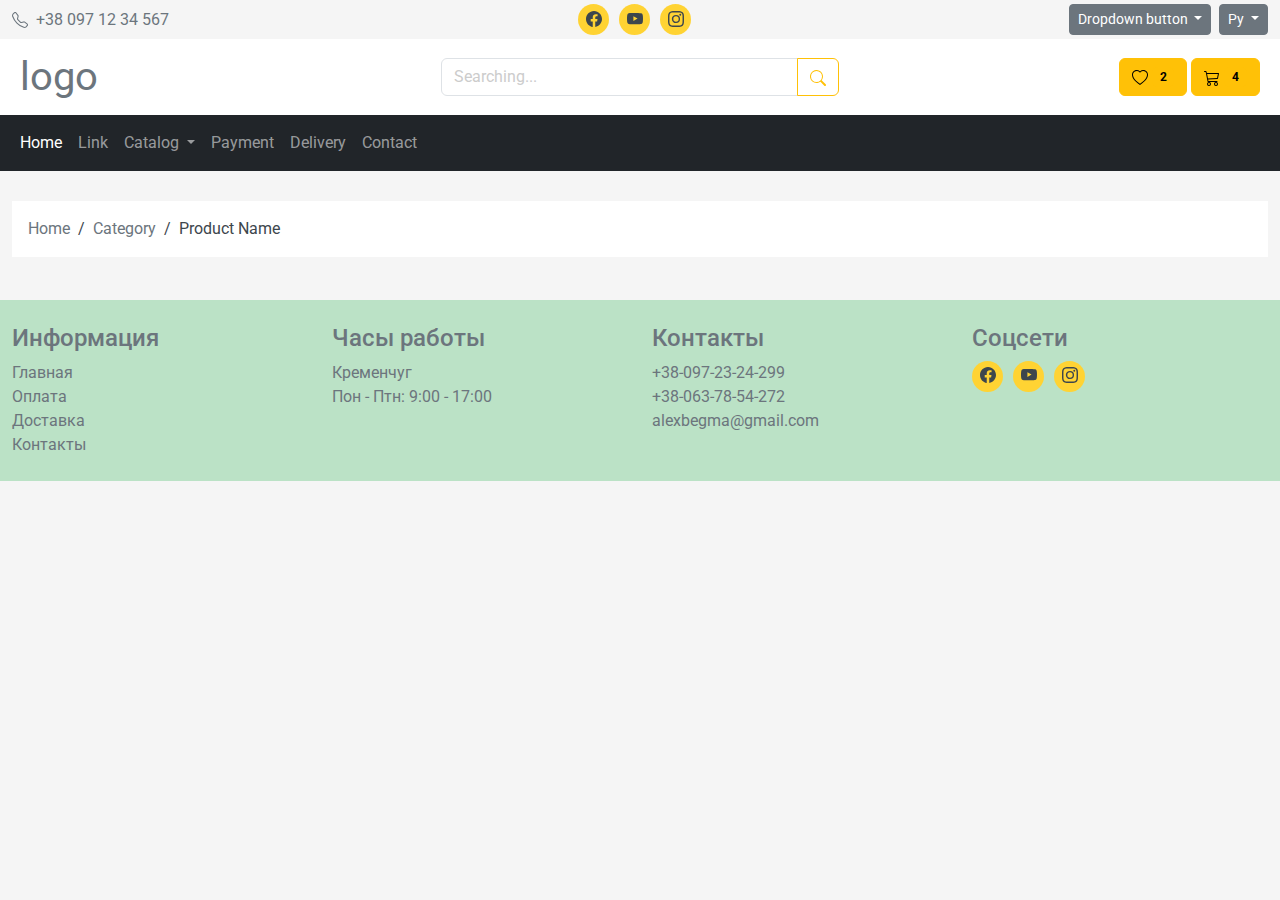
<file: product.html>
<!DOCTYPE html>
<html lang="ru">

<head>
  <meta charset="UTF-8">
  <meta name="viewport" content="width=device-width, initial-scale=1.0">
  <title>Product</title>
  <link rel="preconnect" href="https://fonts.googleapis.com">
  <link rel="preconnect" href="https://fonts.gstatic.com" crossorigin>
  <link
    href="https://fonts.googleapis.com/css2?family=Roboto:ital,wght@0,400;0,700;0,900;1,400;1,700;1,900&display=swap"
    rel="stylesheet">
  <link href="https://cdn.jsdelivr.net/npm/bootstrap@5.3.3/dist/css/bootstrap.min.css" rel="stylesheet"
    integrity="sha384-QWTKZyjpPEjISv5WaRU9OFeRpok6YctnYmDr5pNlyT2bRjXh0JMhjY6hW+ALEwIH" crossorigin="anonymous">

  <link rel="stylesheet" href="/assets/owlcarousel/owl.carousel.min.css">
  <link rel="stylesheet" href="/assets/owlcarousel/owl.theme.default.min.css">

  <link rel="shortcut icon" href="assets/images/favicons/hotdog_4882703.png" type="image/x-icon">
  <link rel="stylesheet" href="style.css">
</head>

<body>

  <header class="header">

    <!-- .header-top -->
    <div class="header-top py-1">
      <div class="container-fluid">
        <div class="row">
          <div class="col-6 col-sm-4">
            <div class="header-top-phone d-flex align-items-center h-100">
              <svg xmlns="http://www.w3.org/2000/svg" width="16" height="16" fill="currentColor" class="bi bi-telephone"
                viewBox="0 0 16 16">
                <path
                  d="M3.654 1.328a.678.678 0 0 0-1.015-.063L1.605 2.3c-.483.484-.661 1.169-.45 1.77a17.6 17.6 0 0 0 4.168 6.608 17.6 17.6 0 0 0 6.608 4.168c.601.211 1.286.033 1.77-.45l1.034-1.034a.678.678 0 0 0-.063-1.015l-2.307-1.794a.68.68 0 0 0-.58-.122l-2.19.547a1.75 1.75 0 0 1-1.657-.459L5.482 8.062a1.75 1.75 0 0 1-.46-1.657l.548-2.19a.68.68 0 0 0-.122-.58zM1.884.511a1.745 1.745 0 0 1 2.612.163L6.29 2.98c.329.423.445.974.315 1.494l-.547 2.19a.68.68 0 0 0 .178.643l2.457 2.457a.68.68 0 0 0 .644.178l2.189-.547a1.75 1.75 0 0 1 1.494.315l2.306 1.794c.829.645.905 1.87.163 2.611l-1.034 1.034c-.74.74-1.846 1.065-2.877.702a18.6 18.6 0 0 1-7.01-4.42 18.6 18.6 0 0 1-4.42-7.009c-.362-1.03-.037-2.137.703-2.877z" />
              </svg>
              <a href="tel:+380971234567" class=" d-none d-sm-block">
                <svg xmlns="http://www.w3.org/2000/svg" width="16" height="16" fill="currentColor"
                  class="bi bi-telephone-mobi" viewBox="0 0 16 16">
                  <path
                    d="M3.654 1.328a.678.678 0 0 0-1.015-.063L1.605 2.3c-.483.484-.661 1.169-.45 1.77a17.6 17.6 0 0 0 4.168 6.608 17.6 17.6 0 0 0 6.608 4.168c.601.211 1.286.033 1.77-.45l1.034-1.034a.678.678 0 0 0-.063-1.015l-2.307-1.794a.68.68 0 0 0-.58-.122l-2.19.547a1.75 1.75 0 0 1-1.657-.459L5.482 8.062a1.75 1.75 0 0 1-.46-1.657l.548-2.19a.68.68 0 0 0-.122-.58zM1.884.511a1.745 1.745 0 0 1 2.612.163L6.29 2.98c.329.423.445.974.315 1.494l-.547 2.19a.68.68 0 0 0 .178.643l2.457 2.457a.68.68 0 0 0 .644.178l2.189-.547a1.75 1.75 0 0 1 1.494.315l2.306 1.794c.829.645.905 1.87.163 2.611l-1.034 1.034c-.74.74-1.846 1.065-2.877.702a18.6 18.6 0 0 1-7.01-4.42 18.6 18.6 0 0 1-4.42-7.009c-.362-1.03-.037-2.137.703-2.877z" />
                </svg>+38 097 12 34 567</a>
            </div>
          </div>
          <div class="col-sm-4 d-none d-sm-block">
            <ul class="social-icons d-flex justify-content-center">
              <li><a href="" class="social-icons-link">
                  <svg xmlns="http://www.w3.org/2000/svg" width="16" height="16" fill="currentColor"
                    class="bi bi-facebook" viewBox="0 0 16 16">
                    <path
                      d="M16 8.049c0-4.446-3.582-8.05-8-8.05C3.58 0-.002 3.603-.002 8.05c0 4.017 2.926 7.347 6.75 7.951v-5.625h-2.03V8.05H6.75V6.275c0-2.017 1.195-3.131 3.022-3.131.876 0 1.791.157 1.791.157v1.98h-1.009c-.993 0-1.303.621-1.303 1.258v1.51h2.218l-.354 2.326H9.25V16c3.824-.604 6.75-3.934 6.75-7.951" />
                  </svg></a></li>
              <li><a href="" class="social-icons-link">
                  <svg xmlns="http://www.w3.org/2000/svg" width="16" height="16" fill="currentColor"
                    class="bi bi-youtube" viewBox="0 0 16 16">
                    <path
                      d="M8.051 1.999h.089c.822.003 4.987.033 6.11.335a2.01 2.01 0 0 1 1.415 1.42c.101.38.172.883.22 1.402l.01.104.022.26.008.104c.065.914.073 1.77.074 1.957v.075c-.001.194-.01 1.108-.082 2.06l-.008.105-.009.104c-.05.572-.124 1.14-.235 1.558a2.01 2.01 0 0 1-1.415 1.42c-1.16.312-5.569.334-6.18.335h-.142c-.309 0-1.587-.006-2.927-.052l-.17-.006-.087-.004-.171-.007-.171-.007c-1.11-.049-2.167-.128-2.654-.26a2.01 2.01 0 0 1-1.415-1.419c-.111-.417-.185-.986-.235-1.558L.09 9.82l-.008-.104A31 31 0 0 1 0 7.68v-.123c.002-.215.01-.958.064-1.778l.007-.103.003-.052.008-.104.022-.26.01-.104c.048-.519.119-1.023.22-1.402a2.01 2.01 0 0 1 1.415-1.42c.487-.13 1.544-.21 2.654-.26l.17-.007.172-.006.086-.003.171-.007A100 100 0 0 1 7.858 2zM6.4 5.209v4.818l4.157-2.408z" />
                  </svg></a></li>
              <li><a href="" class="social-icons-link">
                  <svg xmlns="http://www.w3.org/2000/svg" width="16" height="16" fill="currentColor"
                    class="bi bi-instagram" viewBox="0 0 16 16">
                    <path
                      d="M8 0C5.829 0 5.556.01 4.703.048 3.85.088 3.269.222 2.76.42a3.9 3.9 0 0 0-1.417.923A3.9 3.9 0 0 0 .42 2.76C.222 3.268.087 3.85.048 4.7.01 5.555 0 5.827 0 8.001c0 2.172.01 2.444.048 3.297.04.852.174 1.433.372 1.942.205.526.478.972.923 1.417.444.445.89.719 1.416.923.51.198 1.09.333 1.942.372C5.555 15.99 5.827 16 8 16s2.444-.01 3.298-.048c.851-.04 1.434-.174 1.943-.372a3.9 3.9 0 0 0 1.416-.923c.445-.445.718-.891.923-1.417.197-.509.332-1.09.372-1.942C15.99 10.445 16 10.173 16 8s-.01-2.445-.048-3.299c-.04-.851-.175-1.433-.372-1.941a3.9 3.9 0 0 0-.923-1.417A3.9 3.9 0 0 0 13.24.42c-.51-.198-1.092-.333-1.943-.372C10.443.01 10.172 0 7.998 0zm-.717 1.442h.718c2.136 0 2.389.007 3.232.046.78.035 1.204.166 1.486.275.373.145.64.319.92.599s.453.546.598.92c.11.281.24.705.275 1.485.039.843.047 1.096.047 3.231s-.008 2.389-.047 3.232c-.035.78-.166 1.203-.275 1.485a2.5 2.5 0 0 1-.599.919c-.28.28-.546.453-.92.598-.28.11-.704.24-1.485.276-.843.038-1.096.047-3.232.047s-2.39-.009-3.233-.047c-.78-.036-1.203-.166-1.485-.276a2.5 2.5 0 0 1-.92-.598 2.5 2.5 0 0 1-.6-.92c-.109-.281-.24-.705-.275-1.485-.038-.843-.046-1.096-.046-3.233s.008-2.388.046-3.231c.036-.78.166-1.204.276-1.486.145-.373.319-.64.599-.92s.546-.453.92-.598c.282-.11.705-.24 1.485-.276.738-.034 1.024-.044 2.515-.045zm4.988 1.328a.96.96 0 1 0 0 1.92.96.96 0 0 0 0-1.92m-4.27 1.122a4.109 4.109 0 1 0 0 8.217 4.109 4.109 0 0 0 0-8.217m0 1.441a2.667 2.667 0 1 1 0 5.334 2.667 2.667 0 0 1 0-5.334" />
                  </svg>
                </a></li>
            </ul>
          </div>
          <div class="col-6 col-sm-4 d-flex justify-content-end">
            <div class="btn-group">
              <div class="dropdown me-2">
                <button class="btn btn-secondary btn-sm dropdown-toggle" type="button" data-bs-toggle="dropdown"
                  aria-expanded="false">
                  Dropdown button
                </button>
                <ul class="dropdown-menu">
                  <li><a class="dropdown-item" href="#">Action</a></li>
                  <li><a class="dropdown-item" href="#">Another action</a></li>
                  <li><a class="dropdown-item" href="#">Something else here</a></li>
                </ul>
              </div>
              <div class="dropdown">
                <button class="btn btn-secondary btn-sm dropdown-toggle" type="button" data-bs-toggle="dropdown"
                  aria-expanded="false">
                  Ру
                </button>
                <ul class="dropdown-menu">
                  <li><a class="dropdown-item" href="#">Eng</a></li>
                </ul>
              </div>
            </div>
          </div>
        </div>
      </div>
    </div>

    <!-- .header-middle -->
    <div class="header-middle bg-white p-2">
      <div class="container-fluid">
        <div class="row align-items-center">
          <div class="col-md-4">
            <a href="index.html" class="header-logo fs-1">logo</a>
          </div>
          <div class="col-md-4 mb-2 mb-md-0">
            <form action="#">
              <div class="input-group">
                <input type="text" class="form-control" placeholder="Searching..." aria-label="Searching..."
                  aria-describedby="button-search">
                <button class="btn btn-outline-warning" type="submit" id="button-search">
                  <svg xmlns="http://www.w3.org/2000/svg" width="16" height="16" fill="currentColor"
                    class="bi bi-search" viewBox="0 0 16 16">
                    <path
                      d="M11.742 10.344a6.5 6.5 0 1 0-1.397 1.398h-.001q.044.06.098.115l3.85 3.85a1 1 0 0 0 1.415-1.414l-3.85-3.85a1 1 0 0 0-.115-.1zM12 6.5a5.5 5.5 0 1 1-11 0 5.5 5.5 0 0 1 11 0" />
                  </svg>
                </button>
              </div>
            </form>
          </div>
          <div class="col-md-4 cart-buttons text-end d-none d-lg-block">
            <a href="#" class="btn btn-warning">
              <svg xmlns="http://www.w3.org/2000/svg" width="16" height="16" fill="currentColor" class="bi bi-heart"
                viewBox="0 0 16 16">
                <path
                  d="m8 2.748-.717-.737C5.6.281 2.514.878 1.4 3.053c-.523 1.023-.641 2.5.314 4.385.92 1.815 2.834 3.989 6.286 6.357 3.452-2.368 5.365-4.542 6.286-6.357.955-1.886.838-3.362.314-4.385C13.486.878 10.4.28 8.717 2.01zM8 15C-7.333 4.868 3.279-3.04 7.824 1.143q.09.083.176.171a3 3 0 0 1 .176-.17C12.72-3.042 23.333 4.867 8 15" />
              </svg>
              <span class="badge text-bg-warning">2</span>
            </a>
            <button class="btn btn-warning" id="cart-open" type="button" data-bs-toggle="offcanvas-2"
              data-bs-target="#offcanvasCart" aria-controls="offcanvasCart">
              <svg xmlns="http://www.w3.org/2000/svg" width="16" height="16" fill="currentColor" class="bi bi-cart3"
                viewBox="0 0 16 16">
                <path
                  d="M0 1.5A.5.5 0 0 1 .5 1H2a.5.5 0 0 1 .485.379L2.89 3H14.5a.5.5 0 0 1 .49.598l-1 5a.5.5 0 0 1-.465.401l-9.397.472L4.415 11H13a.5.5 0 0 1 0 1H4a.5.5 0 0 1-.491-.408L2.01 3.607 1.61 2H.5a.5.5 0 0 1-.5-.5M3.102 4l.84 4.479 9.144-.459L13.89 4zM5 12a2 2 0 1 0 0 4 2 2 0 0 0 0-4m7 0a2 2 0 1 0 0 4 2 2 0 0 0 0-4m-7 1a1 1 0 1 1 0 2 1 1 0 0 1 0-2m7 0a1 1 0 1 1 0 2 1 1 0 0 1 0-2" />
              </svg>
              <span class="badge text-bg-warning">4</span>
            </button>
          </div>
        </div>
      </div>
    </div>

    <div class="offcanvas offcanvas-end" tabindex="-1" id="offcanvasCart" aria-labelledby="offcanvasCartLabel">
      <div class="offcanvas-header">
        <h5 class="offcanvas-title" id="offcanvasExampleLabel">Cart</h5>
        <button type="button" class="btn-close" data-bs-dismiss="offcanvas" aria-label="Close"></button>
      </div>
      <div class="offcanvas-body">
        <div class="table-responsive">
          <table class="table offcanvasCart-table">
            <tbody>
              <tr>
                <td class="product-img-td">
                  <a href="#">
                    <img class="image-dropdown" src="/assets/images/spider-8168560_640.jpg" alt="#">
                  </a>
                </td>
                <td>
                  <a href="#">Lorem ipsum dolor sit amet consectetur.</a>
                </td>
                <td>$ 65</td>
                <td>&times; 1</td>
                <td>
                  <button class="btn btn-dager">
                    <svg xmlns="http://www.w3.org/2000/svg" width="16" height="16" fill="currentColor"
                      class="bi bi-x-circle" viewBox="0 0 16 16">
                      <path d="M8 15A7 7 0 1 1 8 1a7 7 0 0 1 0 14m0 1A8 8 0 1 0 8 0a8 8 0 0 0 0 16" />
                      <path
                        d="M4.646 4.646a.5.5 0 0 1 .708 0L8 7.293l2.646-2.647a.5.5 0 0 1 .708.708L8.707 8l2.647 2.646a.5.5 0 0 1-.708.708L8 8.707l-2.646 2.647a.5.5 0 0 1-.708-.708L7.293 8 4.646 5.354a.5.5 0 0 1 0-.708" />
                    </svg>
                  </button>
                </td>
              </tr>
            </tbody>
            <tbody>
              <tr>
                <td class="product-img-td">
                  <a href="#">
                    <img src="/assets/images/droplets-8203505_640.jpg" alt="#">
                  </a>
                </td>
                <td>
                  <a href="#">Lorem ipsum dolor sit.</a>
                </td>
                <td>$ 95</td>
                <td>&times; 12</td>
                <td>
                  <button class="btn btn-dager">
                    <svg xmlns="http://www.w3.org/2000/svg" width="16" height="16" fill="currentColor"
                      class="bi bi-x-circle" viewBox="0 0 16 16">
                      <path d="M8 15A7 7 0 1 1 8 1a7 7 0 0 1 0 14m0 1A8 8 0 1 0 8 0a8 8 0 0 0 0 16" />
                      <path
                        d="M4.646 4.646a.5.5 0 0 1 .708 0L8 7.293l2.646-2.647a.5.5 0 0 1 .708.708L8.707 8l2.647 2.646a.5.5 0 0 1-.708.708L8 8.707l-2.646 2.647a.5.5 0 0 1-.708-.708L7.293 8 4.646 5.354a.5.5 0 0 1 0-.708" />
                    </svg>
                  </button>
                </td>
              </tr>
            </tbody>
            <tbody class="prod-cart-drop">
              <tr>
                <td class="product-img-td">
                  <a href="#">
                    <img src="/assets/images/snow-6060202_640.jpg" alt="#">
                  </a>
                </td>
                <td>
                  <a href="#">Lorem ipsum dolor sit amet.</a>
                </td>
                <td>$ 165</td>
                <td>&times; 3</td>
                <td>
                  <button class="btn btn-dager">
                    <svg xmlns="http://www.w3.org/2000/svg" width="16" height="16" fill="currentColor"
                      class="bi bi-x-circle" viewBox="0 0 16 16">
                      <path d="M8 15A7 7 0 1 1 8 1a7 7 0 0 1 0 14m0 1A8 8 0 1 0 8 0a8 8 0 0 0 0 16" />
                      <path
                        d="M4.646 4.646a.5.5 0 0 1 .708 0L8 7.293l2.646-2.647a.5.5 0 0 1 .708.708L8.707 8l2.647 2.646a.5.5 0 0 1-.708.708L8 8.707l-2.646 2.647a.5.5 0 0 1-.708-.708L7.293 8 4.646 5.354a.5.5 0 0 1 0-.708" />
                    </svg>
                  </button>
                </td>
              </tr>
            </tbody>
            <tfoot>
              <tr>
                <td class="text-end" colspan="4">Итого:</td>
                <td>$ 325</td>
              </tr>
            </tfoot>
          </table>
        </div>

        <a href="#" class="btn btn-outline-warning">Cart</a>
        <a href="#" class="btn btn-outline-warning">Checkout</a>

        <div class="dropdown mt-3">
          <button class="btn btn-secondary dropdown-toggle" type="button" data-bs-toggle="dropdown">
            Dropdown button
          </button>
          <ul class="dropdown-menu">
            <li><a class="dropdown-item closecart" href="#footer" data-href="footer">Footer</a></li>
            <li><a class="dropdown-item closecart" href="#about" data-href="about">About</a></li>
            <li><a class="dropdown-item closecart" href="#map" data-href="map">Map</a></li>
          </ul>
        </div>
      </div>
    </div>

  </header>

  <!-- .header-bottom -->
  <div class="header-bottom sticky-top" id="header-nav">
    <nav class="navbar navbar-expand-lg bg-dark" data-bs-theme="dark">
      <div class="container-fluid">
        <!-- <a class="navbar-brand" href="#">Navbar</a> -->
        <button class="navbar-toggler" type="button" data-bs-toggle="collapse" data-bs-target="#navbarSupportedContent"
          aria-controls="navbarSupportedContent" aria-expanded="false" aria-label="Toggle navigation">
          <span class="navbar-toggler-icon"></span>
        </button>
        <div class="collapse navbar-collapse" id="navbarSupportedContent">
          <ul class="navbar-nav me-auto mb-2 mb-lg-0">
            <li class="nav-item">
              <a class="nav-link active" aria-current="page" href="index.html">Home</a>
            </li>
            <li class="nav-item">
              <a class="nav-link" href="#">Link</a>
            </li>
            <li class="nav-item dropdown">
              <a class="nav-link dropdown-toggle" href="#" role="button" data-bs-toggle="dropdown"
                aria-expanded="false">
                Catalog
              </a>
              <ul class="dropdown-menu">
                <li><a class="dropdown-item" href="category.html">Barbecues</a></li>
                <li><a class="dropdown-item" href="category.html">Grils</a></li>
                <li><a class="dropdown-item" href="category.html">Accessories</a></li>
                <li><a class="dropdown-item" href="category.html">Components</a></li>
                <li>
                  <hr class="dropdown-divider">
                </li>
                <li><a class="dropdown-item" href="category.html">Something else here</a></li>
              </ul>
            </li>
            <li class="nav-item">
              <a class="nav-link" href="#">Payment</a>
            </li>
            <li class="nav-item">
              <a class="nav-link" href="#">Delivery</a>
            </li>
            <li class="nav-item">
              <a class="nav-link" href="#">Contact</a>
            </li>
          </ul>
          <!-- <form class="d-flex" role="search">
              <input class="form-control me-2" type="search" placeholder="Search" aria-label="Search">
              <button class="btn btn-outline-success" type="submit">Search</button>
            </form> -->
        </div>

        <div class="btn-mobi d-block d-lg-none">
          <a href="#" class="btn btn-warning">
            <svg xmlns="http://www.w3.org/2000/svg" width="16" height="16" fill="currentColor" class="bi bi-heart"
              viewBox="0 0 16 16">
              <path
                d="m8 2.748-.717-.737C5.6.281 2.514.878 1.4 3.053c-.523 1.023-.641 2.5.314 4.385.92 1.815 2.834 3.989 6.286 6.357 3.452-2.368 5.365-4.542 6.286-6.357.955-1.886.838-3.362.314-4.385C13.486.878 10.4.28 8.717 2.01zM8 15C-7.333 4.868 3.279-3.04 7.824 1.143q.09.083.176.171a3 3 0 0 1 .176-.17C12.72-3.042 23.333 4.867 8 15" />
            </svg>
            <span class="badge text-bg-warning">2</span>
          </a>
          <button class="btn btn-warning" type="button" data-bs-toggle="offcanvas" data-bs-target="#offcanvasCart"
            aria-controls="offcanvasCart">
            <svg xmlns="http://www.w3.org/2000/svg" width="16" height="16" fill="currentColor" class="bi bi-cart3"
              viewBox="0 0 16 16">
              <path
                d="M0 1.5A.5.5 0 0 1 .5 1H2a.5.5 0 0 1 .485.379L2.89 3H14.5a.5.5 0 0 1 .49.598l-1 5a.5.5 0 0 1-.465.401l-9.397.472L4.415 11H13a.5.5 0 0 1 0 1H4a.5.5 0 0 1-.491-.408L2.01 3.607 1.61 2H.5a.5.5 0 0 1-.5-.5M3.102 4l.84 4.479 9.144-.459L13.89 4zM5 12a2 2 0 1 0 0 4 2 2 0 0 0 0-4m7 0a2 2 0 1 0 0 4 2 2 0 0 0 0-4m-7 1a1 1 0 1 1 0 2 1 1 0 0 1 0-2m7 0a1 1 0 1 1 0 2 1 1 0 0 1 0-2" />
            </svg>
            <span class="badge text-bg-warning">4</span>
          </button>
        </div>

      </div>
    </nav>
  </div>

  <!-- main -->
  <main class="main">

    <div class="container-fluid">
      <div class="row">
        <div class="col-12">
          <nav class="breadcrumbs">
            <ul class="d-flex">
              <li><a href="index.html">Home</a></li>
              <li><a href="category.html">Category</a></li>
              <li> <span>Product Name</span> </li>
            </ul>
          </nav>
        </div>
      </div>
    </div>

    <div class="container-fluid">
      <div class="row">

        

      </div>
    </div>

  </main>

  <footer class="footer" id="footer">
    <div class="container-fluid">
      <div class="row">
        <div class="col-md-3 col-6 col-12 mb-4 mt-4">
          <h4>Информация</h4>
          <ul class="list-unstyled">
            <li><a href="index.html">Главная</a></li>
            <li><a href="#">Оплата</a></li>
            <li><a href="#">Доставка</a></li>
            <li><a href="#">Контакты</a></li>
          </ul>
        </div>
        <div class="col-md-3 col-6 col-12 mb-4 mt-4">
          <h4>Часы работы</h4>
          <ul class="list-unstyled">
            <li><a href="index.html">Кременчуг</a></li>
            <li>Пон - Птн: 9:00 - 17:00</li>
          </ul>
        </div>
        <div class="col-md-3 col-6 col-12 mb-4 mt-4">
          <h4>Контакты</h4>
          <ul class="list-unstyled">
            <li><a href="tel:380972324299">+38-097-23-24-299</a></li>
            <li><a href="tel:380637854272">+38-063-78-54-272</a></li>
            <li><a href="mailto:alexbegma@gmail.com">alexbegma@gmail.com</a></li>
          </ul>
        </div>
        <div class="col-md-3 col-6 col-12 mb-4 mt-4">
          <h4>Соцсети</h4>
          <ul class="footer-social-icons">
            <li><a href="" class="social-icons-link">
                <svg xmlns="http://www.w3.org/2000/svg" width="16" height="16" fill="currentColor"
                  class="bi bi-facebook" viewBox="0 0 16 16">
                  <path
                    d="M16 8.049c0-4.446-3.582-8.05-8-8.05C3.58 0-.002 3.603-.002 8.05c0 4.017 2.926 7.347 6.75 7.951v-5.625h-2.03V8.05H6.75V6.275c0-2.017 1.195-3.131 3.022-3.131.876 0 1.791.157 1.791.157v1.98h-1.009c-.993 0-1.303.621-1.303 1.258v1.51h2.218l-.354 2.326H9.25V16c3.824-.604 6.75-3.934 6.75-7.951" />
                </svg></a></li>
            <li><a href="" class="social-icons-link">
                <svg xmlns="http://www.w3.org/2000/svg" width="16" height="16" fill="currentColor" class="bi bi-youtube"
                  viewBox="0 0 16 16">
                  <path
                    d="M8.051 1.999h.089c.822.003 4.987.033 6.11.335a2.01 2.01 0 0 1 1.415 1.42c.101.38.172.883.22 1.402l.01.104.022.26.008.104c.065.914.073 1.77.074 1.957v.075c-.001.194-.01 1.108-.082 2.06l-.008.105-.009.104c-.05.572-.124 1.14-.235 1.558a2.01 2.01 0 0 1-1.415 1.42c-1.16.312-5.569.334-6.18.335h-.142c-.309 0-1.587-.006-2.927-.052l-.17-.006-.087-.004-.171-.007-.171-.007c-1.11-.049-2.167-.128-2.654-.26a2.01 2.01 0 0 1-1.415-1.419c-.111-.417-.185-.986-.235-1.558L.09 9.82l-.008-.104A31 31 0 0 1 0 7.68v-.123c.002-.215.01-.958.064-1.778l.007-.103.003-.052.008-.104.022-.26.01-.104c.048-.519.119-1.023.22-1.402a2.01 2.01 0 0 1 1.415-1.42c.487-.13 1.544-.21 2.654-.26l.17-.007.172-.006.086-.003.171-.007A100 100 0 0 1 7.858 2zM6.4 5.209v4.818l4.157-2.408z" />
                </svg></a></li>
            <li><a href="" class="social-icons-link">
                <svg xmlns="http://www.w3.org/2000/svg" width="16" height="16" fill="currentColor"
                  class="bi bi-instagram" viewBox="0 0 16 16">
                  <path
                    d="M8 0C5.829 0 5.556.01 4.703.048 3.85.088 3.269.222 2.76.42a3.9 3.9 0 0 0-1.417.923A3.9 3.9 0 0 0 .42 2.76C.222 3.268.087 3.85.048 4.7.01 5.555 0 5.827 0 8.001c0 2.172.01 2.444.048 3.297.04.852.174 1.433.372 1.942.205.526.478.972.923 1.417.444.445.89.719 1.416.923.51.198 1.09.333 1.942.372C5.555 15.99 5.827 16 8 16s2.444-.01 3.298-.048c.851-.04 1.434-.174 1.943-.372a3.9 3.9 0 0 0 1.416-.923c.445-.445.718-.891.923-1.417.197-.509.332-1.09.372-1.942C15.99 10.445 16 10.173 16 8s-.01-2.445-.048-3.299c-.04-.851-.175-1.433-.372-1.941a3.9 3.9 0 0 0-.923-1.417A3.9 3.9 0 0 0 13.24.42c-.51-.198-1.092-.333-1.943-.372C10.443.01 10.172 0 7.998 0zm-.717 1.442h.718c2.136 0 2.389.007 3.232.046.78.035 1.204.166 1.486.275.373.145.64.319.92.599s.453.546.598.92c.11.281.24.705.275 1.485.039.843.047 1.096.047 3.231s-.008 2.389-.047 3.232c-.035.78-.166 1.203-.275 1.485a2.5 2.5 0 0 1-.599.919c-.28.28-.546.453-.92.598-.28.11-.704.24-1.485.276-.843.038-1.096.047-3.232.047s-2.39-.009-3.233-.047c-.78-.036-1.203-.166-1.485-.276a2.5 2.5 0 0 1-.92-.598 2.5 2.5 0 0 1-.6-.92c-.109-.281-.24-.705-.275-1.485-.038-.843-.046-1.096-.046-3.233s.008-2.388.046-3.231c.036-.78.166-1.204.276-1.486.145-.373.319-.64.599-.92s.546-.453.92-.598c.282-.11.705-.24 1.485-.276.738-.034 1.024-.044 2.515-.045zm4.988 1.328a.96.96 0 1 0 0 1.92.96.96 0 0 0 0-1.92m-4.27 1.122a4.109 4.109 0 1 0 0 8.217 4.109 4.109 0 0 0 0-8.217m0 1.441a2.667 2.667 0 1 1 0 5.334 2.667 2.667 0 0 1 0-5.334" />
                </svg>
              </a>
            </li>
          </ul>

        </div>
      </div>
    </div>
  </footer>

  <button id="to-top">
    <svg xmlns="http://www.w3.org/2000/svg" width="16" height="16" fill="currentColor" class="bi bi-arrow-up-square"
      viewBox="0 0 16 16">
      <path fill-rule="evenodd"
        d="M15 2a1 1 0 0 0-1-1H2a1 1 0 0 0-1 1v12a1 1 0 0 0 1 1h12a1 1 0 0 0 1-1zM0 2a2 2 0 0 1 2-2h12a2 2 0 0 1 2 2v12a2 2 0 0 1-2 2H2a2 2 0 0 1-2-2zm8.5 9.5a.5.5 0 0 1-1 0V5.707L5.354 7.854a.5.5 0 1 1-.708-.708l3-3a.5.5 0 0 1 .708 0l3 3a.5.5 0 0 1-.708.708L8.5 5.707z" />
    </svg>
  </button>

  <script src="https://cdnjs.cloudflare.com/ajax/libs/jquery/3.7.1/jquery.min.js"></script>

  <script src="https://cdn.jsdelivr.net/npm/@popperjs/core@2.11.8/dist/umd/popper.min.js"
    integrity="sha384-I7E8VVD/ismYTF4hNIPjVp/Zjvgyol6VFvRkX/vR+Vc4jQkC+hVqc2pM8ODewa9r"
    crossorigin="anonymous"></script>
  <script src="https://cdn.jsdelivr.net/npm/bootstrap@5.3.3/dist/js/bootstrap.bundle.min.js"
    integrity="sha384-YvpcrYf0tY3lHB60NNkmXc5s9fDVZLESaAA55NDzOxhy9GkcIdslK1eN7N6jIeHz"
    crossorigin="anonymous"></script>
  <script src="/assets/owlcarousel/owl.carousel.min.js"></script>
  <script src="assets/js/main.js"></script>

</body>

</html>
</file>
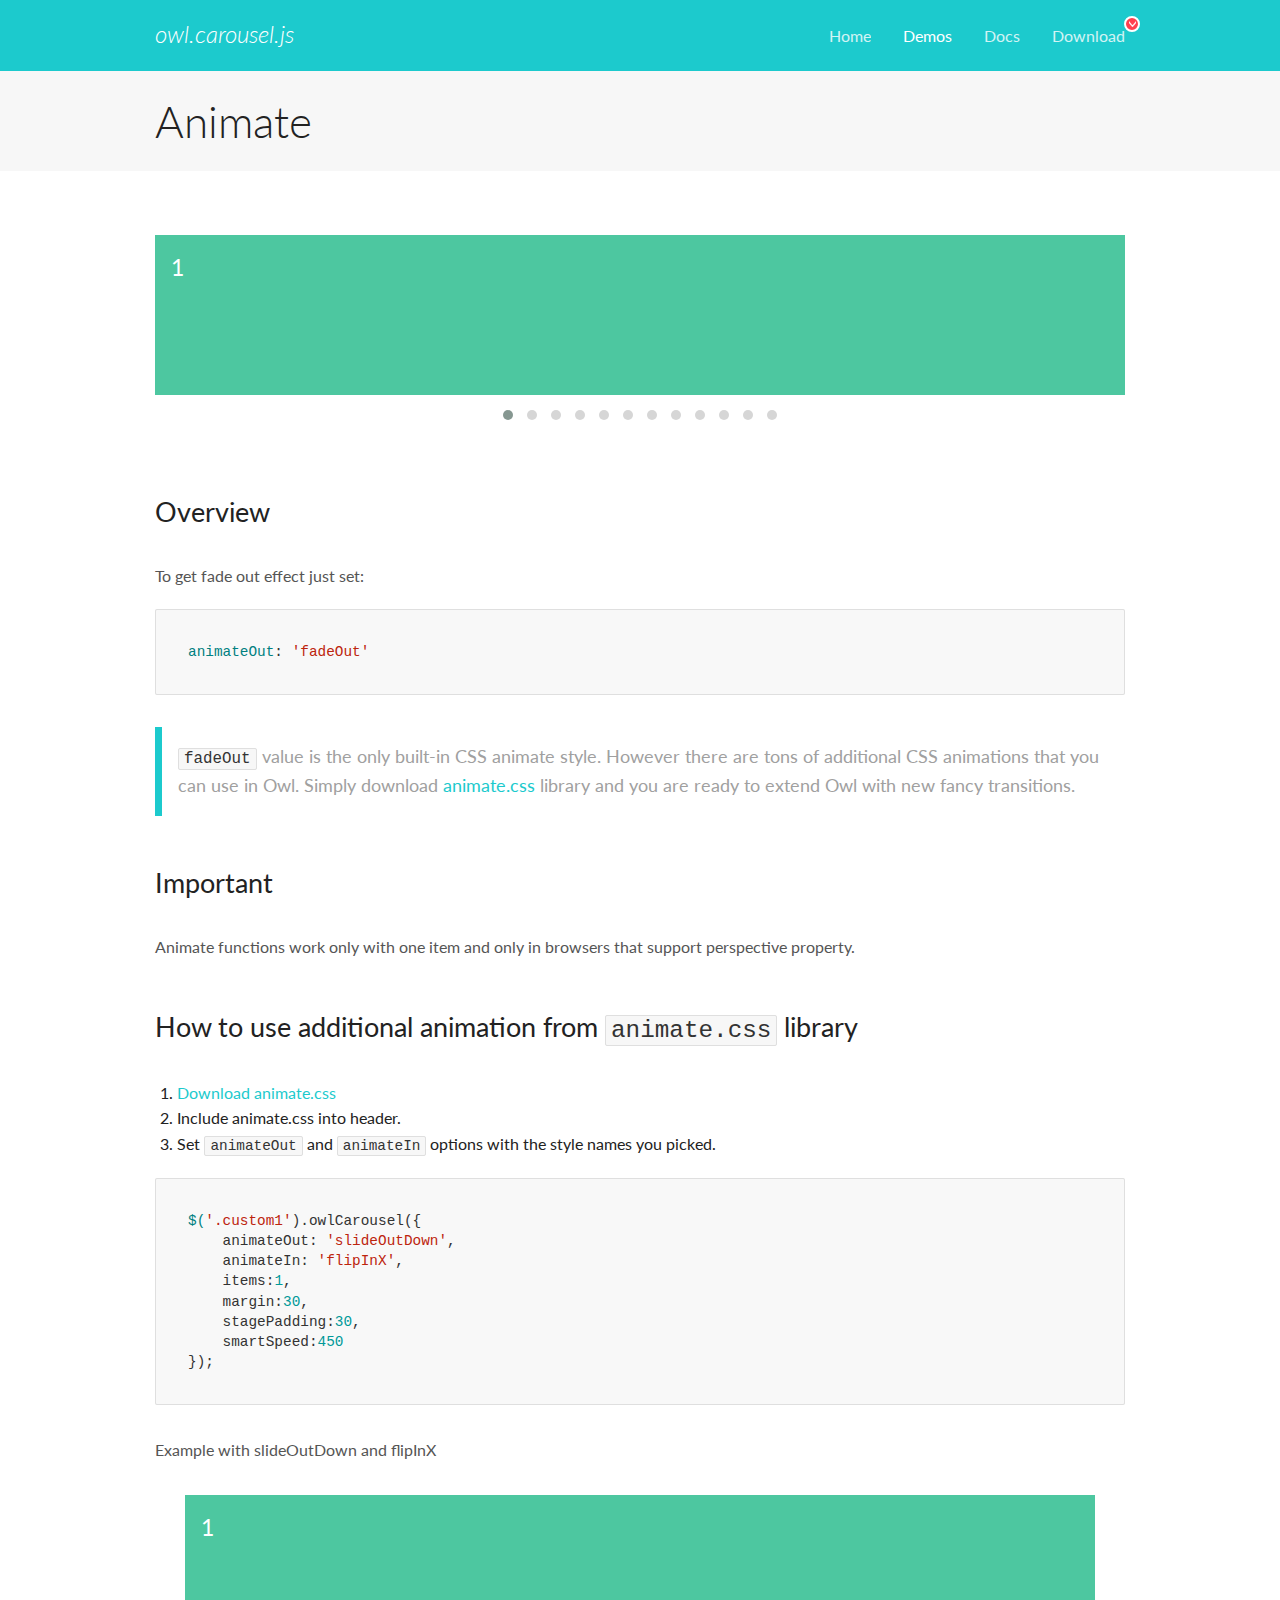
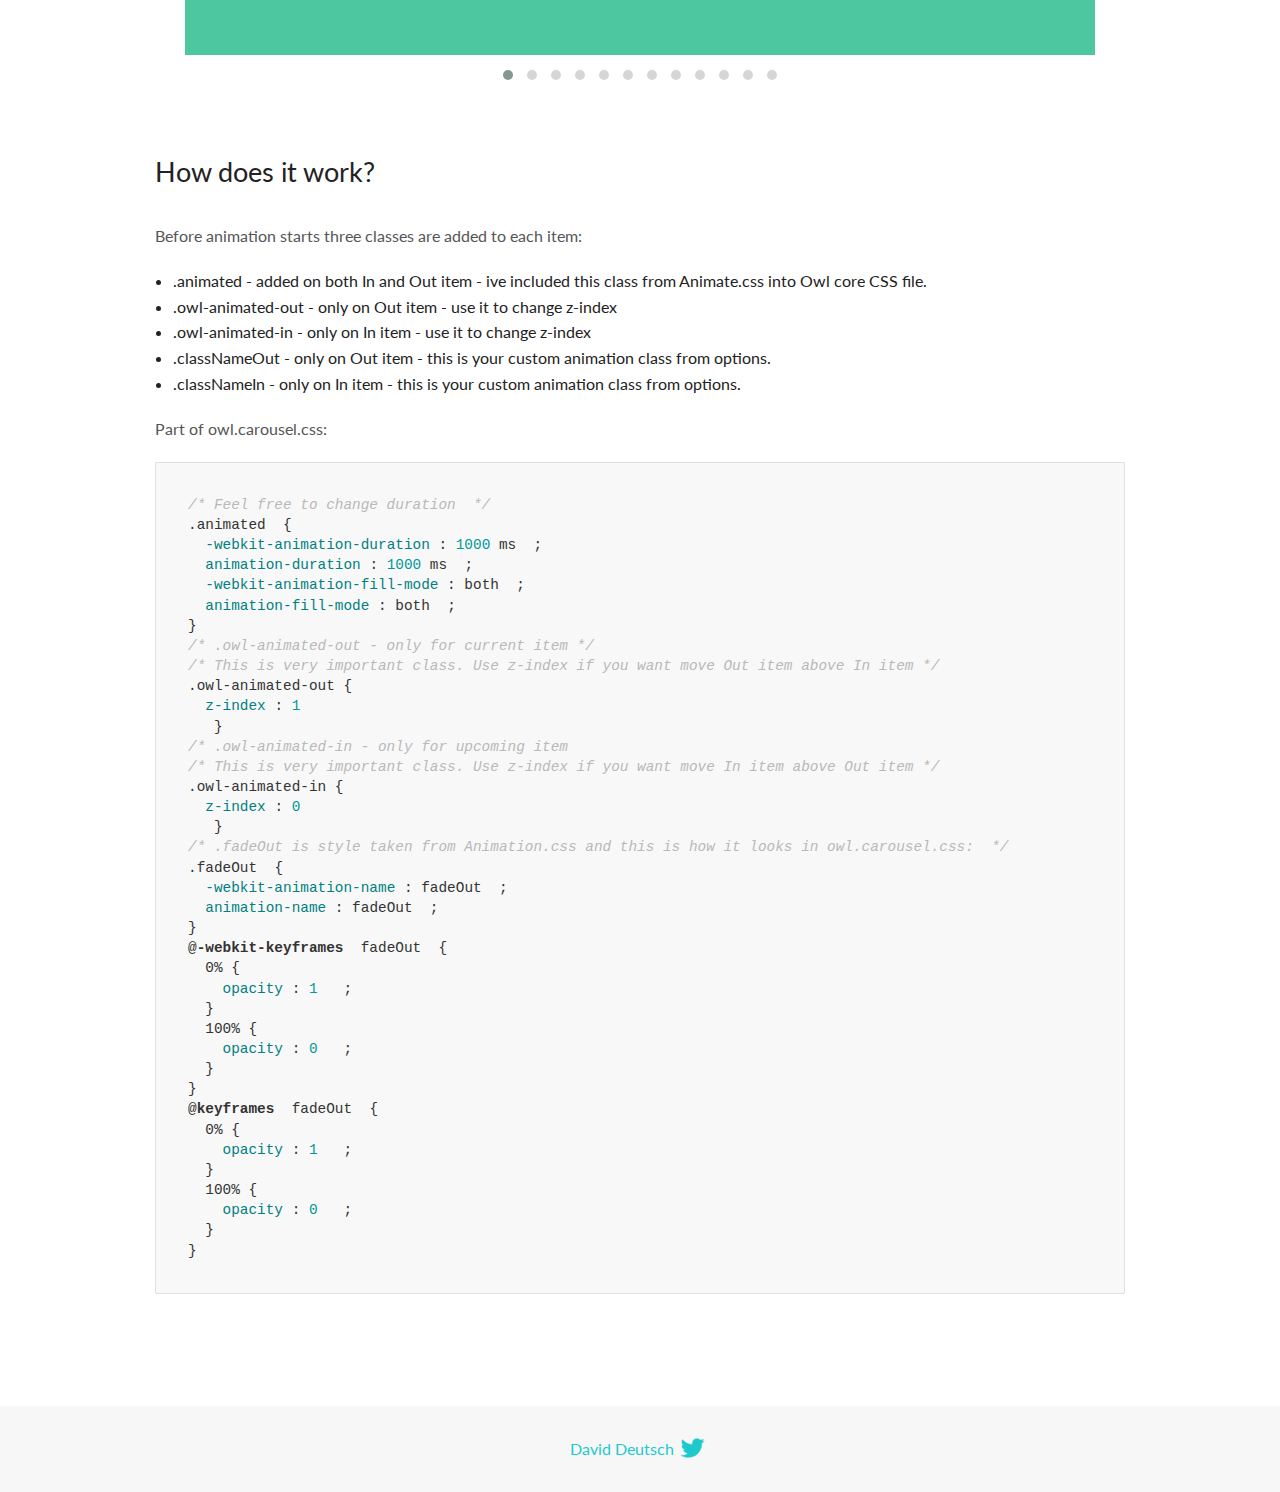
<file: assets/OwlCarousel2-2.3.4/docs/demos/animate.html>
<!DOCTYPE html>
<html lang="en">
  <head>

    <!-- head -->
    <meta charset="utf-8">
    <meta name="msapplication-tap-highlight" content="no" />
    <meta name="viewport" content="width=device-width, initial-scale=1.0" />
    <meta name="description" content="Animate carousel">
    <meta name="author" content="David Deutsch">
    <title>
      Animate Demo | Owl Carousel | 2.3.4
    </title>

    <!-- Stylesheets -->
    <link href='https://fonts.googleapis.com/css?family=Lato:300,400,700,400italic,300italic' rel='stylesheet' type='text/css'>
    <link rel="stylesheet" href="../assets/css/docs.theme.min.css">

    <!-- Owl Stylesheets -->
    <link rel="stylesheet" href="../assets/owlcarousel/assets/owl.carousel.min.css">
    <link rel="stylesheet" href="../assets/owlcarousel/assets/owl.theme.default.min.css">

    <!-- HTML5 shim and Respond.js IE8 support of HTML5 elements and media queries -->

    <!--[if lt IE 9]>
      <script src="https://oss.maxcdn.com/libs/html5shiv/3.7.0/html5shiv.js"></script>
      <script src="https://oss.maxcdn.com/libs/respond.js/1.3.0/respond.min.js"></script>
    <![endif]-->

    <!-- Favicons -->
    <link rel="apple-touch-icon-precomposed" sizes="144x144" href="../assets/ico/apple-touch-icon-144-precomposed.png">
    <link rel="shortcut icon" href="../assets/ico/favicon.png">
    <link rel="shortcut icon" href="favicon.ico">

    <!-- Yeah i know js should not be in header. Its required for demos.-->

    <!-- javascript -->
    <script src="../assets/vendors/jquery.min.js"></script>
    <script src="../assets/owlcarousel/owl.carousel.js"></script>
  </head>
  <body>

    <!-- header -->
    <header class="header">
      <div class="row">
        <div class="large-12 columns">
          <div class="brand left">
            <h3>
              <a href="/OwlCarousel2/">owl.carousel.js</a> 
            </h3>
          </div>
          <a id="toggle-nav" class="right">
            <span></span> <span></span> <span></span> 
          </a> 
          <div class="nav-bar">
            <ul class="clearfix">
              <li> <a href="/OwlCarousel2/index.html">Home</a>  </li>
              <li class="active">
                <a href="/OwlCarousel2/demos/demos.html">Demos</a> 
              </li>
              <li> <a href="/OwlCarousel2/docs/started-welcome.html">Docs</a>  </li>
              <li>
                <a href="https://github.com/OwlCarousel2/OwlCarousel2/archive/2.3.4.zip">Download</a> 
                <span class="download"></span> 
              </li>
            </ul>
          </div>
        </div>
      </div>
    </header>

    <!-- title -->
    <section class="title">
      <div class="row">
        <div class="large-12 columns">
          <h1>Animate</h1>
        </div>
      </div>
    </section>

    <!--  Demos -->
    <section id="demos">
      <div class="row">
        <div class="large-12 columns">
          <div class="fadeOut owl-carousel owl-theme">
            <div class="item">
              <h4>1</h4>
            </div>
            <div class="item">
              <h4>2</h4>
            </div>
            <div class="item">
              <h4>3</h4>
            </div>
            <div class="item">
              <h4>4</h4>
            </div>
            <div class="item">
              <h4>5</h4>
            </div>
            <div class="item">
              <h4>6</h4>
            </div>
            <div class="item">
              <h4>7</h4>
            </div>
            <div class="item">
              <h4>8</h4>
            </div>
            <div class="item">
              <h4>9</h4>
            </div>
            <div class="item">
              <h4>10</h4>
            </div>
            <div class="item">
              <h4>11</h4>
            </div>
            <div class="item">
              <h4>12</h4>
            </div>
          </div>
          <h3 id="overview">Overview</h3>
          <p>To get fade out effect just set:</p>
          <pre><code>animateOut: &#39;fadeOut&#39;</code></pre>
          <blockquote>
            <p><code>fadeOut</code> value is the only built-in CSS animate style. However there are tons of additional CSS animations that you can use in Owl. Simply download
              <a href="https://daneden.github.io/animate.css/">animate.css</a>  library and you are ready to extend Owl with new fancy transitions.</p>
          </blockquote>
          <h3 id="important">Important</h3>
          <p>Animate functions work only with one item and only in browsers that support perspective property.</p>
          <h3 id="how-to-use-additional-animation-from-animate-css-library">How to use additional animation from <code>animate.css</code> library</h3>
          <ol>
            <li> <a href="https://daneden.github.io/animate.css/">Download animate.css</a>  </li>
            <li>Include animate.css into header.</li>
            <li>Set <code>animateOut</code> and <code>animateIn</code> options with the style names you picked.</li>
          </ol>
          <pre><code>$(&#39;.custom1&#39;).owlCarousel({
    animateOut: &#39;slideOutDown&#39;,
    animateIn: &#39;flipInX&#39;,
    items:1,
    margin:30,
    stagePadding:30,
    smartSpeed:450
});</code></pre>
          <p>Example with slideOutDown and flipInX</p>
          <div class="custom1 owl-carousel owl-theme">
            <div class="item">
              <h4>1</h4>
            </div>
            <div class="item">
              <h4>2</h4>
            </div>
            <div class="item">
              <h4>3</h4>
            </div>
            <div class="item">
              <h4>4</h4>
            </div>
            <div class="item">
              <h4>5</h4>
            </div>
            <div class="item">
              <h4>6</h4>
            </div>
            <div class="item">
              <h4>7</h4>
            </div>
            <div class="item">
              <h4>8</h4>
            </div>
            <div class="item">
              <h4>9</h4>
            </div>
            <div class="item">
              <h4>10</h4>
            </div>
            <div class="item">
              <h4>11</h4>
            </div>
            <div class="item">
              <h4>12</h4>
            </div>
          </div>
          <h3 id="how-does-it-work-">How does it work?</h3>
          <p>Before animation starts three classes are added to each item:</p>
          <ul>
            <li>.animated - added on both In and Out item - ive included this class from Animate.css into Owl core CSS file.</li>
            <li>.owl-animated-out - only on Out item - use it to change z-index</li>
            <li>.owl-animated-in - only on In item - use it to change z-index</li>
            <li>.classNameOut - only on Out item - this is your custom animation class from options.</li>
            <li>.classNameIn - only on In item - this is your custom animation class from options.</li>
          </ul>
          <p>Part of owl.carousel.css:</p>
          <pre><code class="language-css"><span class="comment">/* Feel free to change duration  */</span> 
<span class="class">.animated</span>  <span class="rules">{
  <span class="rule"><span class="attribute">-webkit-animation-duration</span> :<span class="value"> <span class="number">1000</span> ms</span> </span> ;
  <span class="rule"><span class="attribute">animation-duration</span> :<span class="value"> <span class="number">1000</span> ms</span> </span> ;
  <span class="rule"><span class="attribute">-webkit-animation-fill-mode</span> :<span class="value"> both</span> </span> ;
  <span class="rule"><span class="attribute">animation-fill-mode</span> :<span class="value"> both</span> </span> ;
<span class="rule">}</span> </span> 
<span class="comment">/* .owl-animated-out - only for current item */</span> 
<span class="comment">/* This is very important class. Use z-index if you want move Out item above In item */</span> 
<span class="class">.owl-animated-out</span> <span class="rules">{
  <span class="rule"><span class="attribute">z-index</span> :<span class="value"> <span class="number">1</span> 
</span> </span> </span> }
<span class="comment">/* .owl-animated-in - only for upcoming item
/* This is very important class. Use z-index if you want move In item above Out item */</span> 
<span class="class">.owl-animated-in</span> <span class="rules">{
  <span class="rule"><span class="attribute">z-index</span> :<span class="value"> <span class="number">0</span> 
</span> </span> </span> }
<span class="comment">/* .fadeOut is style taken from Animation.css and this is how it looks in owl.carousel.css:  */</span> 
<span class="class">.fadeOut</span>  <span class="rules">{
  <span class="rule"><span class="attribute">-webkit-animation-name</span> :<span class="value"> fadeOut</span> </span> ;
  <span class="rule"><span class="attribute">animation-name</span> :<span class="value"> fadeOut</span> </span> ;
<span class="rule">}</span> </span> 
<span class="at_rule">@<span class="keyword">-webkit-keyframes</span>  fadeOut </span> {
  0% <span class="rules">{
    <span class="rule"><span class="attribute">opacity</span> :<span class="value"> <span class="number">1</span> </span> </span> ;
  <span class="rule">}</span> </span> 
  100% <span class="rules">{
    <span class="rule"><span class="attribute">opacity</span> :<span class="value"> <span class="number">0</span> </span> </span> ;
  <span class="rule">}</span> </span> 
}
<span class="at_rule">@<span class="keyword">keyframes</span>  fadeOut </span> {
  0% <span class="rules">{
    <span class="rule"><span class="attribute">opacity</span> :<span class="value"> <span class="number">1</span> </span> </span> ;
  <span class="rule">}</span> </span> 
  100% <span class="rules">{
    <span class="rule"><span class="attribute">opacity</span> :<span class="value"> <span class="number">0</span> </span> </span> ;
  <span class="rule">}</span> </span> 
}</code></pre>
          <link rel="stylesheet" href="../assets/css/animate.css">
          <script>
            jQuery(document).ready(function($) {
              $('.fadeOut').owlCarousel({
                items: 1,
                animateOut: 'fadeOut',
                loop: true,
                margin: 10,
              });
              $('.custom1').owlCarousel({
                animateOut: 'slideOutDown',
                animateIn: 'flipInX',
                items: 1,
                margin: 30,
                stagePadding: 30,
                smartSpeed: 450
              });
            });
          </script>
        </div>
      </div>
    </section>

    <!-- footer -->
    <footer class="footer">
      <div class="row">
        <div class="large-12 columns">
          <h5>
            <a href="/OwlCarousel2/docs/support-contact.html">David Deutsch</a> 
            <a id="custom-tweet-button" href="https://twitter.com/share?url=https://github.com/OwlCarousel2/OwlCarousel2&text=Owl Carousel - This is so awesome! " target="_blank"></a> 
          </h5>
        </div>
      </div>
    </footer>

    <!-- vendors -->
    <script src="../assets/vendors/highlight.js"></script>
    <script src="../assets/js/app.js"></script>
  </body>
</html>
</file>
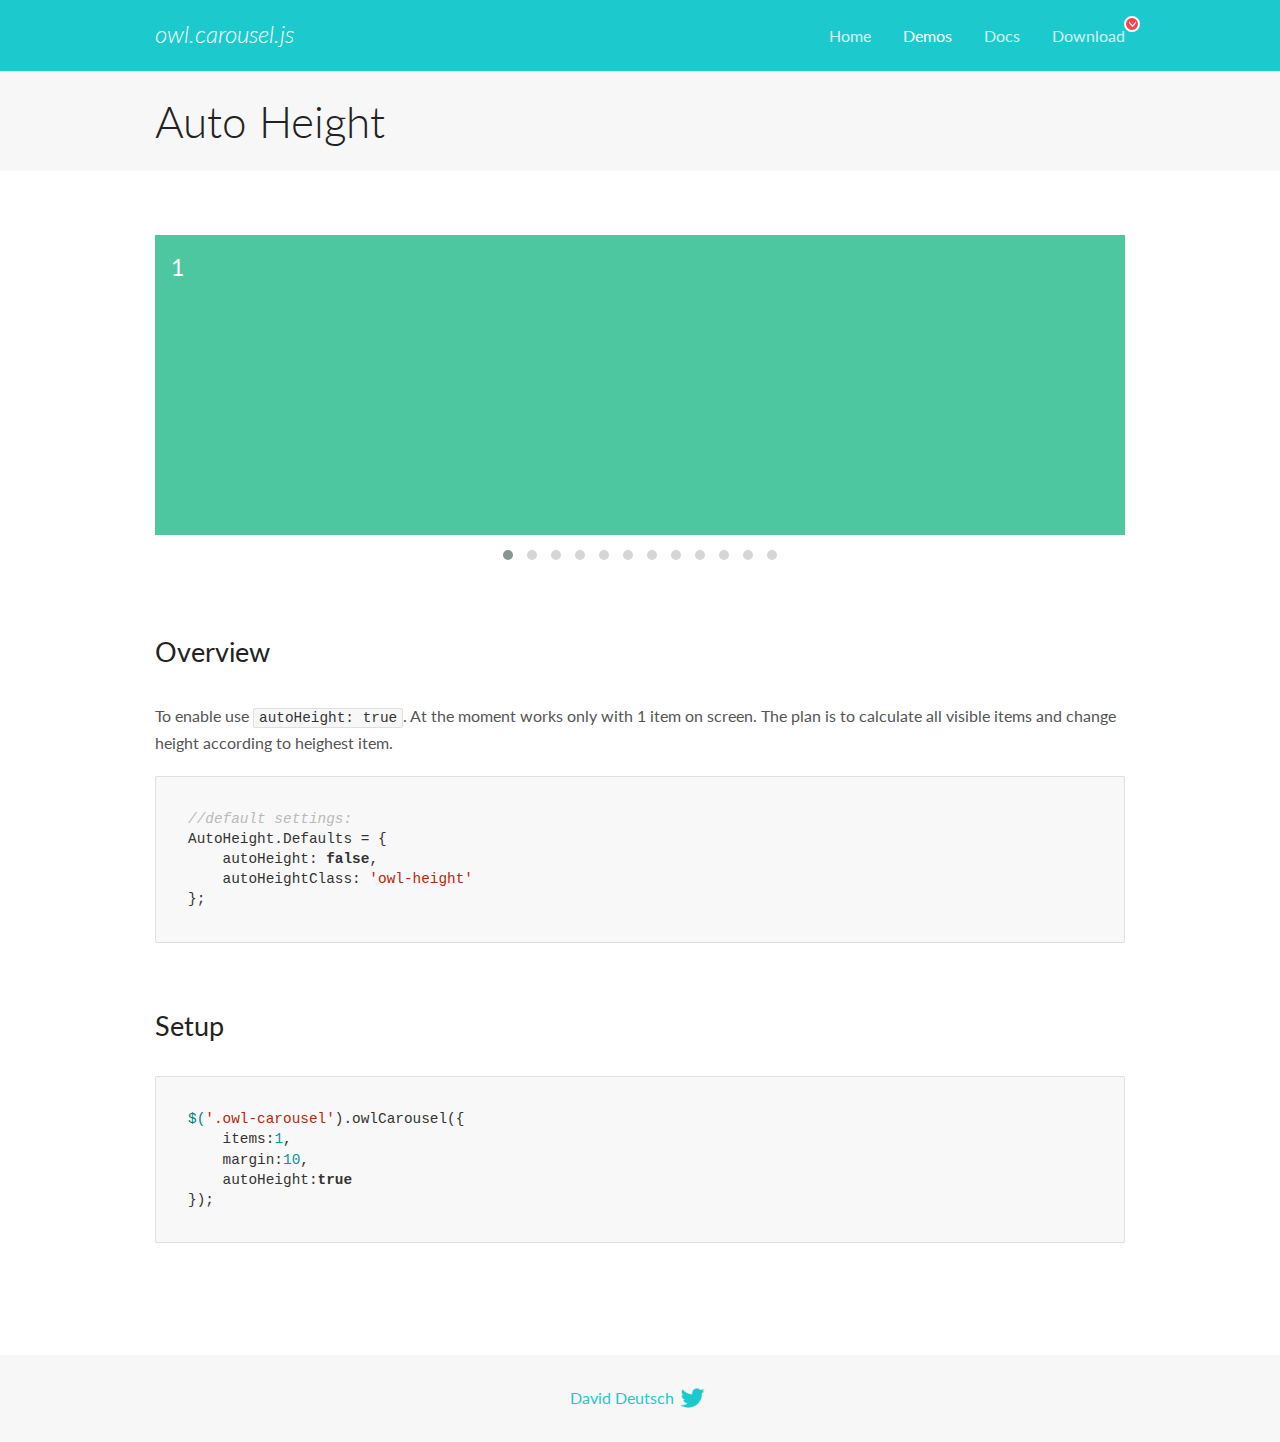
<file: assets/OwlCarousel2-2.3.4/docs/demos/autoheight.html>
<!DOCTYPE html>
<html lang="en">
  <head>

    <!-- head -->
    <meta charset="utf-8">
    <meta name="msapplication-tap-highlight" content="no" />
    <meta name="viewport" content="width=device-width, initial-scale=1.0" />
    <meta name="description" content="autoHeight usage demo">
    <meta name="author" content="David Deutsch">
    <title>
      Auto Height Demo | Owl Carousel | 2.3.4
    </title>

    <!-- Stylesheets -->
    <link href='https://fonts.googleapis.com/css?family=Lato:300,400,700,400italic,300italic' rel='stylesheet' type='text/css'>
    <link rel="stylesheet" href="../assets/css/docs.theme.min.css">

    <!-- Owl Stylesheets -->
    <link rel="stylesheet" href="../assets/owlcarousel/assets/owl.carousel.min.css">
    <link rel="stylesheet" href="../assets/owlcarousel/assets/owl.theme.default.min.css">

    <!-- HTML5 shim and Respond.js IE8 support of HTML5 elements and media queries -->

    <!--[if lt IE 9]>
      <script src="https://oss.maxcdn.com/libs/html5shiv/3.7.0/html5shiv.js"></script>
      <script src="https://oss.maxcdn.com/libs/respond.js/1.3.0/respond.min.js"></script>
    <![endif]-->

    <!-- Favicons -->
    <link rel="apple-touch-icon-precomposed" sizes="144x144" href="../assets/ico/apple-touch-icon-144-precomposed.png">
    <link rel="shortcut icon" href="../assets/ico/favicon.png">
    <link rel="shortcut icon" href="favicon.ico">

    <!-- Yeah i know js should not be in header. Its required for demos.-->

    <!-- javascript -->
    <script src="../assets/vendors/jquery.min.js"></script>
    <script src="../assets/owlcarousel/owl.carousel.js"></script>
  </head>
  <body>

    <!-- header -->
    <header class="header">
      <div class="row">
        <div class="large-12 columns">
          <div class="brand left">
            <h3>
              <a href="/OwlCarousel2/">owl.carousel.js</a> 
            </h3>
          </div>
          <a id="toggle-nav" class="right">
            <span></span> <span></span> <span></span> 
          </a> 
          <div class="nav-bar">
            <ul class="clearfix">
              <li> <a href="/OwlCarousel2/index.html">Home</a>  </li>
              <li class="active">
                <a href="/OwlCarousel2/demos/demos.html">Demos</a> 
              </li>
              <li> <a href="/OwlCarousel2/docs/started-welcome.html">Docs</a>  </li>
              <li>
                <a href="https://github.com/OwlCarousel2/OwlCarousel2/archive/2.3.4.zip">Download</a> 
                <span class="download"></span> 
              </li>
            </ul>
          </div>
        </div>
      </div>
    </header>

    <!-- title -->
    <section class="title">
      <div class="row">
        <div class="large-12 columns">
          <h1>Auto Height</h1>
        </div>
      </div>
    </section>

    <!--  Demos -->
    <section id="demos">
      <div class="row">
        <div class="large-12 columns">
          <div class="owl-carousel owl-theme">
            <div class="item" style="height:300px">
              <h4>1</h4>
            </div>
            <div class="item" style="height:100px">
              <h4>2</h4>
            </div>
            <div class="item" style="height:500px">
              <h4>3</h4>
            </div>
            <div class="item" style="height:250px">
              <h4>4</h4>
            </div>
            <div class="item" style="height:400px">
              <h4>5</h4>
            </div>
            <div class="item" style="height:500px">
              <h4>6</h4>
            </div>
            <div class="item" style="height:600px">
              <h4>7</h4>
            </div>
            <div class="item" style="height:400px">
              <h4>8</h4>
            </div>
            <div class="item" style="height:300px">
              <h4>9</h4>
            </div>
            <div class="item" style="height:350px">
              <h4>10</h4>
            </div>
            <div class="item" style="height:200px">
              <h4>11</h4>
            </div>
            <div class="item" style="height:150px">
              <h4>12</h4>
            </div>
          </div>
          <h3 id="overview">Overview</h3>
          <p>To enable use <code>autoHeight: true</code>. At the moment works only with 1 item on screen. The plan is to calculate all visible items and change height according to heighest item.</p>
          <pre><code>//default settings:
AutoHeight.Defaults = {
    autoHeight: false,
    autoHeightClass: &#39;owl-height&#39;
};</code></pre>
          <h3 id="setup">Setup</h3>
          <pre><code>$(&#39;.owl-carousel&#39;).owlCarousel({
    items:1,
    margin:10,
    autoHeight:true
});</code></pre>
          <script>
            $(document).ready(function() {
              $('.owl-carousel').owlCarousel({
                items: 1,
                margin: 10,
                autoHeight: true
              });
            })
          </script>
        </div>
      </div>
    </section>

    <!-- footer -->
    <footer class="footer">
      <div class="row">
        <div class="large-12 columns">
          <h5>
            <a href="/OwlCarousel2/docs/support-contact.html">David Deutsch</a> 
            <a id="custom-tweet-button" href="https://twitter.com/share?url=https://github.com/OwlCarousel2/OwlCarousel2&text=Owl Carousel - This is so awesome! " target="_blank"></a> 
          </h5>
        </div>
      </div>
    </footer>

    <!-- vendors -->
    <script src="../assets/vendors/highlight.js"></script>
    <script src="../assets/js/app.js"></script>
  </body>
</html>
</file>
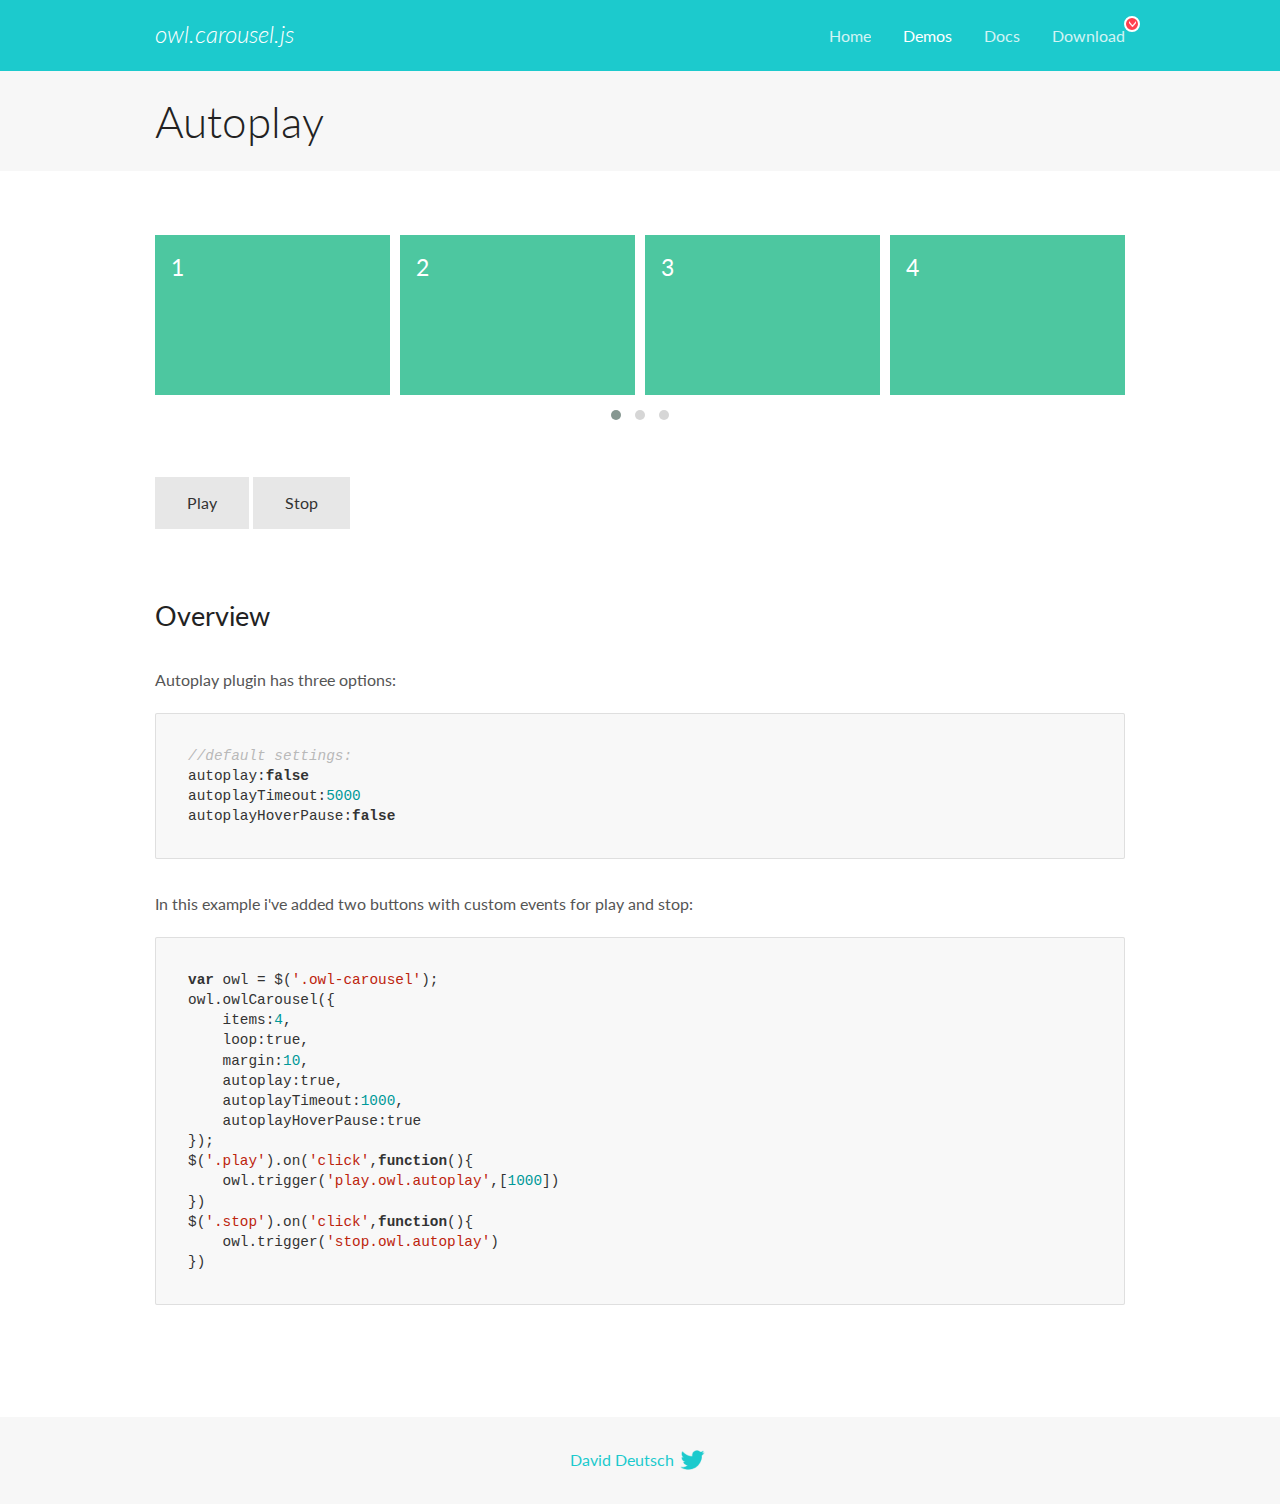
<file: assets/OwlCarousel2-2.3.4/docs/demos/autoplay.html>
<!DOCTYPE html>
<html lang="en">
  <head>

    <!-- head -->
    <meta charset="utf-8">
    <meta name="msapplication-tap-highlight" content="no" />
    <meta name="viewport" content="width=device-width, initial-scale=1.0" />
    <meta name="description" content="Autoplay usage demo">
    <meta name="author" content="David Deutsch">
    <title>
      Autoplay Demo | Owl Carousel | 2.3.4
    </title>

    <!-- Stylesheets -->
    <link href='https://fonts.googleapis.com/css?family=Lato:300,400,700,400italic,300italic' rel='stylesheet' type='text/css'>
    <link rel="stylesheet" href="../assets/css/docs.theme.min.css">

    <!-- Owl Stylesheets -->
    <link rel="stylesheet" href="../assets/owlcarousel/assets/owl.carousel.min.css">
    <link rel="stylesheet" href="../assets/owlcarousel/assets/owl.theme.default.min.css">

    <!-- HTML5 shim and Respond.js IE8 support of HTML5 elements and media queries -->

    <!--[if lt IE 9]>
      <script src="https://oss.maxcdn.com/libs/html5shiv/3.7.0/html5shiv.js"></script>
      <script src="https://oss.maxcdn.com/libs/respond.js/1.3.0/respond.min.js"></script>
    <![endif]-->

    <!-- Favicons -->
    <link rel="apple-touch-icon-precomposed" sizes="144x144" href="../assets/ico/apple-touch-icon-144-precomposed.png">
    <link rel="shortcut icon" href="../assets/ico/favicon.png">
    <link rel="shortcut icon" href="favicon.ico">

    <!-- Yeah i know js should not be in header. Its required for demos.-->

    <!-- javascript -->
    <script src="../assets/vendors/jquery.min.js"></script>
    <script src="../assets/owlcarousel/owl.carousel.js"></script>
  </head>
  <body>

    <!-- header -->
    <header class="header">
      <div class="row">
        <div class="large-12 columns">
          <div class="brand left">
            <h3>
              <a href="/OwlCarousel2/">owl.carousel.js</a> 
            </h3>
          </div>
          <a id="toggle-nav" class="right">
            <span></span> <span></span> <span></span> 
          </a> 
          <div class="nav-bar">
            <ul class="clearfix">
              <li> <a href="/OwlCarousel2/index.html">Home</a>  </li>
              <li class="active">
                <a href="/OwlCarousel2/demos/demos.html">Demos</a> 
              </li>
              <li> <a href="/OwlCarousel2/docs/started-welcome.html">Docs</a>  </li>
              <li>
                <a href="https://github.com/OwlCarousel2/OwlCarousel2/archive/2.3.4.zip">Download</a> 
                <span class="download"></span> 
              </li>
            </ul>
          </div>
        </div>
      </div>
    </header>

    <!-- title -->
    <section class="title">
      <div class="row">
        <div class="large-12 columns">
          <h1>Autoplay</h1>
        </div>
      </div>
    </section>

    <!--  Demos -->
    <section id="demos">
      <div class="row">
        <div class="large-12 columns">
          <div class="owl-carousel owl-theme">
            <div class="item">
              <h4>1</h4>
            </div>
            <div class="item">
              <h4>2</h4>
            </div>
            <div class="item">
              <h4>3</h4>
            </div>
            <div class="item">
              <h4>4</h4>
            </div>
            <div class="item">
              <h4>5</h4>
            </div>
            <div class="item">
              <h4>6</h4>
            </div>
            <div class="item">
              <h4>7</h4>
            </div>
            <div class="item">
              <h4>8</h4>
            </div>
            <div class="item">
              <h4>9</h4>
            </div>
            <div class="item">
              <h4>10</h4>
            </div>
            <div class="item">
              <h4>11</h4>
            </div>
            <div class="item">
              <h4>12</h4>
            </div>
          </div>
          <a class="button secondary play">Play</a> 
          <a class="button secondary stop">Stop</a> 
          <h3 id="overview">Overview</h3>
          <p>Autoplay plugin has three options:</p>
          <pre><code>//default settings:
autoplay:false
autoplayTimeout:5000
autoplayHoverPause:false</code></pre>
          <p>In this example i&#39;ve added two buttons with custom events for play and stop:</p>
          <pre><code>var owl = $(&#39;.owl-carousel&#39;);
owl.owlCarousel({
    items:4,
    loop:true,
    margin:10,
    autoplay:true,
    autoplayTimeout:1000,
    autoplayHoverPause:true
});
$(&#39;.play&#39;).on(&#39;click&#39;,function(){
    owl.trigger(&#39;play.owl.autoplay&#39;,[1000])
})
$(&#39;.stop&#39;).on(&#39;click&#39;,function(){
    owl.trigger(&#39;stop.owl.autoplay&#39;)
})</code></pre>
          <script>
            $(document).ready(function() {
              var owl = $('.owl-carousel');
              owl.owlCarousel({
                items: 4,
                loop: true,
                margin: 10,
                autoplay: true,
                autoplayTimeout: 1000,
                autoplayHoverPause: true
              });
              $('.play').on('click', function() {
                owl.trigger('play.owl.autoplay', [1000])
              })
              $('.stop').on('click', function() {
                owl.trigger('stop.owl.autoplay')
              })
            })
          </script>
        </div>
      </div>
    </section>

    <!-- footer -->
    <footer class="footer">
      <div class="row">
        <div class="large-12 columns">
          <h5>
            <a href="/OwlCarousel2/docs/support-contact.html">David Deutsch</a> 
            <a id="custom-tweet-button" href="https://twitter.com/share?url=https://github.com/OwlCarousel2/OwlCarousel2&text=Owl Carousel - This is so awesome! " target="_blank"></a> 
          </h5>
        </div>
      </div>
    </footer>

    <!-- vendors -->
    <script src="../assets/vendors/highlight.js"></script>
    <script src="../assets/js/app.js"></script>
  </body>
</html>
</file>
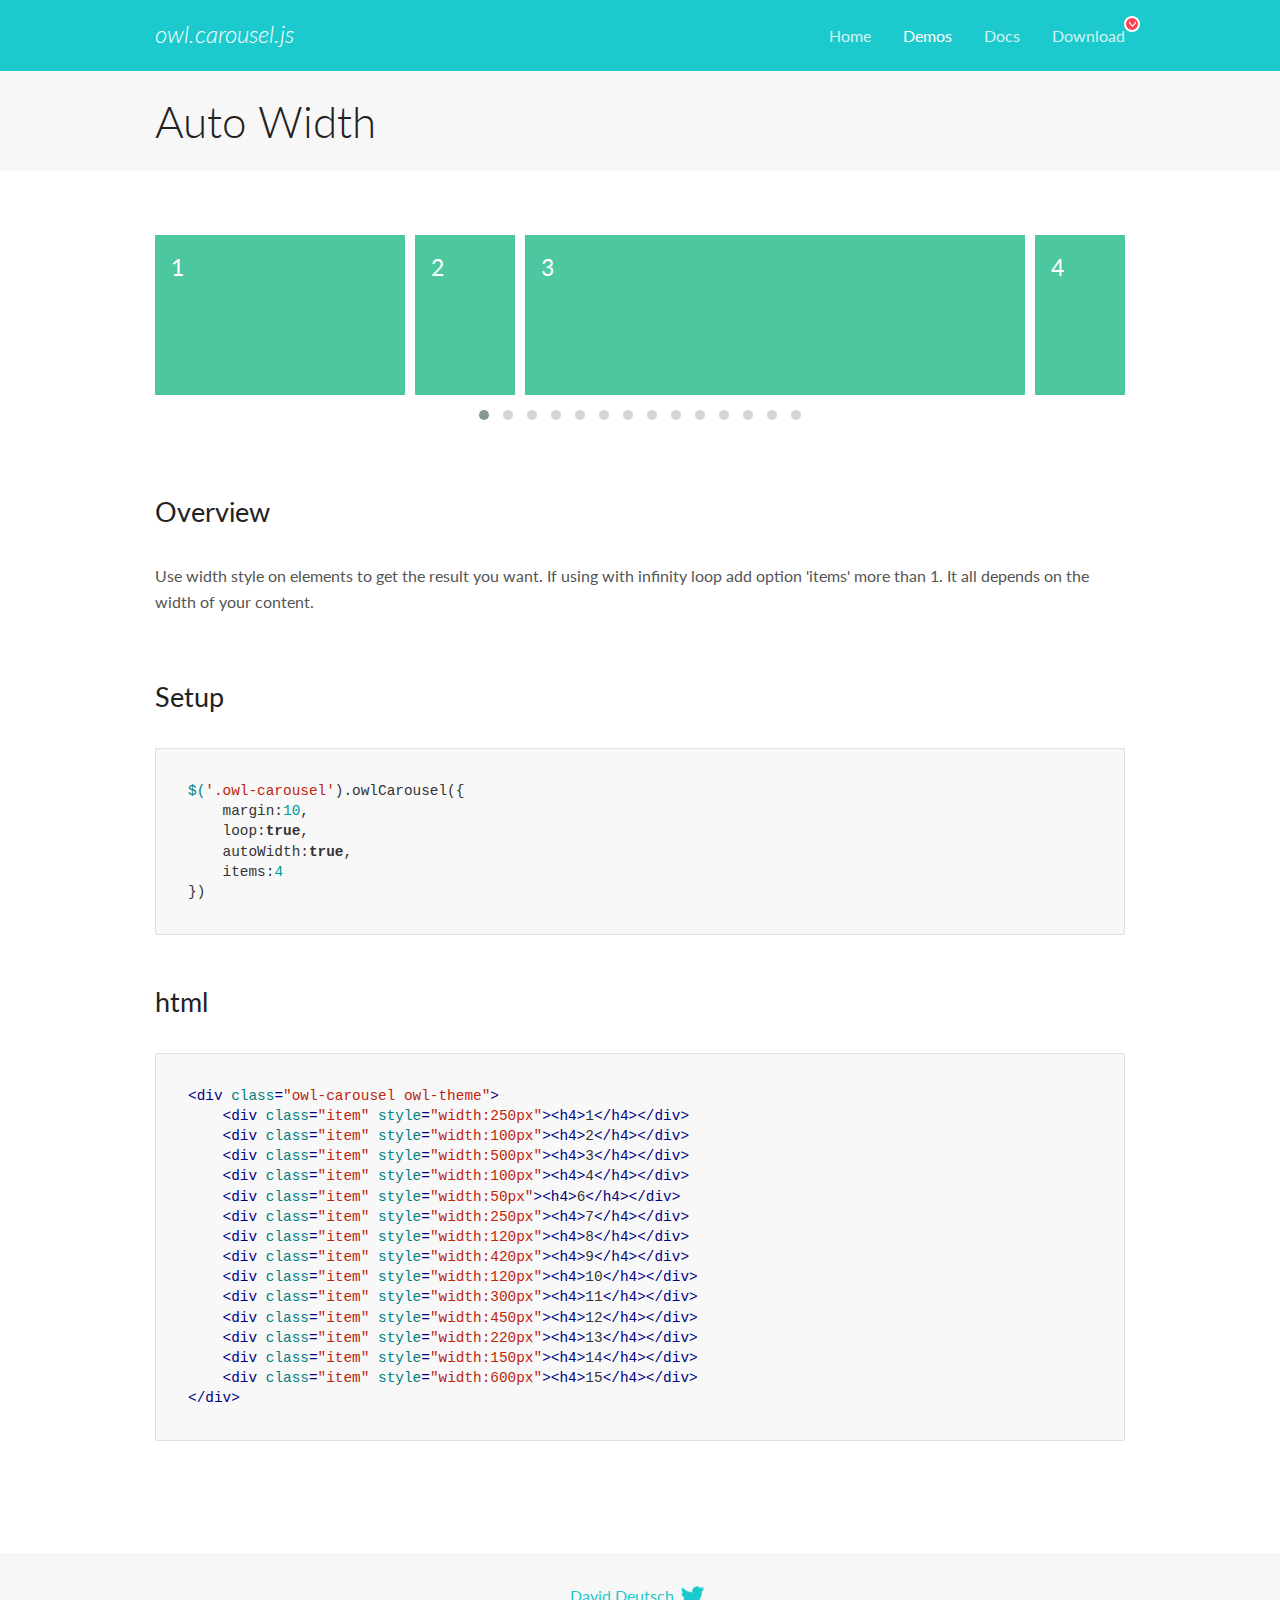
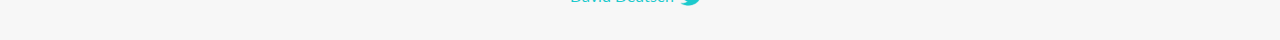
<file: assets/OwlCarousel2-2.3.4/docs/demos/autowidth.html>
<!DOCTYPE html>
<html lang="en">
  <head>

    <!-- head -->
    <meta charset="utf-8">
    <meta name="msapplication-tap-highlight" content="no" />
    <meta name="viewport" content="width=device-width, initial-scale=1.0" />
    <meta name="description" content="Auto Width">
    <meta name="author" content="David Deutsch">
    <title>
      Auto Width Demo | Owl Carousel | 2.3.4
    </title>

    <!-- Stylesheets -->
    <link href='https://fonts.googleapis.com/css?family=Lato:300,400,700,400italic,300italic' rel='stylesheet' type='text/css'>
    <link rel="stylesheet" href="../assets/css/docs.theme.min.css">

    <!-- Owl Stylesheets -->
    <link rel="stylesheet" href="../assets/owlcarousel/assets/owl.carousel.min.css">
    <link rel="stylesheet" href="../assets/owlcarousel/assets/owl.theme.default.min.css">

    <!-- HTML5 shim and Respond.js IE8 support of HTML5 elements and media queries -->

    <!--[if lt IE 9]>
      <script src="https://oss.maxcdn.com/libs/html5shiv/3.7.0/html5shiv.js"></script>
      <script src="https://oss.maxcdn.com/libs/respond.js/1.3.0/respond.min.js"></script>
    <![endif]-->

    <!-- Favicons -->
    <link rel="apple-touch-icon-precomposed" sizes="144x144" href="../assets/ico/apple-touch-icon-144-precomposed.png">
    <link rel="shortcut icon" href="../assets/ico/favicon.png">
    <link rel="shortcut icon" href="favicon.ico">

    <!-- Yeah i know js should not be in header. Its required for demos.-->

    <!-- javascript -->
    <script src="../assets/vendors/jquery.min.js"></script>
    <script src="../assets/owlcarousel/owl.carousel.js"></script>
  </head>
  <body>

    <!-- header -->
    <header class="header">
      <div class="row">
        <div class="large-12 columns">
          <div class="brand left">
            <h3>
              <a href="/OwlCarousel2/">owl.carousel.js</a> 
            </h3>
          </div>
          <a id="toggle-nav" class="right">
            <span></span> <span></span> <span></span> 
          </a> 
          <div class="nav-bar">
            <ul class="clearfix">
              <li> <a href="/OwlCarousel2/index.html">Home</a>  </li>
              <li class="active">
                <a href="/OwlCarousel2/demos/demos.html">Demos</a> 
              </li>
              <li> <a href="/OwlCarousel2/docs/started-welcome.html">Docs</a>  </li>
              <li>
                <a href="https://github.com/OwlCarousel2/OwlCarousel2/archive/2.3.4.zip">Download</a> 
                <span class="download"></span> 
              </li>
            </ul>
          </div>
        </div>
      </div>
    </header>

    <!-- title -->
    <section class="title">
      <div class="row">
        <div class="large-12 columns">
          <h1>Auto Width</h1>
        </div>
      </div>
    </section>

    <!--  Demos -->
    <section id="demos">
      <div class="row">
        <div class="large-12 columns">
          <div class="owl-carousel owl-theme">
            <div class="item" style="width:250px">
              <h4>1</h4>
            </div>
            <div class="item" style="width:100px">
              <h4>2</h4>
            </div>
            <div class="item" style="width:500px">
              <h4>3</h4>
            </div>
            <div class="item" style="width:100px">
              <h4>4</h4>
            </div>
            <div class="item" style="width:50px">
              <h4>6</h4>
            </div>
            <div class="item" style="width:250px">
              <h4>7</h4>
            </div>
            <div class="item" style="width:120px">
              <h4>8</h4>
            </div>
            <div class="item" style="width:420px">
              <h4>9</h4>
            </div>
            <div class="item" style="width:120px">
              <h4>10</h4>
            </div>
            <div class="item" style="width:300px">
              <h4>11</h4>
            </div>
            <div class="item" style="width:450px">
              <h4>12</h4>
            </div>
            <div class="item" style="width:220px">
              <h4>13</h4>
            </div>
            <div class="item" style="width:150px">
              <h4>14</h4>
            </div>
            <div class="item" style="width:600px">
              <h4>15</h4>
            </div>
          </div>
          <h3 id="overview">Overview</h3>
          <p>Use width style on elements to get the result you want. If using with infinity loop add option &#39;items&#39; more than 1. It all depends on the width of your content.</p>
          <h3 id="setup">Setup</h3>
          <pre><code>$(&#39;.owl-carousel&#39;).owlCarousel({
    margin:10,
    loop:true,
    autoWidth:true,
    items:4
})</code></pre>
          <h3 id="html">html</h3>
          <pre><code>&lt;div class=&quot;owl-carousel owl-theme&quot;&gt;
    &lt;div class=&quot;item&quot; style=&quot;width:250px&quot;&gt;&lt;h4&gt;1&lt;/h4&gt;&lt;/div&gt;
    &lt;div class=&quot;item&quot; style=&quot;width:100px&quot;&gt;&lt;h4&gt;2&lt;/h4&gt;&lt;/div&gt;
    &lt;div class=&quot;item&quot; style=&quot;width:500px&quot;&gt;&lt;h4&gt;3&lt;/h4&gt;&lt;/div&gt;
    &lt;div class=&quot;item&quot; style=&quot;width:100px&quot;&gt;&lt;h4&gt;4&lt;/h4&gt;&lt;/div&gt;
    &lt;div class=&quot;item&quot; style=&quot;width:50px&quot;&gt;&lt;h4&gt;6&lt;/h4&gt;&lt;/div&gt;
    &lt;div class=&quot;item&quot; style=&quot;width:250px&quot;&gt;&lt;h4&gt;7&lt;/h4&gt;&lt;/div&gt;
    &lt;div class=&quot;item&quot; style=&quot;width:120px&quot;&gt;&lt;h4&gt;8&lt;/h4&gt;&lt;/div&gt;
    &lt;div class=&quot;item&quot; style=&quot;width:420px&quot;&gt;&lt;h4&gt;9&lt;/h4&gt;&lt;/div&gt;
    &lt;div class=&quot;item&quot; style=&quot;width:120px&quot;&gt;&lt;h4&gt;10&lt;/h4&gt;&lt;/div&gt;
    &lt;div class=&quot;item&quot; style=&quot;width:300px&quot;&gt;&lt;h4&gt;11&lt;/h4&gt;&lt;/div&gt;
    &lt;div class=&quot;item&quot; style=&quot;width:450px&quot;&gt;&lt;h4&gt;12&lt;/h4&gt;&lt;/div&gt;
    &lt;div class=&quot;item&quot; style=&quot;width:220px&quot;&gt;&lt;h4&gt;13&lt;/h4&gt;&lt;/div&gt;
    &lt;div class=&quot;item&quot; style=&quot;width:150px&quot;&gt;&lt;h4&gt;14&lt;/h4&gt;&lt;/div&gt;
    &lt;div class=&quot;item&quot; style=&quot;width:600px&quot;&gt;&lt;h4&gt;15&lt;/h4&gt;&lt;/div&gt;
&lt;/div&gt;</code></pre>
          <script>
            $(document).ready(function() {
              $('.owl-carousel').owlCarousel({
                margin: 10,
                loop: true,
                autoWidth: true,
                items: 4
              })
            })
          </script>
        </div>
      </div>
    </section>

    <!-- footer -->
    <footer class="footer">
      <div class="row">
        <div class="large-12 columns">
          <h5>
            <a href="/OwlCarousel2/docs/support-contact.html">David Deutsch</a> 
            <a id="custom-tweet-button" href="https://twitter.com/share?url=https://github.com/OwlCarousel2/OwlCarousel2&text=Owl Carousel - This is so awesome! " target="_blank"></a> 
          </h5>
        </div>
      </div>
    </footer>

    <!-- vendors -->
    <script src="../assets/vendors/highlight.js"></script>
    <script src="../assets/js/app.js"></script>
  </body>
</html>
</file>
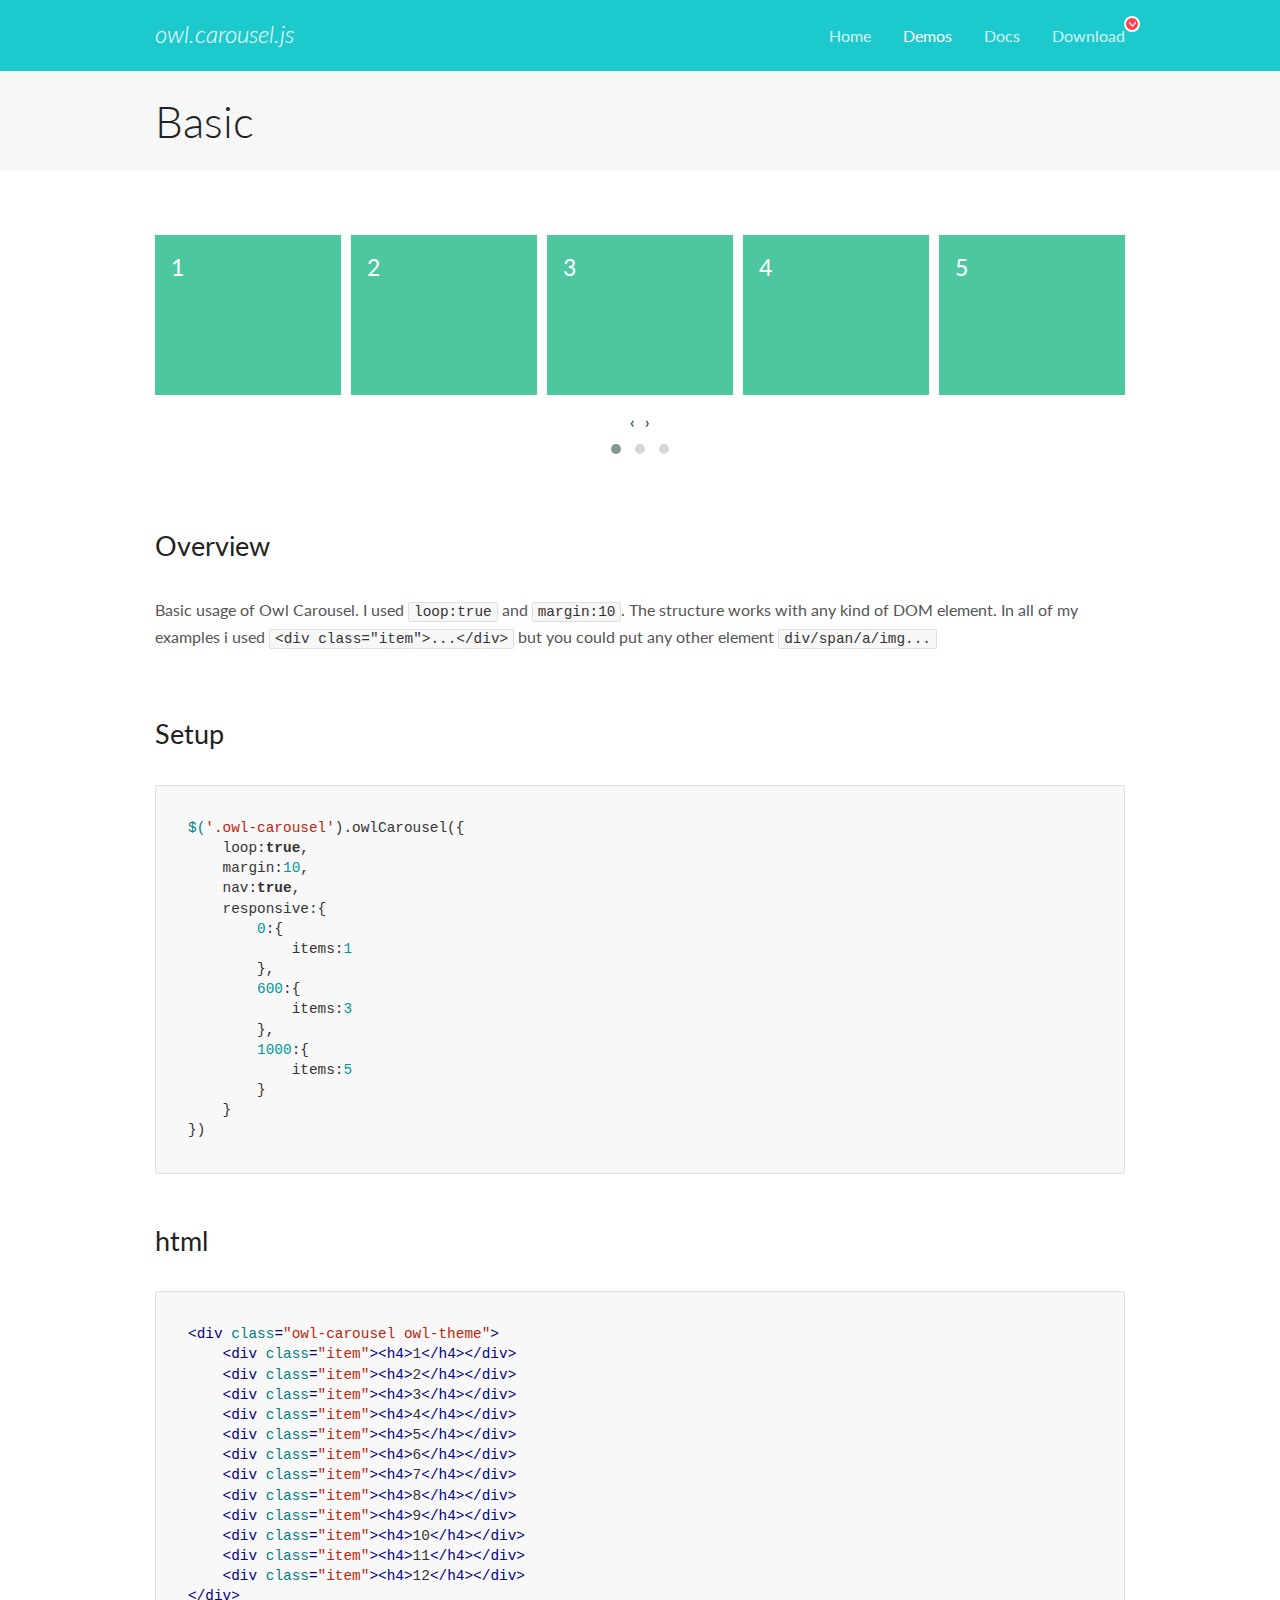
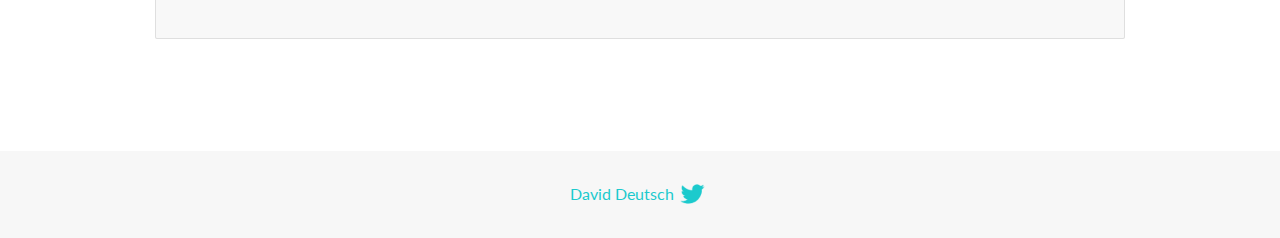
<file: assets/OwlCarousel2-2.3.4/docs/demos/basic.html>
<!DOCTYPE html>
<html lang="en">
  <head>

    <!-- head -->
    <meta charset="utf-8">
    <meta name="msapplication-tap-highlight" content="no" />
    <meta name="viewport" content="width=device-width, initial-scale=1.0" />
    <meta name="description" content="Basic usage demo">
    <meta name="author" content="David Deutsch">
    <title>
      Basic Demo | Owl Carousel | 2.3.4
    </title>

    <!-- Stylesheets -->
    <link href='https://fonts.googleapis.com/css?family=Lato:300,400,700,400italic,300italic' rel='stylesheet' type='text/css'>
    <link rel="stylesheet" href="../assets/css/docs.theme.min.css">

    <!-- Owl Stylesheets -->
    <link rel="stylesheet" href="../assets/owlcarousel/assets/owl.carousel.min.css">
    <link rel="stylesheet" href="../assets/owlcarousel/assets/owl.theme.default.min.css">

    <!-- HTML5 shim and Respond.js IE8 support of HTML5 elements and media queries -->

    <!--[if lt IE 9]>
      <script src="https://oss.maxcdn.com/libs/html5shiv/3.7.0/html5shiv.js"></script>
      <script src="https://oss.maxcdn.com/libs/respond.js/1.3.0/respond.min.js"></script>
    <![endif]-->

    <!-- Favicons -->
    <link rel="apple-touch-icon-precomposed" sizes="144x144" href="../assets/ico/apple-touch-icon-144-precomposed.png">
    <link rel="shortcut icon" href="../assets/ico/favicon.png">
    <link rel="shortcut icon" href="favicon.ico">

    <!-- Yeah i know js should not be in header. Its required for demos.-->

    <!-- javascript -->
    <script src="../assets/vendors/jquery.min.js"></script>
    <script src="../assets/owlcarousel/owl.carousel.js"></script>
  </head>
  <body>

    <!-- header -->
    <header class="header">
      <div class="row">
        <div class="large-12 columns">
          <div class="brand left">
            <h3>
              <a href="/OwlCarousel2/">owl.carousel.js</a> 
            </h3>
          </div>
          <a id="toggle-nav" class="right">
            <span></span> <span></span> <span></span> 
          </a> 
          <div class="nav-bar">
            <ul class="clearfix">
              <li> <a href="/OwlCarousel2/index.html">Home</a>  </li>
              <li class="active">
                <a href="/OwlCarousel2/demos/demos.html">Demos</a> 
              </li>
              <li> <a href="/OwlCarousel2/docs/started-welcome.html">Docs</a>  </li>
              <li>
                <a href="https://github.com/OwlCarousel2/OwlCarousel2/archive/2.3.4.zip">Download</a> 
                <span class="download"></span> 
              </li>
            </ul>
          </div>
        </div>
      </div>
    </header>

    <!-- title -->
    <section class="title">
      <div class="row">
        <div class="large-12 columns">
          <h1>Basic</h1>
        </div>
      </div>
    </section>

    <!--  Demos -->
    <section id="demos">
      <div class="row">
        <div class="large-12 columns">
          <div class="owl-carousel owl-theme">
            <div class="item">
              <h4>1</h4>
            </div>
            <div class="item">
              <h4>2</h4>
            </div>
            <div class="item">
              <h4>3</h4>
            </div>
            <div class="item">
              <h4>4</h4>
            </div>
            <div class="item">
              <h4>5</h4>
            </div>
            <div class="item">
              <h4>6</h4>
            </div>
            <div class="item">
              <h4>7</h4>
            </div>
            <div class="item">
              <h4>8</h4>
            </div>
            <div class="item">
              <h4>9</h4>
            </div>
            <div class="item">
              <h4>10</h4>
            </div>
            <div class="item">
              <h4>11</h4>
            </div>
            <div class="item">
              <h4>12</h4>
            </div>
          </div>
          <h3 id="overview">Overview</h3>
          <p>Basic usage of Owl Carousel. I used <code>loop:true</code> and <code>margin:10</code>. The structure works with any kind of DOM element. In all of my examples i used <code>&lt;div class=&quot;item&quot;&gt;...&lt;/div&gt;</code> but you could
            put any other element <code>div/span/a/img...</code></p>
          <h3 id="setup">Setup</h3>
          <pre><code>$(&#39;.owl-carousel&#39;).owlCarousel({
    loop:true,
    margin:10,
    nav:true,
    responsive:{
        0:{
            items:1
        },
        600:{
            items:3
        },
        1000:{
            items:5
        }
    }
})</code></pre>
          <h3 id="html">html</h3>
          <pre><code>&lt;div class=&quot;owl-carousel owl-theme&quot;&gt;
    &lt;div class=&quot;item&quot;&gt;&lt;h4&gt;1&lt;/h4&gt;&lt;/div&gt;
    &lt;div class=&quot;item&quot;&gt;&lt;h4&gt;2&lt;/h4&gt;&lt;/div&gt;
    &lt;div class=&quot;item&quot;&gt;&lt;h4&gt;3&lt;/h4&gt;&lt;/div&gt;
    &lt;div class=&quot;item&quot;&gt;&lt;h4&gt;4&lt;/h4&gt;&lt;/div&gt;
    &lt;div class=&quot;item&quot;&gt;&lt;h4&gt;5&lt;/h4&gt;&lt;/div&gt;
    &lt;div class=&quot;item&quot;&gt;&lt;h4&gt;6&lt;/h4&gt;&lt;/div&gt;
    &lt;div class=&quot;item&quot;&gt;&lt;h4&gt;7&lt;/h4&gt;&lt;/div&gt;
    &lt;div class=&quot;item&quot;&gt;&lt;h4&gt;8&lt;/h4&gt;&lt;/div&gt;
    &lt;div class=&quot;item&quot;&gt;&lt;h4&gt;9&lt;/h4&gt;&lt;/div&gt;
    &lt;div class=&quot;item&quot;&gt;&lt;h4&gt;10&lt;/h4&gt;&lt;/div&gt;
    &lt;div class=&quot;item&quot;&gt;&lt;h4&gt;11&lt;/h4&gt;&lt;/div&gt;
    &lt;div class=&quot;item&quot;&gt;&lt;h4&gt;12&lt;/h4&gt;&lt;/div&gt;
&lt;/div&gt;</code></pre>
          <script>
            $(document).ready(function() {
              var owl = $('.owl-carousel');
              owl.owlCarousel({
                margin: 10,
                nav: true,
                loop: true,
                responsive: {
                  0: {
                    items: 1
                  },
                  600: {
                    items: 3
                  },
                  1000: {
                    items: 5
                  }
                }
              })
            })
          </script>
        </div>
      </div>
    </section>

    <!-- footer -->
    <footer class="footer">
      <div class="row">
        <div class="large-12 columns">
          <h5>
            <a href="/OwlCarousel2/docs/support-contact.html">David Deutsch</a> 
            <a id="custom-tweet-button" href="https://twitter.com/share?url=https://github.com/OwlCarousel2/OwlCarousel2&text=Owl Carousel - This is so awesome! " target="_blank"></a> 
          </h5>
        </div>
      </div>
    </footer>

    <!-- vendors -->
    <script src="../assets/vendors/highlight.js"></script>
    <script src="../assets/js/app.js"></script>
  </body>
</html>
</file>
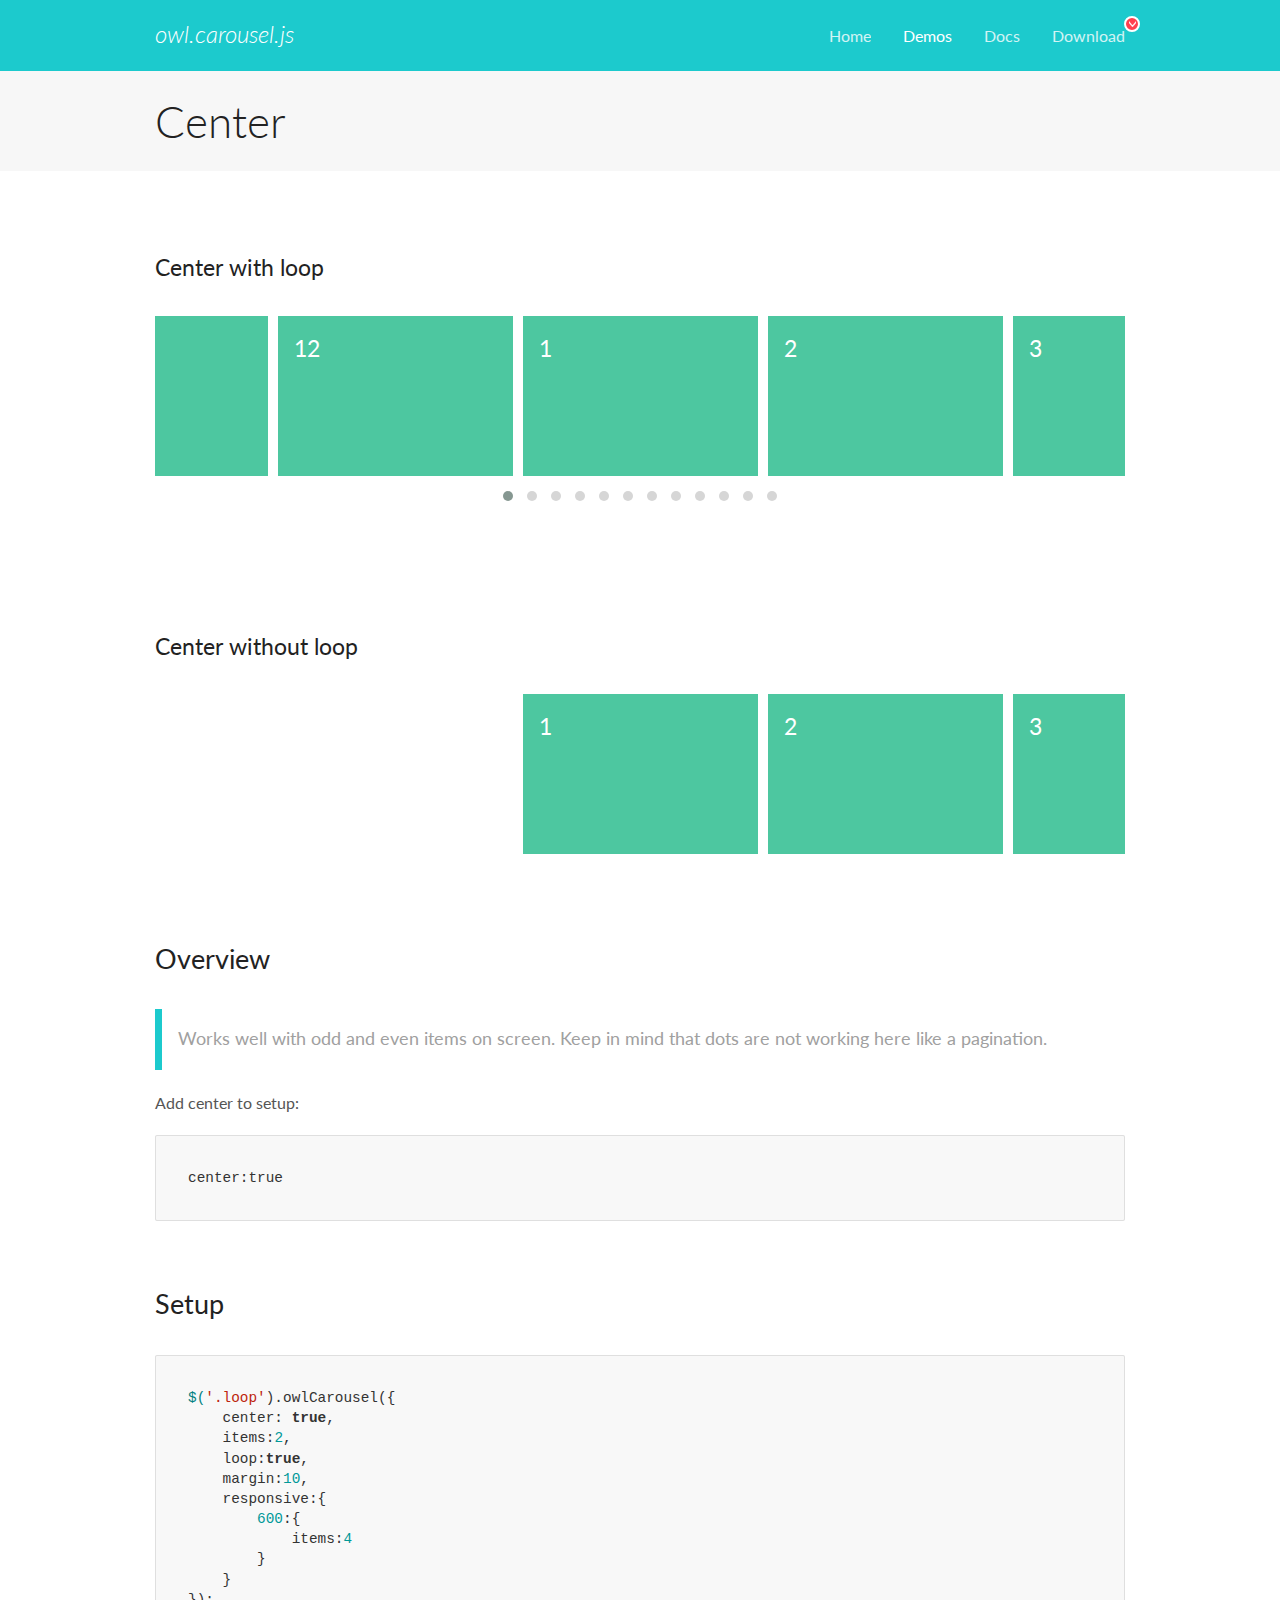
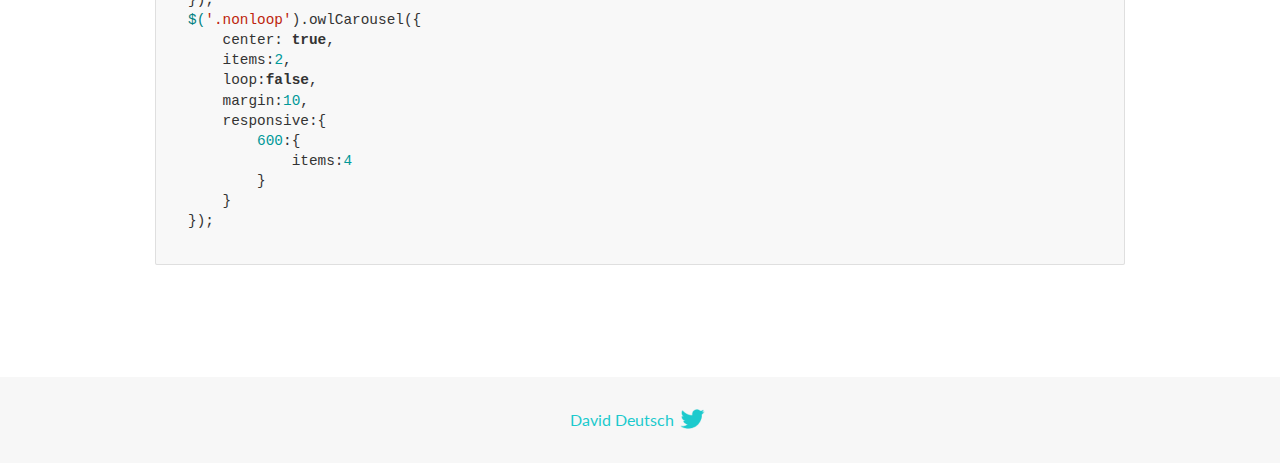
<file: assets/OwlCarousel2-2.3.4/docs/demos/center.html>
<!DOCTYPE html>
<html lang="en">
  <head>

    <!-- head -->
    <meta charset="utf-8">
    <meta name="msapplication-tap-highlight" content="no" />
    <meta name="viewport" content="width=device-width, initial-scale=1.0" />
    <meta name="description" content="Center carousel">
    <meta name="author" content="David Deutsch">
    <title>
      Center Demo | Owl Carousel | 2.3.4
    </title>

    <!-- Stylesheets -->
    <link href='https://fonts.googleapis.com/css?family=Lato:300,400,700,400italic,300italic' rel='stylesheet' type='text/css'>
    <link rel="stylesheet" href="../assets/css/docs.theme.min.css">

    <!-- Owl Stylesheets -->
    <link rel="stylesheet" href="../assets/owlcarousel/assets/owl.carousel.min.css">
    <link rel="stylesheet" href="../assets/owlcarousel/assets/owl.theme.default.min.css">

    <!-- HTML5 shim and Respond.js IE8 support of HTML5 elements and media queries -->

    <!--[if lt IE 9]>
      <script src="https://oss.maxcdn.com/libs/html5shiv/3.7.0/html5shiv.js"></script>
      <script src="https://oss.maxcdn.com/libs/respond.js/1.3.0/respond.min.js"></script>
    <![endif]-->

    <!-- Favicons -->
    <link rel="apple-touch-icon-precomposed" sizes="144x144" href="../assets/ico/apple-touch-icon-144-precomposed.png">
    <link rel="shortcut icon" href="../assets/ico/favicon.png">
    <link rel="shortcut icon" href="favicon.ico">

    <!-- Yeah i know js should not be in header. Its required for demos.-->

    <!-- javascript -->
    <script src="../assets/vendors/jquery.min.js"></script>
    <script src="../assets/owlcarousel/owl.carousel.js"></script>
  </head>
  <body>

    <!-- header -->
    <header class="header">
      <div class="row">
        <div class="large-12 columns">
          <div class="brand left">
            <h3>
              <a href="/OwlCarousel2/">owl.carousel.js</a> 
            </h3>
          </div>
          <a id="toggle-nav" class="right">
            <span></span> <span></span> <span></span> 
          </a> 
          <div class="nav-bar">
            <ul class="clearfix">
              <li> <a href="/OwlCarousel2/index.html">Home</a>  </li>
              <li class="active">
                <a href="/OwlCarousel2/demos/demos.html">Demos</a> 
              </li>
              <li> <a href="/OwlCarousel2/docs/started-welcome.html">Docs</a>  </li>
              <li>
                <a href="https://github.com/OwlCarousel2/OwlCarousel2/archive/2.3.4.zip">Download</a> 
                <span class="download"></span> 
              </li>
            </ul>
          </div>
        </div>
      </div>
    </header>

    <!-- title -->
    <section class="title">
      <div class="row">
        <div class="large-12 columns">
          <h1>Center</h1>
        </div>
      </div>
    </section>

    <!--  Demos -->
    <section id="demos">
      <div class="row">
        <div class="large-12 columns">
          <h4 id="center-with-loop">Center with loop</h4>
          <div class="loop owl-carousel owl-theme">
            <div class="item">
              <h4>1</h4>
            </div>
            <div class="item">
              <h4>2</h4>
            </div>
            <div class="item">
              <h4>3</h4>
            </div>
            <div class="item">
              <h4>4</h4>
            </div>
            <div class="item">
              <h4>5</h4>
            </div>
            <div class="item">
              <h4>6</h4>
            </div>
            <div class="item">
              <h4>7</h4>
            </div>
            <div class="item">
              <h4>8</h4>
            </div>
            <div class="item">
              <h4>9</h4>
            </div>
            <div class="item">
              <h4>10</h4>
            </div>
            <div class="item">
              <h4>11</h4>
            </div>
            <div class="item">
              <h4>12</h4>
            </div>
          </div>
          <br>
          <h4 id="center-without-loop">Center without loop</h4>
          <div class="nonloop owl-carousel">
            <div class="item">
              <h4>1</h4>
            </div>
            <div class="item">
              <h4>2</h4>
            </div>
            <div class="item">
              <h4>3</h4>
            </div>
            <div class="item">
              <h4>4</h4>
            </div>
            <div class="item">
              <h4>5</h4>
            </div>
            <div class="item">
              <h4>6</h4>
            </div>
            <div class="item">
              <h4>7</h4>
            </div>
            <div class="item">
              <h4>8</h4>
            </div>
            <div class="item">
              <h4>9</h4>
            </div>
            <div class="item">
              <h4>10</h4>
            </div>
            <div class="item">
              <h4>11</h4>
            </div>
            <div class="item">
              <h4>12</h4>
            </div>
          </div>
          <h3 id="overview">Overview</h3>
          <blockquote>
            <p>Works well with odd and even items on screen. Keep in mind that dots are not working here like a pagination.</p>
          </blockquote>
          <p>Add center to setup:</p>
          <pre><code>center:true</code></pre>
          <h3 id="setup">Setup</h3>
          <pre><code>$(&#39;.loop&#39;).owlCarousel({
    center: true,
    items:2,
    loop:true,
    margin:10,
    responsive:{
        600:{
            items:4
        }
    }
});
$(&#39;.nonloop&#39;).owlCarousel({
    center: true,
    items:2,
    loop:false,
    margin:10,
    responsive:{
        600:{
            items:4
        }
    }
});</code></pre>
          <script>
            jQuery(document).ready(function($) {
              $('.loop').owlCarousel({
                center: true,
                items: 2,
                loop: true,
                margin: 10,
                responsive: {
                  600: {
                    items: 4
                  }
                }
              });
              $('.nonloop').owlCarousel({
                center: true,
                items: 2,
                loop: false,
                margin: 10,
                responsive: {
                  600: {
                    items: 4
                  }
                }
              });
            });
          </script>
        </div>
      </div>
    </section>

    <!-- footer -->
    <footer class="footer">
      <div class="row">
        <div class="large-12 columns">
          <h5>
            <a href="/OwlCarousel2/docs/support-contact.html">David Deutsch</a> 
            <a id="custom-tweet-button" href="https://twitter.com/share?url=https://github.com/OwlCarousel2/OwlCarousel2&text=Owl Carousel - This is so awesome! " target="_blank"></a> 
          </h5>
        </div>
      </div>
    </footer>

    <!-- vendors -->
    <script src="../assets/vendors/highlight.js"></script>
    <script src="../assets/js/app.js"></script>
  </body>
</html>
</file>
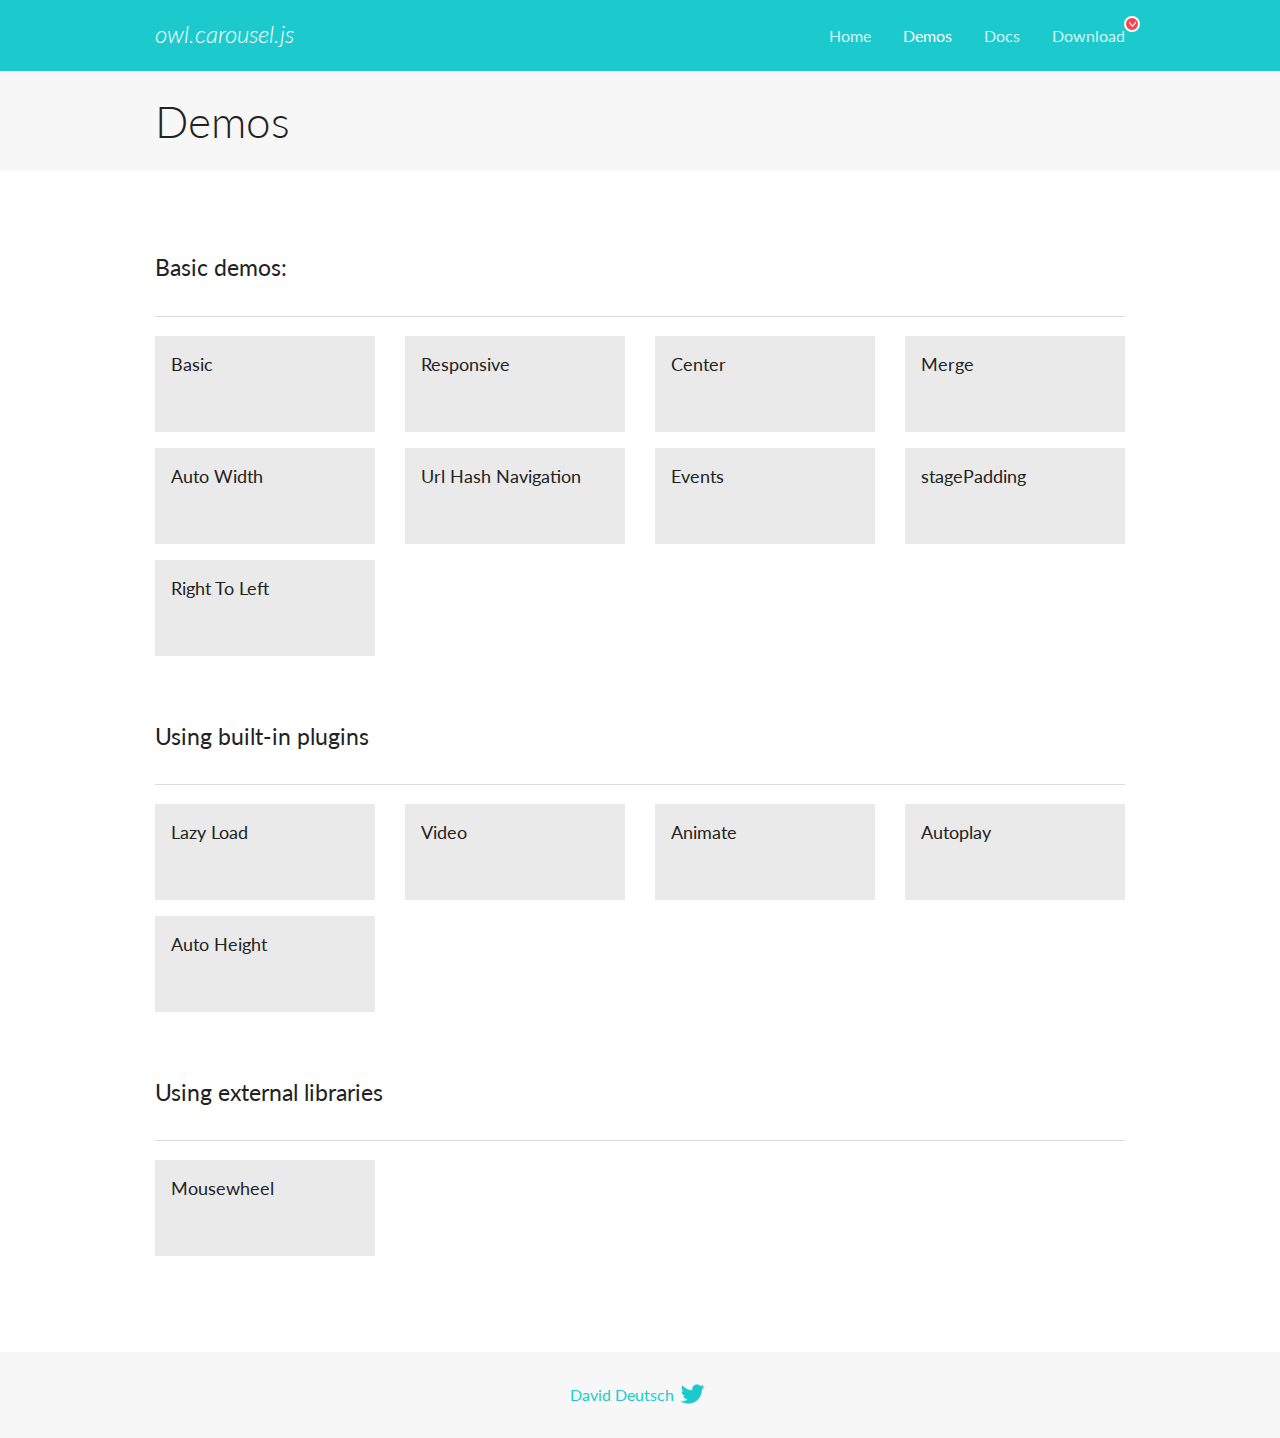
<file: assets/OwlCarousel2-2.3.4/docs/demos/demos.html>
<!DOCTYPE html>
<html lang="en">
  <head>

    <!-- head -->
    <meta charset="utf-8">
    <meta name="msapplication-tap-highlight" content="no" />
    <meta name="viewport" content="width=device-width, initial-scale=1.0" />
    <meta name="description" content="A list of Owl Carousel examples.">
    <meta name="author" content="David Deutsch">
    <title>
      Demos | Owl Carousel | 2.3.4
    </title>

    <!-- Stylesheets -->
    <link href='https://fonts.googleapis.com/css?family=Lato:300,400,700,400italic,300italic' rel='stylesheet' type='text/css'>
    <link rel="stylesheet" href="../assets/css/docs.theme.min.css">

    <!-- Owl Stylesheets -->
    <link rel="stylesheet" href="../assets/owlcarousel/assets/owl.carousel.min.css">
    <link rel="stylesheet" href="../assets/owlcarousel/assets/owl.theme.default.min.css">

    <!-- HTML5 shim and Respond.js IE8 support of HTML5 elements and media queries -->

    <!--[if lt IE 9]>
      <script src="https://oss.maxcdn.com/libs/html5shiv/3.7.0/html5shiv.js"></script>
      <script src="https://oss.maxcdn.com/libs/respond.js/1.3.0/respond.min.js"></script>
    <![endif]-->

    <!-- Favicons -->
    <link rel="apple-touch-icon-precomposed" sizes="144x144" href="../assets/ico/apple-touch-icon-144-precomposed.png">
    <link rel="shortcut icon" href="../assets/ico/favicon.png">
    <link rel="shortcut icon" href="favicon.ico">

    <!-- Yeah i know js should not be in header. Its required for demos.-->

    <!-- javascript -->
    <script src="../assets/vendors/jquery.min.js"></script>
    <script src="../assets/owlcarousel/owl.carousel.js"></script>
  </head>
  <body>

    <!-- header -->
    <header class="header">
      <div class="row">
        <div class="large-12 columns">
          <div class="brand left">
            <h3>
              <a href="/OwlCarousel2/">owl.carousel.js</a> 
            </h3>
          </div>
          <a id="toggle-nav" class="right">
            <span></span> <span></span> <span></span> 
          </a> 
          <div class="nav-bar">
            <ul class="clearfix">
              <li> <a href="/OwlCarousel2/index.html">Home</a>  </li>
              <li class="active">
                <a href="/OwlCarousel2/demos/demos.html">Demos</a> 
              </li>
              <li> <a href="/OwlCarousel2/docs/started-welcome.html">Docs</a>  </li>
              <li>
                <a href="https://github.com/OwlCarousel2/OwlCarousel2/archive/2.3.4.zip">Download</a> 
                <span class="download"></span> 
              </li>
            </ul>
          </div>
        </div>
      </div>
    </header>

    <!-- title -->
    <section class="title">
      <div class="row">
        <div class="large-12 columns">
          <h1>Demos</h1>
        </div>
      </div>
    </section>

    <!--  Demos -->
    <section id="demos">
      <div class="row">
        <div class="large-12 columns">
          <h4 id="basic-demos-">Basic demos:</h4>
          <hr>
          <div class="demo-list">
            <div class="row">
              <div class="small-6 medium-4 large-3 columns">
                <a href="basic.html" class="demo-block">
                  <h5>Basic </h5>
                </a> 
              </div>
              <div class="small-6 medium-4 large-3 columns">
                <a href="responsive.html" class="demo-block">
                  <h5>Responsive </h5>
                </a> 
              </div>
              <div class="small-6 medium-4 large-3 columns">
                <a href="center.html" class="demo-block">
                  <h5>Center </h5>
                </a> 
              </div>
              <div class="small-6 medium-4 large-3 columns">
                <a href="merge.html" class="demo-block">
                  <h5>Merge </h5>
                </a> 
              </div>
              <div class="small-6 medium-4 large-3 columns">
                <a href="autowidth.html" class="demo-block">
                  <h5>Auto Width </h5>
                </a> 
              </div>
              <div class="small-6 medium-4 large-3 columns">
                <a href="urlhashnav.html" class="demo-block">
                  <h5>Url Hash Navigation </h5>
                </a> 
              </div>
              <div class="small-6 medium-4 large-3 columns">
                <a href="events.html" class="demo-block">
                  <h5>Events </h5>
                </a> 
              </div>
              <div class="small-6 medium-4 large-3 columns">
                <a href="stagepadding.html" class="demo-block">
                  <h5>stagePadding </h5>
                </a> 
              </div>
              <div class="small-6 medium-4 large-3 columns">
                <a href="rtl.html" class="demo-block">
                  <h5>Right To Left </h5>
                </a> 
              </div>
            </div>
          </div>
          <h4 id="using-built-in-plugins">Using built-in plugins</h4>
          <hr>
          <div class="demo-list">
            <div class="row">
              <div class="small-6 medium-4 large-3 columns">
                <a href="lazyLoad.html" class="demo-block">
                  <h5>Lazy Load </h5>
                </a> 
              </div>
              <div class="small-6 medium-4 large-3 columns">
                <a href="video.html" class="demo-block">
                  <h5>Video </h5>
                </a> 
              </div>
              <div class="small-6 medium-4 large-3 columns">
                <a href="animate.html" class="demo-block">
                  <h5>Animate </h5>
                </a> 
              </div>
              <div class="small-6 medium-4 large-3 columns">
                <a href="autoplay.html" class="demo-block">
                  <h5>Autoplay </h5>
                </a> 
              </div>
              <div class="small-6 medium-4 large-3 columns">
                <a href="autoheight.html" class="demo-block">
                  <h5>Auto Height </h5>
                </a> 
              </div>
            </div>
          </div>
          <h4 id="using-external-libraries">Using external libraries</h4>
          <hr>
          <div class="demo-list">
            <div class="row">
              <div class="small-6 medium-4 large-3 columns">
                <a href="mousewheel.html" class="demo-block">
                  <h5>Mousewheel </h5>
                </a> 
              </div>
            </div>
          </div>
        </div>
      </div>
    </section>

    <!-- footer -->
    <footer class="footer">
      <div class="row">
        <div class="large-12 columns">
          <h5>
            <a href="/OwlCarousel2/docs/support-contact.html">David Deutsch</a> 
            <a id="custom-tweet-button" href="https://twitter.com/share?url=https://github.com/OwlCarousel2/OwlCarousel2&text=Owl Carousel - This is so awesome! " target="_blank"></a> 
          </h5>
        </div>
      </div>
    </footer>

    <!-- vendors -->
    <script src="../assets/vendors/highlight.js"></script>
    <script src="../assets/js/app.js"></script>
  </body>
</html>
</file>
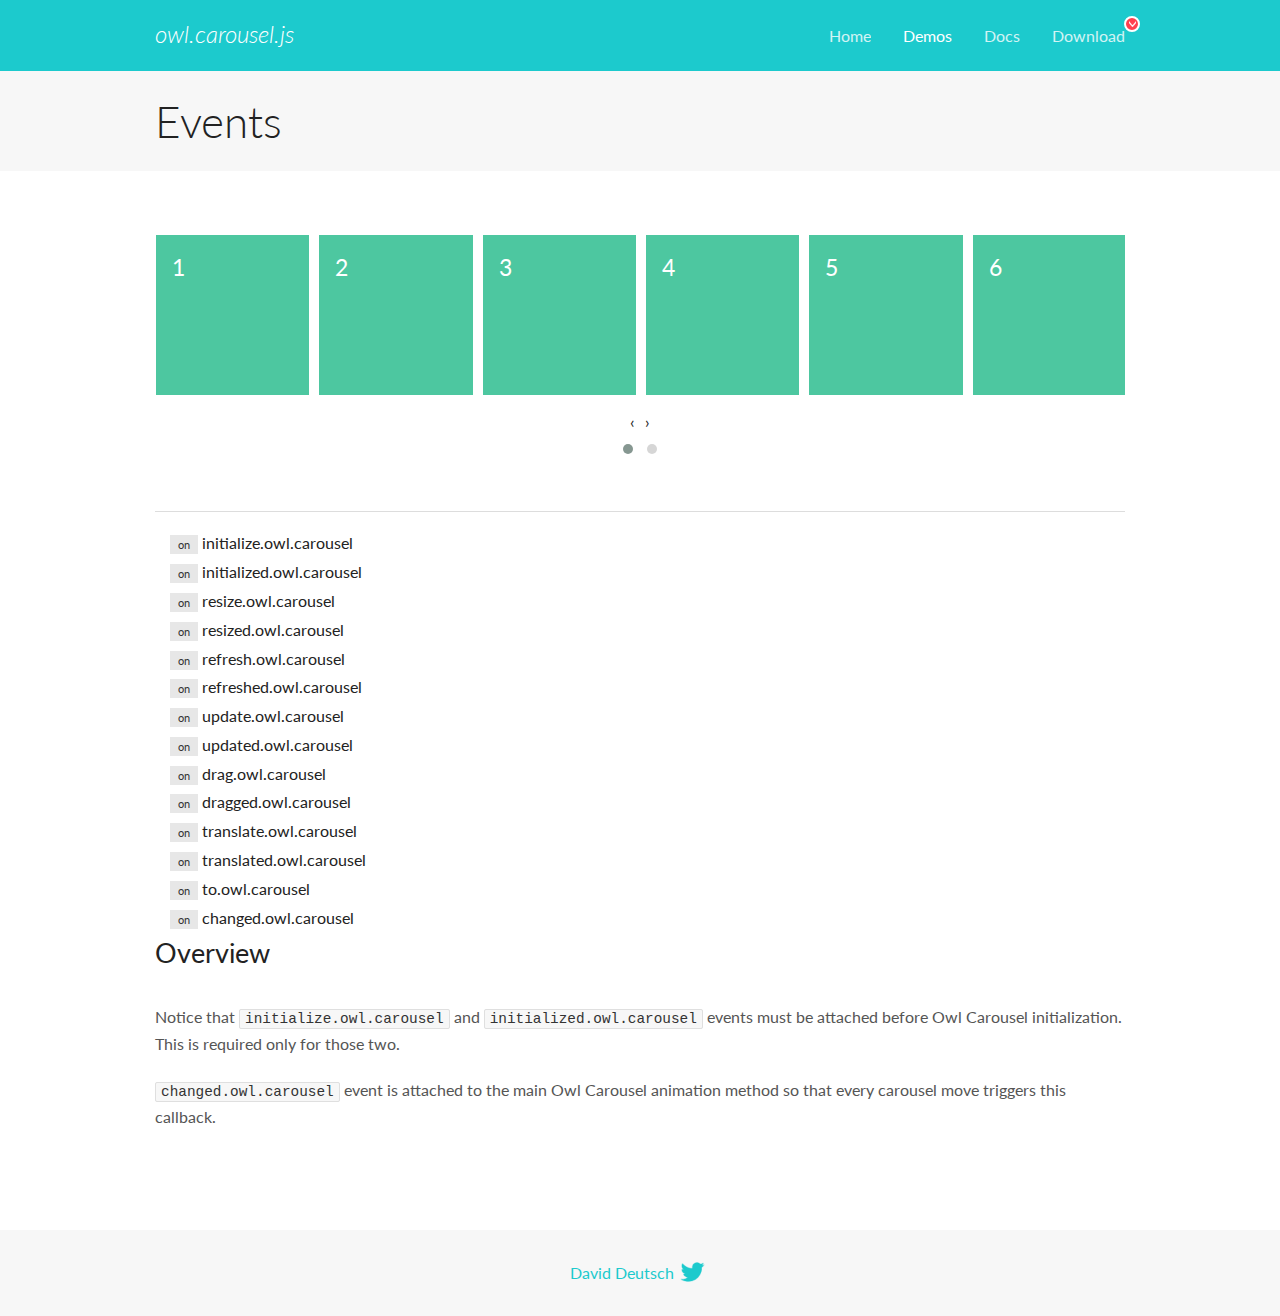
<file: assets/OwlCarousel2-2.3.4/docs/demos/events.html>
<!DOCTYPE html>
<html lang="en">
  <head>

    <!-- head -->
    <meta charset="utf-8">
    <meta name="msapplication-tap-highlight" content="no" />
    <meta name="viewport" content="width=device-width, initial-scale=1.0" />
    <meta name="description" content="Events usage demo">
    <meta name="author" content="David Deutsch">
    <title>
      Events Demo | Owl Carousel | 2.3.4
    </title>

    <!-- Stylesheets -->
    <link href='https://fonts.googleapis.com/css?family=Lato:300,400,700,400italic,300italic' rel='stylesheet' type='text/css'>
    <link rel="stylesheet" href="../assets/css/docs.theme.min.css">

    <!-- Owl Stylesheets -->
    <link rel="stylesheet" href="../assets/owlcarousel/assets/owl.carousel.min.css">
    <link rel="stylesheet" href="../assets/owlcarousel/assets/owl.theme.default.min.css">

    <!-- HTML5 shim and Respond.js IE8 support of HTML5 elements and media queries -->

    <!--[if lt IE 9]>
      <script src="https://oss.maxcdn.com/libs/html5shiv/3.7.0/html5shiv.js"></script>
      <script src="https://oss.maxcdn.com/libs/respond.js/1.3.0/respond.min.js"></script>
    <![endif]-->

    <!-- Favicons -->
    <link rel="apple-touch-icon-precomposed" sizes="144x144" href="../assets/ico/apple-touch-icon-144-precomposed.png">
    <link rel="shortcut icon" href="../assets/ico/favicon.png">
    <link rel="shortcut icon" href="favicon.ico">

    <!-- Yeah i know js should not be in header. Its required for demos.-->

    <!-- javascript -->
    <script src="../assets/vendors/jquery.min.js"></script>
    <script src="../assets/owlcarousel/owl.carousel.js"></script>
  </head>
  <body>

    <!-- header -->
    <header class="header">
      <div class="row">
        <div class="large-12 columns">
          <div class="brand left">
            <h3>
              <a href="/OwlCarousel2/">owl.carousel.js</a> 
            </h3>
          </div>
          <a id="toggle-nav" class="right">
            <span></span> <span></span> <span></span> 
          </a> 
          <div class="nav-bar">
            <ul class="clearfix">
              <li> <a href="/OwlCarousel2/index.html">Home</a>  </li>
              <li class="active">
                <a href="/OwlCarousel2/demos/demos.html">Demos</a> 
              </li>
              <li> <a href="/OwlCarousel2/docs/started-welcome.html">Docs</a>  </li>
              <li>
                <a href="https://github.com/OwlCarousel2/OwlCarousel2/archive/2.3.4.zip">Download</a> 
                <span class="download"></span> 
              </li>
            </ul>
          </div>
        </div>
      </div>
    </header>

    <!-- title -->
    <section class="title">
      <div class="row">
        <div class="large-12 columns">
          <h1>Events</h1>
        </div>
      </div>
    </section>

    <!--  Demos -->
    <section id="demos">
      <div class="row">
        <div class="large-12 columns">
          <div class="owl-carousel owl-theme">
            <div class="item">
              <h4>1</h4>
            </div>
            <div class="item">
              <h4>2</h4>
            </div>
            <div class="item">
              <h4>3</h4>
            </div>
            <div class="item">
              <h4>4</h4>
            </div>
            <div class="item">
              <h4>5</h4>
            </div>
            <div class="item">
              <h4>6</h4>
            </div>
            <div class="item">
              <h4>7</h4>
            </div>
            <div class="item">
              <h4>8</h4>
            </div>
            <div class="item">
              <h4>9</h4>
            </div>
            <div class="item">
              <h4>10</h4>
            </div>
            <div class="item">
              <h4>11</h4>
            </div>
            <div class="item">
              <h4>12</h4>
            </div>
          </div>
          <hr>
          <div class="large-12 columns callbacks">
            <div><span class="label secondary initialize">on</span>  initialize.owl.carousel </div>
            <div><span class="label secondary initialized">on</span>  initialized.owl.carousel </div>
            <div><span class="label secondary resize">on</span>  resize.owl.carousel </div>
            <div><span class="label secondary resized">on</span>  resized.owl.carousel </div>
            <div><span class="label secondary refresh">on</span>  refresh.owl.carousel </div>
            <div><span class="label secondary refreshed">on</span>  refreshed.owl.carousel </div>
            <div><span class="label secondary update">on</span>  update.owl.carousel </div>
            <div><span class="label secondary updated">on</span>  updated.owl.carousel </div>
            <div><span class="label secondary drag">on</span>  drag.owl.carousel </div>
            <div><span class="label secondary dragged">on</span>  dragged.owl.carousel </div>
            <div><span class="label secondary translate">on</span>  translate.owl.carousel </div>
            <div><span class="label secondary translated">on</span>  translated.owl.carousel </div>
            <div><span class="label secondary to">on</span>  to.owl.carousel </div>
            <div><span class="label secondary changed">on</span>  changed.owl.carousel </div>
          </div>
          <h3 id="overview">Overview</h3>
          <p>Notice that <code>initialize.owl.carousel</code> and <code>initialized.owl.carousel</code> events must be attached before Owl Carousel initialization. This is required only for those two.</p>
          <p><code>changed.owl.carousel</code> event is attached to the main Owl Carousel animation method so that every carousel move triggers this callback.</p>
          <script>
            jQuery(document).ready(function($) {
              var owl = $('.owl-carousel');
              owl.on('initialize.owl.carousel initialized.owl.carousel ' +
                'initialize.owl.carousel initialize.owl.carousel ' +
                'resize.owl.carousel resized.owl.carousel ' +
                'refresh.owl.carousel refreshed.owl.carousel ' +
                'update.owl.carousel updated.owl.carousel ' +
                'drag.owl.carousel dragged.owl.carousel ' +
                'translate.owl.carousel translated.owl.carousel ' +
                'to.owl.carousel changed.owl.carousel',
                function(e) {
                  $('.' + e.type)
                    .removeClass('secondary')
                    .addClass('success');
                  window.setTimeout(function() {
                    $('.' + e.type)
                      .removeClass('success')
                      .addClass('secondary');
                  }, 500);
                });
              owl.owlCarousel({
                loop: true,
                nav: true,
                lazyLoad: true,
                margin: 10,
                video: true,
                responsive: {
                  0: {
                    items: 1
                  },
                  600: {
                    items: 3
                  },
                  960: {
                    items: 5,
                  },
                  1200: {
                    items: 6
                  }
                }
              });
            });
          </script>
        </div>
      </div>
    </section>

    <!-- footer -->
    <footer class="footer">
      <div class="row">
        <div class="large-12 columns">
          <h5>
            <a href="/OwlCarousel2/docs/support-contact.html">David Deutsch</a> 
            <a id="custom-tweet-button" href="https://twitter.com/share?url=https://github.com/OwlCarousel2/OwlCarousel2&text=Owl Carousel - This is so awesome! " target="_blank"></a> 
          </h5>
        </div>
      </div>
    </footer>

    <!-- vendors -->
    <script src="../assets/vendors/highlight.js"></script>
    <script src="../assets/js/app.js"></script>
  </body>
</html>
</file>
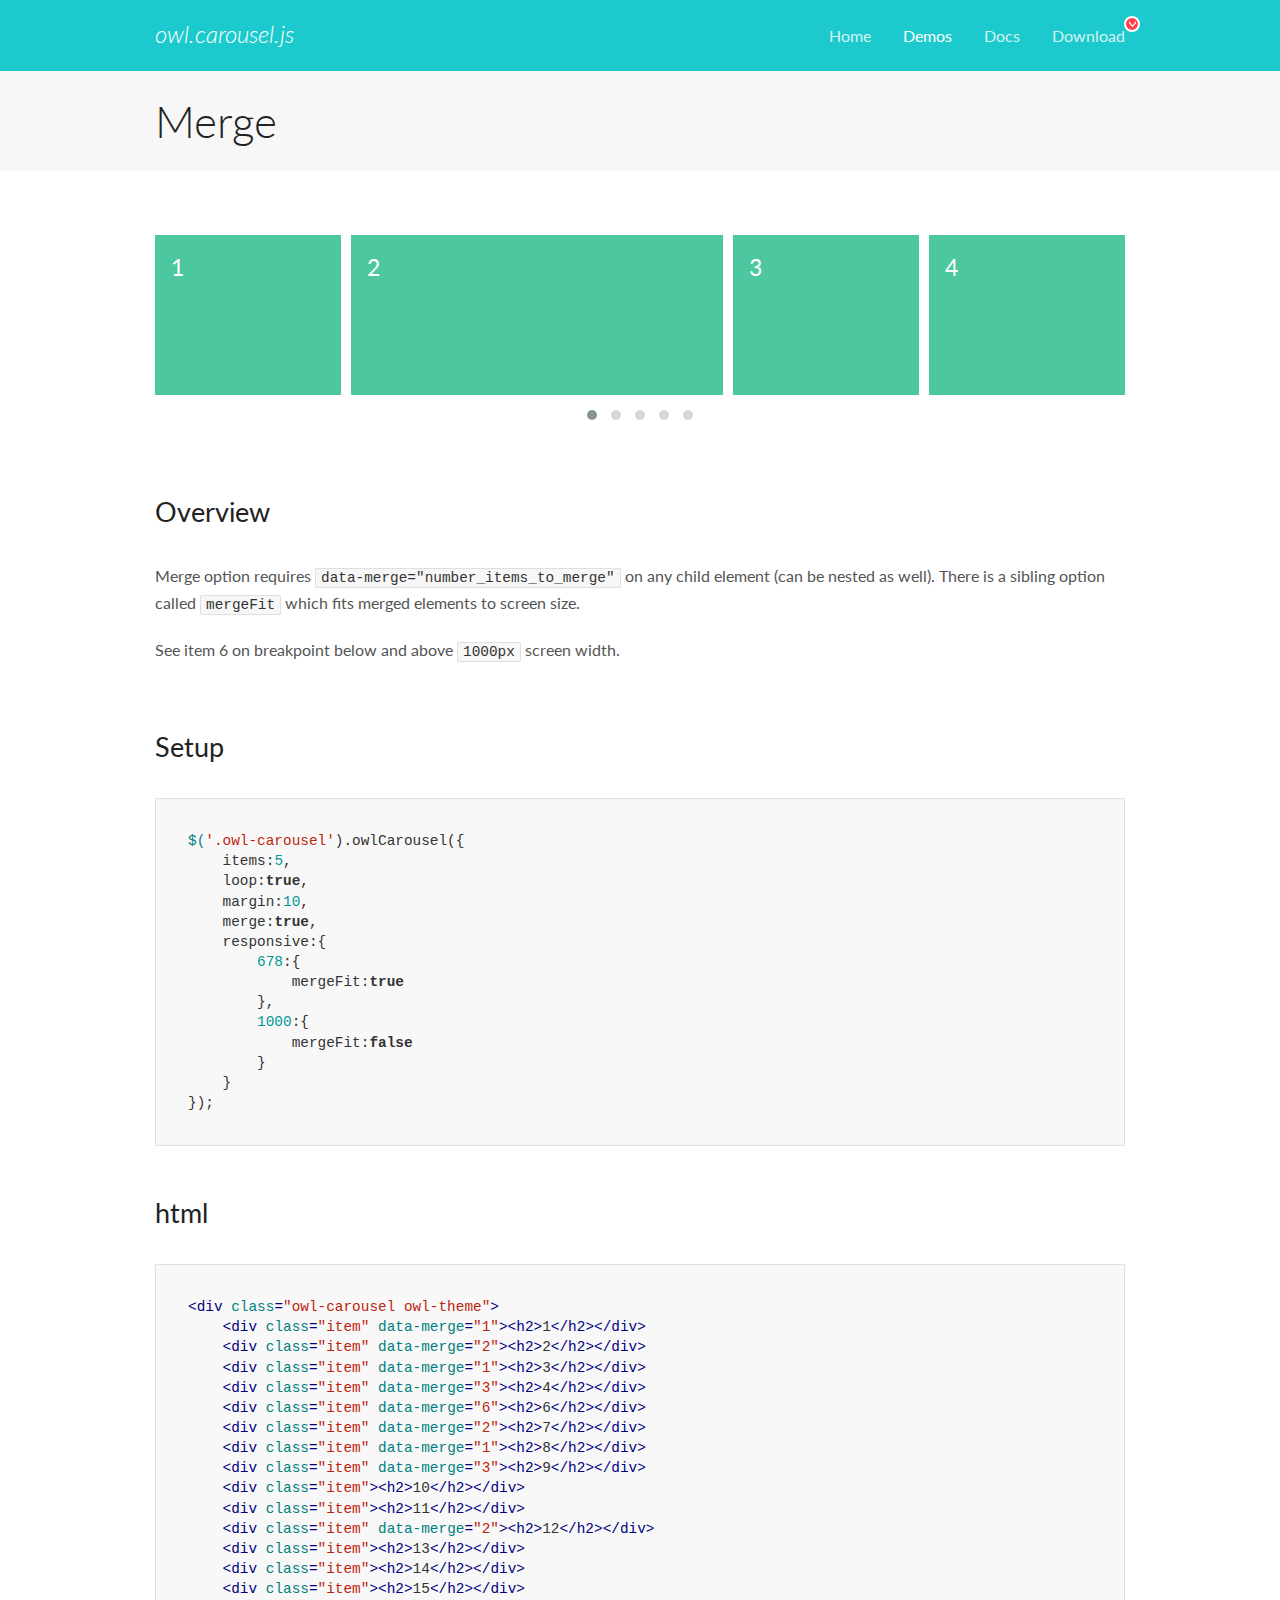
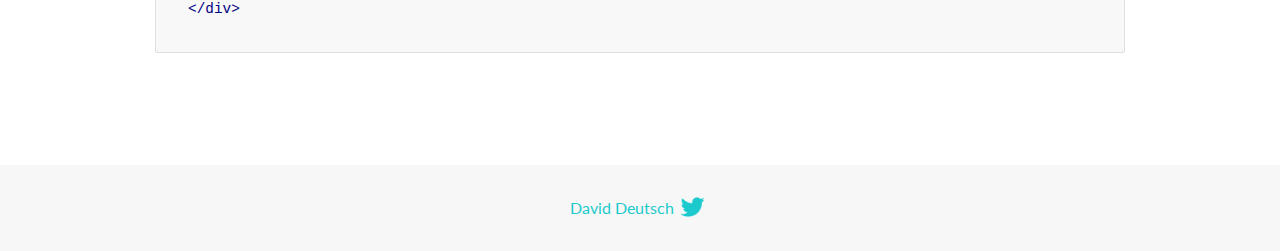
<file: assets/OwlCarousel2-2.3.4/docs/demos/merge.html>
<!DOCTYPE html>
<html lang="en">
  <head>

    <!-- head -->
    <meta charset="utf-8">
    <meta name="msapplication-tap-highlight" content="no" />
    <meta name="viewport" content="width=device-width, initial-scale=1.0" />
    <meta name="description" content="Merge Items">
    <meta name="author" content="David Deutsch">
    <title>
      Merge Demo | Owl Carousel | 2.3.4
    </title>

    <!-- Stylesheets -->
    <link href='https://fonts.googleapis.com/css?family=Lato:300,400,700,400italic,300italic' rel='stylesheet' type='text/css'>
    <link rel="stylesheet" href="../assets/css/docs.theme.min.css">

    <!-- Owl Stylesheets -->
    <link rel="stylesheet" href="../assets/owlcarousel/assets/owl.carousel.min.css">
    <link rel="stylesheet" href="../assets/owlcarousel/assets/owl.theme.default.min.css">

    <!-- HTML5 shim and Respond.js IE8 support of HTML5 elements and media queries -->

    <!--[if lt IE 9]>
      <script src="https://oss.maxcdn.com/libs/html5shiv/3.7.0/html5shiv.js"></script>
      <script src="https://oss.maxcdn.com/libs/respond.js/1.3.0/respond.min.js"></script>
    <![endif]-->

    <!-- Favicons -->
    <link rel="apple-touch-icon-precomposed" sizes="144x144" href="../assets/ico/apple-touch-icon-144-precomposed.png">
    <link rel="shortcut icon" href="../assets/ico/favicon.png">
    <link rel="shortcut icon" href="favicon.ico">

    <!-- Yeah i know js should not be in header. Its required for demos.-->

    <!-- javascript -->
    <script src="../assets/vendors/jquery.min.js"></script>
    <script src="../assets/owlcarousel/owl.carousel.js"></script>
  </head>
  <body>

    <!-- header -->
    <header class="header">
      <div class="row">
        <div class="large-12 columns">
          <div class="brand left">
            <h3>
              <a href="/OwlCarousel2/">owl.carousel.js</a> 
            </h3>
          </div>
          <a id="toggle-nav" class="right">
            <span></span> <span></span> <span></span> 
          </a> 
          <div class="nav-bar">
            <ul class="clearfix">
              <li> <a href="/OwlCarousel2/index.html">Home</a>  </li>
              <li class="active">
                <a href="/OwlCarousel2/demos/demos.html">Demos</a> 
              </li>
              <li> <a href="/OwlCarousel2/docs/started-welcome.html">Docs</a>  </li>
              <li>
                <a href="https://github.com/OwlCarousel2/OwlCarousel2/archive/2.3.4.zip">Download</a> 
                <span class="download"></span> 
              </li>
            </ul>
          </div>
        </div>
      </div>
    </header>

    <!-- title -->
    <section class="title">
      <div class="row">
        <div class="large-12 columns">
          <h1>Merge</h1>
        </div>
      </div>
    </section>

    <!--  Demos -->
    <section id="demos">
      <div class="row">
        <div class="large-12 columns">
          <div class="owl-carousel owl-theme">
            <div class="item" data-merge="1">
              <h4>1</h4>
            </div>
            <div class="item" data-merge="2">
              <h4>2</h4>
            </div>
            <div class="item" data-merge="1">
              <h4>3</h4>
            </div>
            <div class="item" data-merge="3">
              <h4>4</h4>
            </div>
            <div class="item" data-merge="6">
              <h4>6</h4>
            </div>
            <div class="item" data-merge="2">
              <h4>7</h4>
            </div>
            <div class="item" data-merge="1">
              <h4>8</h4>
            </div>
            <div class="item" data-merge="3">
              <h4>9</h4>
            </div>
            <div class="item">
              <h4>10</h4>
            </div>
            <div class="item">
              <h4>11</h4>
            </div>
            <div class="item" data-merge="2">
              <h4>12</h4>
            </div>
            <div class="item">
              <h4>13</h4>
            </div>
            <div class="item">
              <h4>14</h4>
            </div>
            <div class="item">
              <h4>15</h4>
            </div>
          </div>
          <h3 id="overview">Overview</h3>
          <p>Merge option requires <code>data-merge=&quot;number_items_to_merge&quot;</code> on any child element (can be nested as well). There is a sibling option called <code>mergeFit</code> which fits merged elements to screen size. </p>
          <p>See item 6 on breakpoint below and above <code>1000px</code> screen width.</p>
          <h3 id="setup">Setup</h3>
          <pre><code>$(&#39;.owl-carousel&#39;).owlCarousel({
    items:5,
    loop:true,
    margin:10,
    merge:true,
    responsive:{
        678:{
            mergeFit:true
        },
        1000:{
            mergeFit:false
        }
    }
});</code></pre>
          <h3 id="html">html</h3>
          <pre><code>&lt;div class=&quot;owl-carousel owl-theme&quot;&gt;
    &lt;div class=&quot;item&quot; data-merge=&quot;1&quot;&gt;&lt;h2&gt;1&lt;/h2&gt;&lt;/div&gt;
    &lt;div class=&quot;item&quot; data-merge=&quot;2&quot;&gt;&lt;h2&gt;2&lt;/h2&gt;&lt;/div&gt;
    &lt;div class=&quot;item&quot; data-merge=&quot;1&quot;&gt;&lt;h2&gt;3&lt;/h2&gt;&lt;/div&gt;
    &lt;div class=&quot;item&quot; data-merge=&quot;3&quot;&gt;&lt;h2&gt;4&lt;/h2&gt;&lt;/div&gt;
    &lt;div class=&quot;item&quot; data-merge=&quot;6&quot;&gt;&lt;h2&gt;6&lt;/h2&gt;&lt;/div&gt;
    &lt;div class=&quot;item&quot; data-merge=&quot;2&quot;&gt;&lt;h2&gt;7&lt;/h2&gt;&lt;/div&gt;
    &lt;div class=&quot;item&quot; data-merge=&quot;1&quot;&gt;&lt;h2&gt;8&lt;/h2&gt;&lt;/div&gt;
    &lt;div class=&quot;item&quot; data-merge=&quot;3&quot;&gt;&lt;h2&gt;9&lt;/h2&gt;&lt;/div&gt;
    &lt;div class=&quot;item&quot;&gt;&lt;h2&gt;10&lt;/h2&gt;&lt;/div&gt;
    &lt;div class=&quot;item&quot;&gt;&lt;h2&gt;11&lt;/h2&gt;&lt;/div&gt;
    &lt;div class=&quot;item&quot; data-merge=&quot;2&quot;&gt;&lt;h2&gt;12&lt;/h2&gt;&lt;/div&gt;
    &lt;div class=&quot;item&quot;&gt;&lt;h2&gt;13&lt;/h2&gt;&lt;/div&gt;
    &lt;div class=&quot;item&quot;&gt;&lt;h2&gt;14&lt;/h2&gt;&lt;/div&gt;
    &lt;div class=&quot;item&quot;&gt;&lt;h2&gt;15&lt;/h2&gt;&lt;/div&gt;
&lt;/div&gt;</code></pre>
          <script>
            $(document).ready(function() {
              $('.owl-carousel').owlCarousel({
                items: 5,
                loop: true,
                margin: 10,
                merge: true,
                responsive: {
                  678: {
                    mergeFit: true
                  },
                  1000: {
                    mergeFit: false
                  }
                }
              });
            })
          </script>
        </div>
      </div>
    </section>

    <!-- footer -->
    <footer class="footer">
      <div class="row">
        <div class="large-12 columns">
          <h5>
            <a href="/OwlCarousel2/docs/support-contact.html">David Deutsch</a> 
            <a id="custom-tweet-button" href="https://twitter.com/share?url=https://github.com/OwlCarousel2/OwlCarousel2&text=Owl Carousel - This is so awesome! " target="_blank"></a> 
          </h5>
        </div>
      </div>
    </footer>

    <!-- vendors -->
    <script src="../assets/vendors/highlight.js"></script>
    <script src="../assets/js/app.js"></script>
  </body>
</html>
</file>
<file: style.css>
.roboto-black-italic {
  font-family: "Roboto", sans-serif;
  font-weight: 900;
  font-style: italic;
}

.roboto-black {
  font-family: "Roboto", sans-serif;
  font-weight: 900;
  font-style: normal;
}

.roboto-bold-italic {
  font-family: "Roboto", sans-serif;
  font-weight: 700;
  font-style: italic;
}

.roboto-bold {
  font-family: "Roboto", sans-serif;
  font-weight: 700;
  font-style: normal;
}

.roboto-regular-italic {
  font-family: "Roboto", sans-serif;
  font-weight: 400;
  font-style: italic;
}

.roboto-regular {
  font-family: "Roboto", sans-serif;
  font-weight: 400;
  font-style: normal;
}

:root {
  --bg-color: #f5f5f5;
  --text-color: #6c757d;
  --accent-color: #ffd333;
  --contrast-color: #3d464d;
  --gray-color: #ccc;
  --light-gray-color: #eee;
  --red-color: #ee6e73;
  --green-color: #198754;
  --green-light-color: #bbe2c6;
}


/* General */
html,
body {
  box-sizing: border-box;
  height: 100%;
}

body {
  font-family: 'Roboto', sans-serif;
  min-width: 320px;
  background-color: var(--bg-color);
  color: var(--text-color);
}

a {
  color: var(--text-color);
  text-decoration: none;
}

img {
  min-width: 100%;
  height: auto;
}

ul,
li {
  list-style: none;
  margin: 0;
  padding: 0;
}

section {
  padding: 50px 0;
}


/* Header */

.header {}

.header-top {}

.container-fluid {}

.row {}

.col-md-4 {}

.header-top-phone {}

.bi {}

.bi-telephone {
  margin-right: 8px;
}

.bi-telephone-mobi {
  display: none;
}

.social-icons {
  /* display: flex; */
  justify-content: center;
}

.social-icons li {
  margin-right: 10px;
}

.social-icons-link {
  background-color: var(--accent-color);
  color: var(--contrast-color);
  width: 31px;
  height: 31px;
  line-height: 28px;
  border-radius: 50%;
  float: left;
  text-align: center;
  transition: all .3s;
}

.social-icons-link:hover {
  background-color: var(--contrast-color);
  color: var(--accent-color);
}

.bi-facebook {}

.bi-youtube {}

.bi-instagram {}

.btn-group {}

.dropdown {}

.btn {
  /* --bs-btn-padding-y: .2rem; --bs-btn-padding-x: .4rem; --bs-btn-font-size: .65rem; */
}

.btn-secondary {}

.dropdown-toggle {}

.dropdown-menu {}

.dropdown-item {}

.header-middle {}

.form-control:focus {
  border-color: var(--accent-color);
  box-shadow: none;
}

.form-control::placeholder {
  color: var(--gray-color);
}

.cart-buttons {}

.header-bottom {}

.sticky-top {
  position: sticky;
  top: 0;
}


/* Main */
.main {}


/* breadcrumbs */
.breadcrumbs {
  margin: 30px 0;
  padding: 1rem;
  background-color: #fff;
}

.breadcrumbs li {
  margin-right: 0.5rem;
  color: var(--contrast-color);
  transition: all .5s;
}

.breadcrumbs a:hover {
  color: var(--accent-color);
}

.breadcrumbs a::after {
  content: "/";
  padding-left: .5rem;
  color: var(--contrast-color);
}

.sidebar {
  background-color: #fff;
  padding: 0.5rem 1rem;
}

.sidebar .section-title span {
  background-color: #fff;
}



.filter-block:not(:last-child) {
  margin-bottom: 2rem;
}

.form-check {
  margin-bottom: 0.5rem;
}

.form-check-input:focus {
  border-color: var(--gray-color);
  box-shadow: none;
}

.filter-block .badge {
  color: var(--text-color);
}




/* main-advanages */
.advantages {}

.section-title {
  position: relative;
  text-transform: uppercase;
  text-align: center;
  color: var(--contrast-color);
  font-weight: 700;
  font-size: 2rem;
}

.section-title span {
  background-color: var(--bg-color);
  padding: 0 1rem;
}

.section-title::after {
  position: absolute;
  content: "";
  width: 100%;
  top: 50%;
  left: 0;
  border-top: 1px dashed var(--text-color);
  z-index: -1;
}

@media all and (max-width: 390px) {
  .section-title::after {
    display: none;
  }
}

.advantages__items {}

.advantages__item {
  padding: 12px;
  background-color: #fff;
}

.advantages__item:hover {
  box-shadow: 0 15px 30px -20px rgba(0, 0, 0, .5)
}

.advantages__icon {
  font-weight: 700;
  color: #ffd333;
  padding-right: 18px;
}

/* main-featured-products */
.featured-products {}

.product-card {
  position: relative;
  background-color: #fff;
  border: 1px solid var(--gray-color);
  transition: all .3s;
}

.product-card:hover {
  box-shadow: 0 10px 20px -15px rgba(0, 0, 0, .75);
}

.product-card-offer {
  position: absolute;
  top: 5px;
  right: 5px;
  color: #fff;
  text-transform: uppercase;
}

.product-card-offer>div {
  width: 40px;
  height: 40px;
  line-height: 40px;
  text-align: center;
  font-size: 14px;
  font-weight: bold;
  letter-spacing: .8px;
  border-radius: 50%;
}

.offer-hit {
  background-color: var(--red-color);
  margin-bottom: 3px;
}

.offer-new {
  background-color: var(--accent-color);
}

.product-thumb {}

.product-details {
  padding: 10px 20px;
}

.product-details h4 a {
  display: -webkit-box;
  -webkit-line-clamp: 2;
  -webkit-box-orient: vertical;
  height: 60px;
  overflow: hidden;
  transition: all .3s;
}

.product-details h4 a:hover {
  color: var(--green-color);
}

.product-excerpt {
  display: -webkit-box;
  -webkit-line-clamp: 3;
  -webkit-box-orient: vertical;
  height: 72px;
  overflow: hidden;
}

.product-bottom-details {
  border-top: 1px solid var(--light-gray-color);
  padding-top: 1rem;
}

.prdouct-price {
  font-size: 18px;
  color: var(--red-color);
  font-weight: 600;
}

.prdouct-price small {
  color: var(--text-color);
  text-decoration: line-through;
  font-weight: 400;
  margin-right: 8px;
}

.product-links {}

.about-us {}

.page-link {
  color: var(--text-color);
}

.page-link:hover {
  color: var(--contrast-color);
  background-color: var(--green-light-color);
}

.active>.page-link,
.page-link.active {
  z-index: 3;
  color: var(--bs-pagination-active-color);
  background-color: var(--green-color);
  border-color: var(--green-color);
}


/* Footer */
.footer {
  margin-top: 1%;
  background-color: var(--green-light-color);
}

footer h4 {}

.footer-social-icons {
  display: flex;
  justify-content: left;
  align-items: center;
}

.footer-social-icons li {
  margin-right: 10px;
}

.list-unstyled {}

#to-top {
  display: none;
  position: fixed;
  bottom: 22px;
  right: 22px;
  background-color: var(--green-light-color);
  color: var(--contrast-color);
  opacity: .5;
  width: 41px;
  height: 41px;
  line-height: 28px;
  border-radius: 18%;
  /* float: right; */
  text-align: center;
  transition: all .3s;
  z-index: 33;
}

#to-top:hover {
  background-color: var(--green-light-color);
  opacity: 1;
}





.offcanvasCart-table .product-img-td {
  width: 85px;
  text-align: center;
}

.offcanvasCart-table img {
  max-width: 80px;
}

.offcanvasCart-table a {
  display: block;
}

@media all and (max-width: 390px) {
  .table-responsive {
    margin-bottom: 12px;
  }
}
</file>
